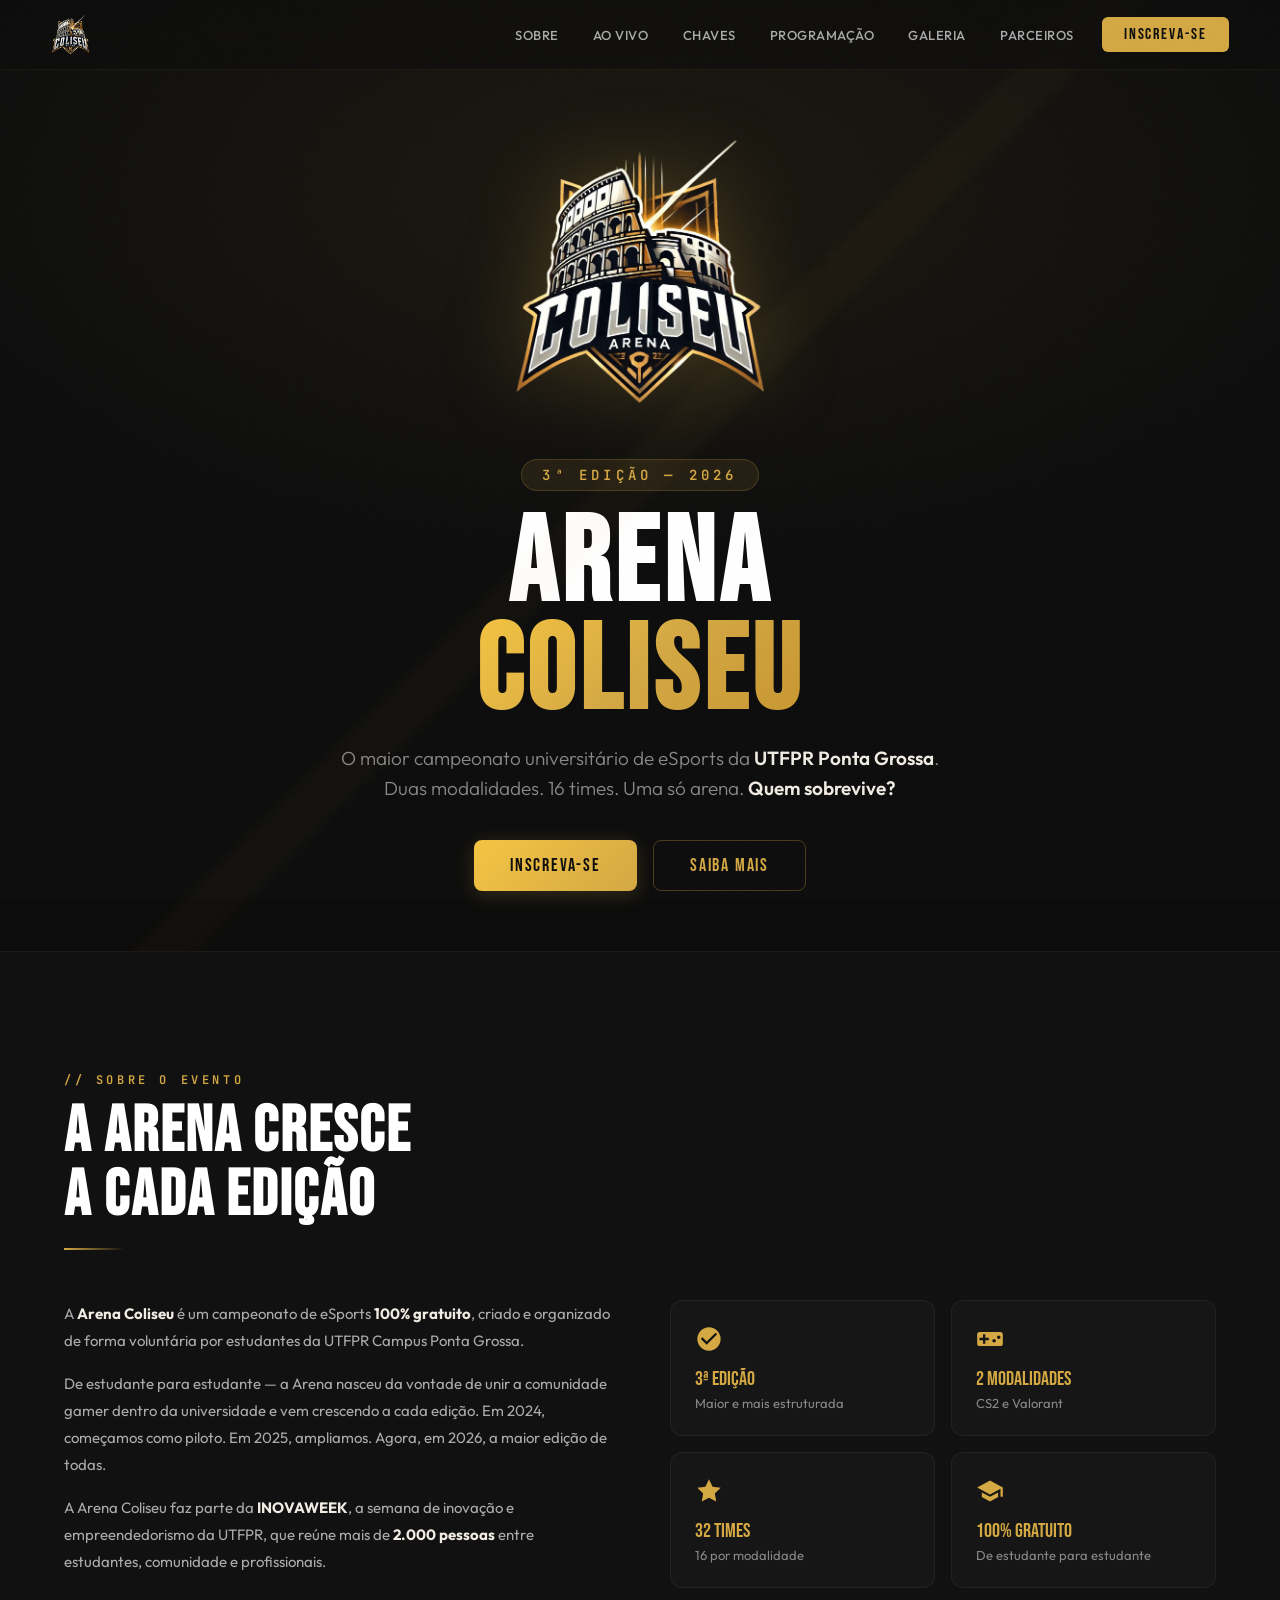
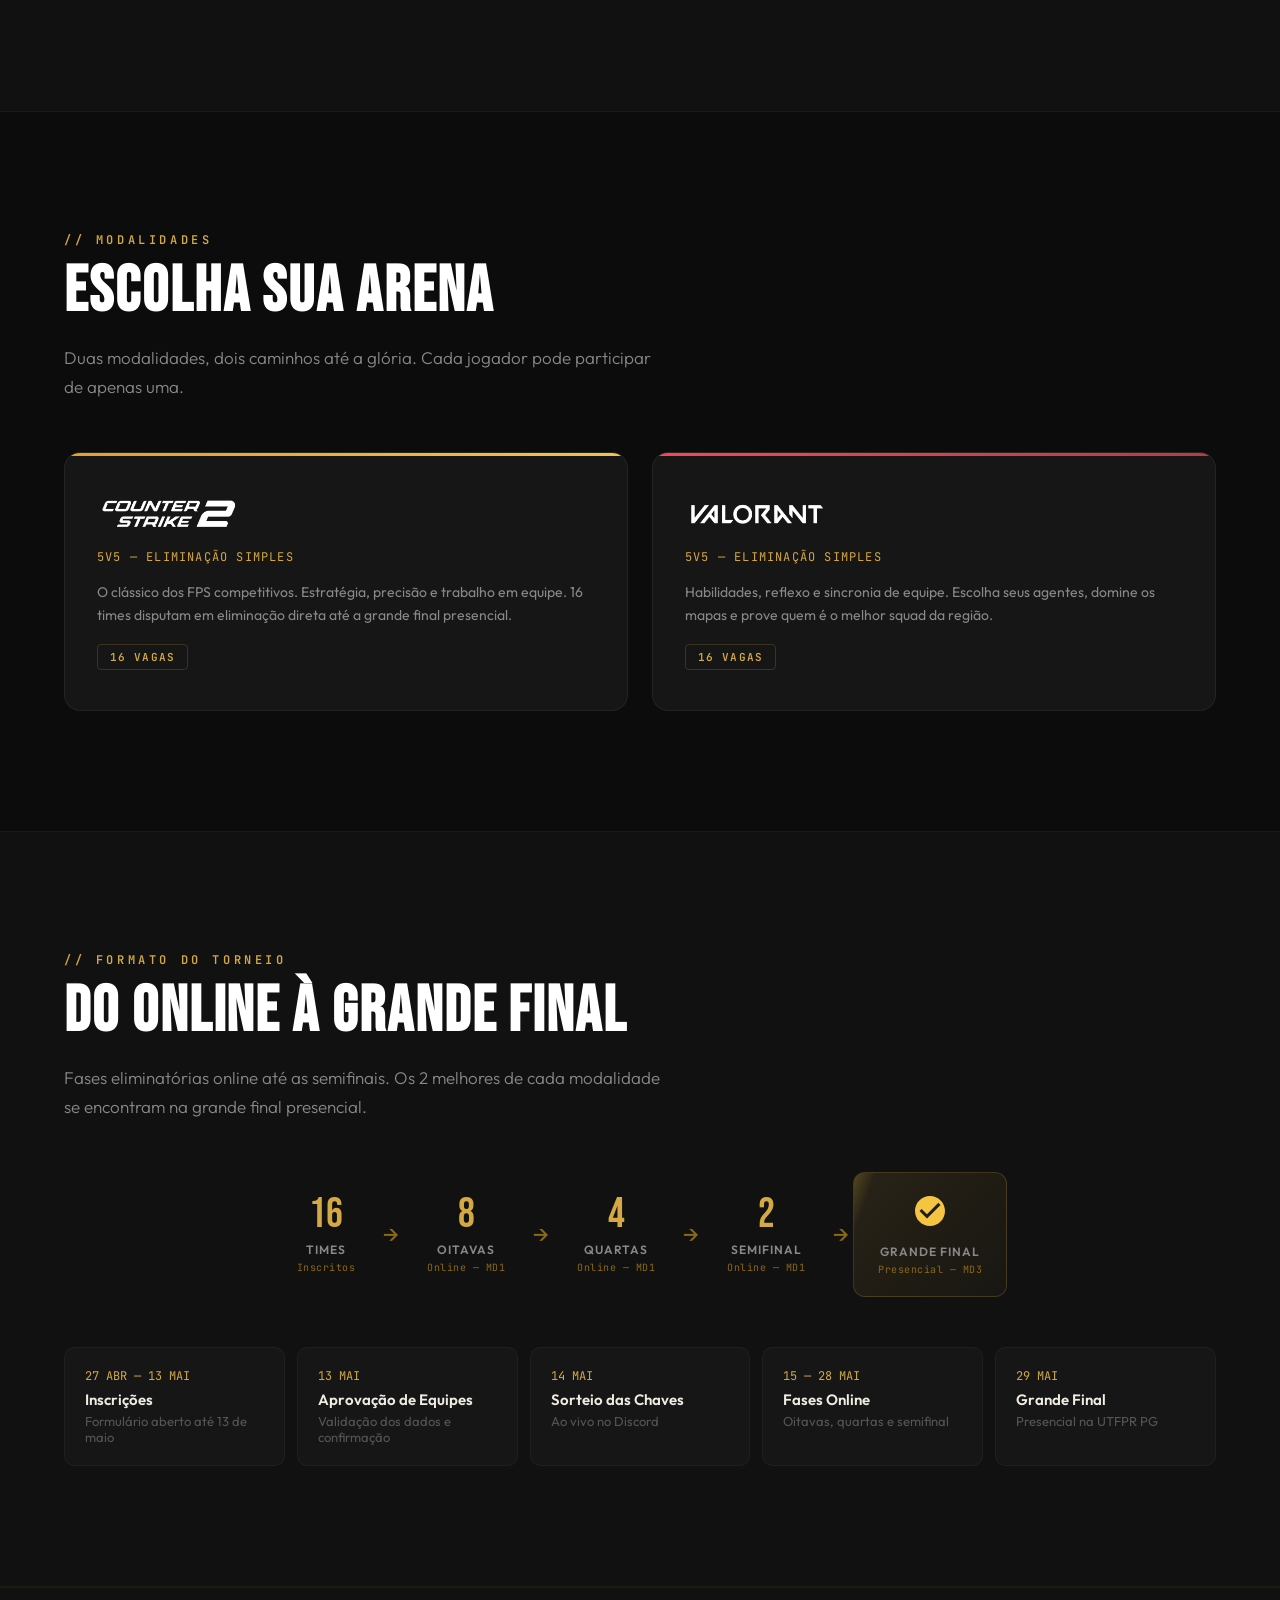
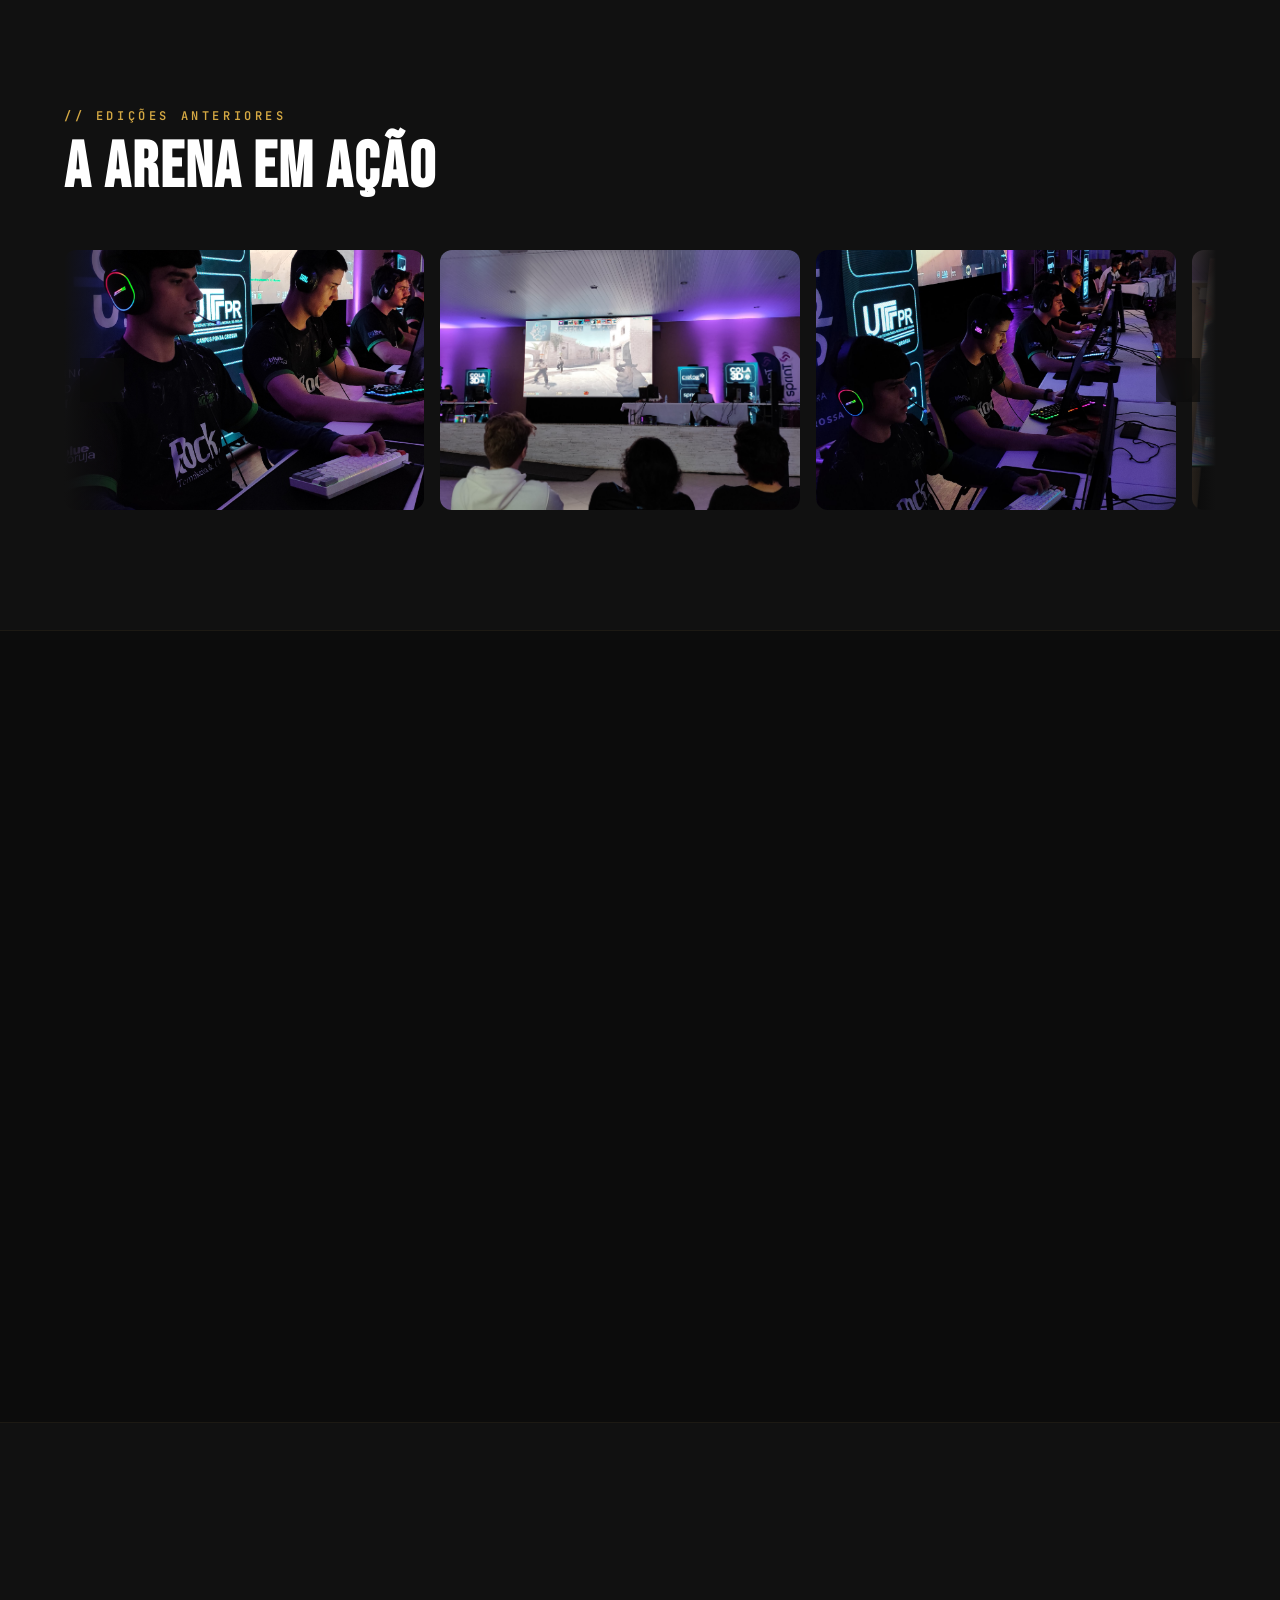
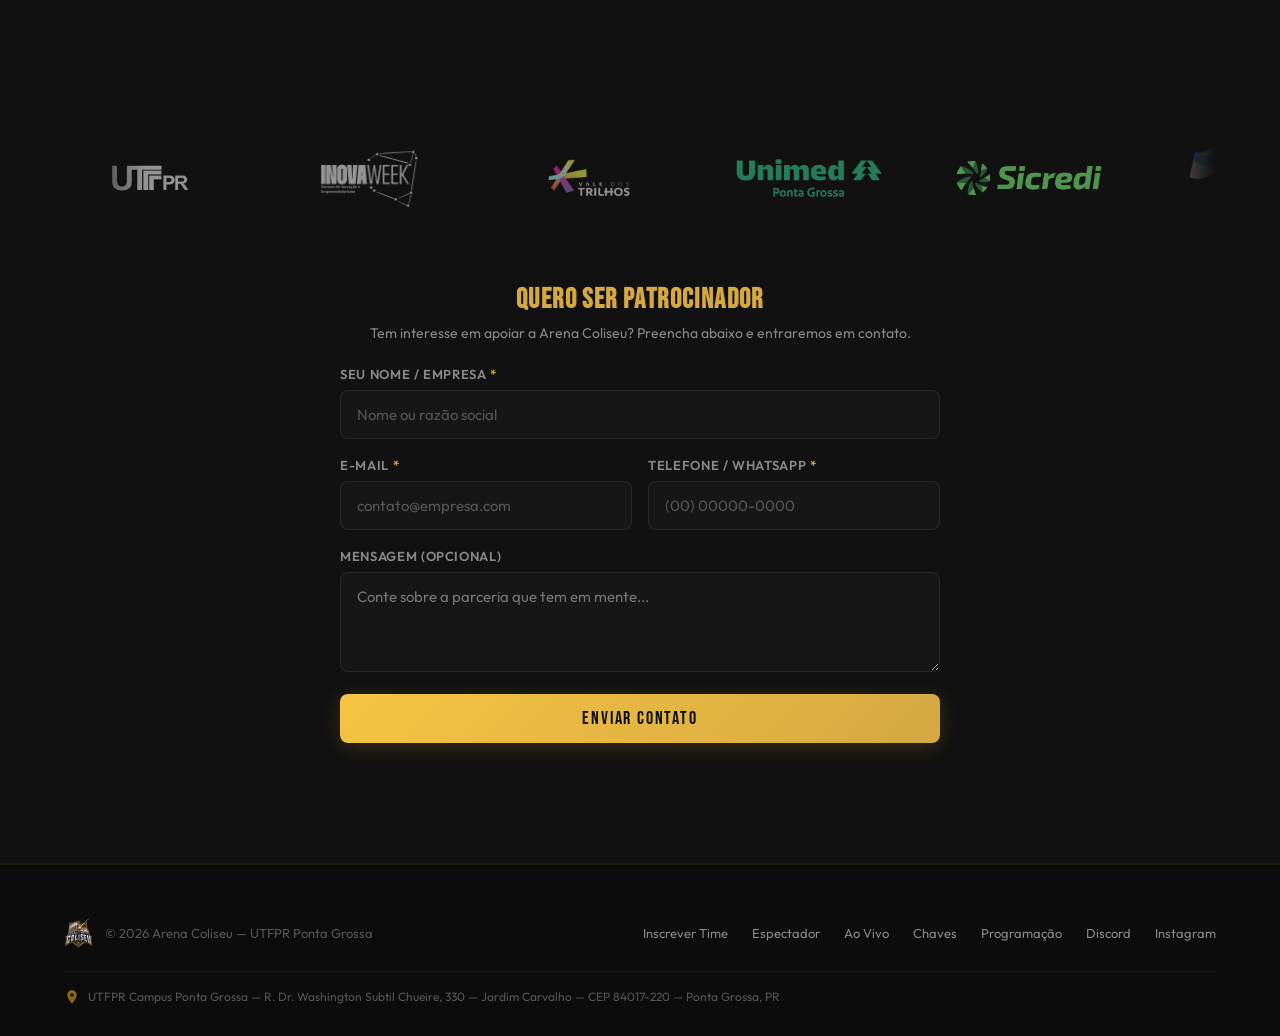
<file: index.html>
<!DOCTYPE html>
<html lang="pt-BR">
<head>
<meta charset="UTF-8">
<meta name="viewport" content="width=device-width, initial-scale=1.0">
<title>Arena Coliseu — 3ª Edição | Campeonato de eSports</title>
<link rel="stylesheet" href="styles.css">
<style>
/* HERO */
.hero {
  position: relative; min-height: 100vh; display: flex; flex-direction: column;
  align-items: center; justify-content: center; text-align: center;
  padding: calc(var(--header-h) + 40px) 24px 60px; overflow: hidden;
}
.hero::before { content: ''; position: absolute; top: -20%; left: 50%; transform: translateX(-50%); width: 120%; height: 80%; background: radial-gradient(ellipse at center, rgba(212,168,67,0.08) 0%, transparent 70%); pointer-events: none; }
.hero::after { content: ''; position: absolute; inset: 0; pointer-events: none; background: linear-gradient(135deg, transparent 48%, rgba(212,168,67,0.03) 49%, rgba(212,168,67,0.03) 51%, transparent 52%); }
.hero__logo { width: clamp(140px, 22vw, 260px); margin-bottom: 24px; filter: drop-shadow(0 0 40px rgba(212,168,67,0.25)); animation: heroFloat 4s ease-in-out infinite; }
@keyframes heroFloat { 0%,100% { transform: translateY(0); } 50% { transform: translateY(-10px); } }
.hero__edition { font-family: var(--font-mono); font-size: clamp(12px,1.5vw,14px); font-weight: 600; letter-spacing: 0.3em; text-transform: uppercase; color: var(--gold); background: rgba(212,168,67,0.1); border: 1px solid rgba(212,168,67,0.2); padding: 6px 20px; border-radius: 100px; margin-bottom: 20px; animation: fadeUp .8s .2s both var(--ease-out-expo); }
.hero__title { font-family: var(--font-display); font-size: clamp(48px,10vw,120px); line-height: .9; letter-spacing: .04em; color: var(--white-pure); margin-bottom: 16px; animation: fadeUp .8s .35s both var(--ease-out-expo); }
.hero__title span { display: block; background: linear-gradient(135deg, var(--gold-bright), var(--gold), var(--gold-deep)); -webkit-background-clip: text; -webkit-text-fill-color: transparent; background-clip: text; }
.hero__sub { font-size: clamp(15px,2vw,19px); font-weight: 300; color: var(--gray-light); max-width: 600px; line-height: 1.6; margin-bottom: 36px; animation: fadeUp .8s .5s both var(--ease-out-expo); }
.hero__sub strong { color: var(--white); font-weight: 600; }
.hero__actions { display: flex; gap: 16px; flex-wrap: wrap; justify-content: center; animation: fadeUp .8s .65s both var(--ease-out-expo); }
@keyframes fadeUp { from { opacity: 0; transform: translateY(30px); } to { opacity: 1; transform: translateY(0); } }

/* ABOUT */
.about__grid { display: grid; grid-template-columns: 1fr 1fr; gap: 60px; margin-top: 50px; align-items: start; }
.about__text p { font-size: 15px; color: var(--gray-muted); line-height: 1.8; margin-bottom: 16px; }
.about__text p strong { color: var(--white); }
.about__cards { display: grid; grid-template-columns: 1fr 1fr; gap: 16px; }
.about__card { background: var(--black-card); border: 1px solid rgba(255,255,255,0.05); border-radius: 12px; padding: 24px; transition: border-color .3s, transform .3s; }
.about__card:hover { border-color: rgba(212,168,67,0.2); transform: translateY(-4px); }
.about__card svg { width: 28px; height: 28px; fill: var(--gold); margin-bottom: 10px; }
.about__card__title { font-family: var(--font-display); font-size: 20px; color: var(--gold); }
.about__card__desc { font-size: 13px; color: var(--gray-light); margin-top: 4px; }
@media (max-width: 768px) { .about__grid { grid-template-columns: 1fr; gap: 40px; } }

/* MODALITIES */
.modalities__grid { display: grid; grid-template-columns: 1fr 1fr; gap: 24px; margin-top: 50px; }
.mod-card { position: relative; border-radius: 16px; overflow: hidden; border: 1px solid rgba(255,255,255,0.06); background: var(--black-card); padding: 40px 32px; transition: border-color .4s, transform .4s; }
.mod-card:hover { border-color: rgba(212,168,67,0.25); transform: translateY(-4px); }
.mod-card::before { content: ''; position: absolute; top: 0; left: 0; right: 0; height: 3px; }
.mod-card--cs::before { background: linear-gradient(90deg, #E8A025, #F5C542); }
.mod-card--val::before { background: linear-gradient(90deg, #FD4556, #BD3944); }
.mod-card__logo { height: 40px; margin-bottom: 16px; }
.mod-card__format { font-family: var(--font-mono); font-size: 12px; letter-spacing: .1em; color: var(--gold); text-transform: uppercase; margin-bottom: 16px; }
.mod-card__desc { font-size: 14px; color: var(--gray-light); line-height: 1.7; }
.mod-card__badge { display: inline-block; margin-top: 16px; font-family: var(--font-mono); font-size: 11px; font-weight: 600; letter-spacing: .1em; text-transform: uppercase; padding: 5px 12px; border-radius: 4px; border: 1px solid rgba(212,168,67,0.2); color: var(--gold); }
@media (max-width: 768px) { .modalities__grid { grid-template-columns: 1fr; } }

/* FORMAT */
.format__bracket { margin-top: 50px; display: flex; align-items: center; justify-content: center; gap: 0; flex-wrap: wrap; }
.bracket-stage { text-align: center; padding: 20px 24px; }
.bracket-stage__num { font-family: var(--font-display); font-size: 42px; color: var(--gold); line-height: 1; }
.bracket-stage__label { font-size: 12px; font-weight: 600; letter-spacing: .08em; text-transform: uppercase; color: var(--gray-light); margin-top: 6px; }
.bracket-stage__mode { font-family: var(--font-mono); font-size: 10px; color: var(--gold-dim); letter-spacing: .05em; margin-top: 4px; }
.bracket-arrow { font-size: 24px; color: var(--gold-dim); margin: 0 4px; }
.bracket-stage--final { background: linear-gradient(135deg, rgba(212,168,67,0.12), rgba(212,168,67,0.04)); border: 1px solid rgba(212,168,67,0.2); border-radius: 12px; }
.format__timeline { margin-top: 50px; display: grid; grid-template-columns: repeat(auto-fit, minmax(200px, 1fr)); gap: 12px; }
.tl-item { background: var(--black-card); border: 1px solid rgba(255,255,255,0.04); border-radius: 10px; padding: 20px; transition: border-color .3s; }
.tl-item:hover { border-color: rgba(212,168,67,0.15); }
.tl-item__date { font-family: var(--font-mono); font-size: 12px; color: var(--gold); }
.tl-item__title { font-weight: 600; font-size: 15px; color: var(--white); margin-top: 6px; }
.tl-item__desc { font-size: 13px; color: var(--gray); margin-top: 4px; }

/* GALLERY */
.gallery-carousel { margin-top: 50px; overflow: hidden; position: relative; }
.gallery-carousel::before, .gallery-carousel::after { content: ''; position: absolute; top: 0; bottom: 0; width: 60px; z-index: 2; pointer-events: none; }
.gallery-carousel::before { left: 0; background: linear-gradient(to right, var(--black-light), transparent); }
.gallery-carousel::after { right: 0; background: linear-gradient(to left, var(--black-light), transparent); }
.gallery-track { display: flex; gap: 16px; width: max-content; transition: transform 0.5s cubic-bezier(0.16,1,0.3,1); }
.gallery-item { flex-shrink: 0; width: 360px; height: 260px; border-radius: 12px; overflow: hidden; }
.gallery-item img { width: 100%; height: 100%; object-fit: cover; transition: transform .6s var(--ease-out-expo); }
.gallery-item:hover img { transform: scale(1.06); }
.gallery-arrow {
  position: absolute; top: 50%; transform: translateY(-50%); z-index: 5;
  width: 44px; height: 44px; border-radius: 50%; border: none;
  background: rgba(12,12,12,0.7); backdrop-filter: blur(8px);
  color: var(--gold); font-size: 20px; cursor: pointer;
  display: flex; align-items: center; justify-content: center;
  transition: background .3s, transform .3s, box-shadow .3s;
}
.gallery-arrow:hover { background: rgba(212,168,67,0.2); box-shadow: 0 0 15px rgba(212,168,67,0.2); transform: translateY(-50%) scale(1.1); }
.gallery-arrow--left { left: 16px; }
.gallery-arrow--right { right: 16px; }
@media (max-width: 600px) { .gallery-item { width: 280px; height: 200px; } .gallery-arrow { width: 36px; height: 36px; font-size: 16px; } }

/* INSCRICAO SECTION */
.inscricao-cards { display: grid; grid-template-columns: 1fr 1fr; gap: 30px; margin: 40px auto 0; max-width: 750px; }
.inscricao-card {
  background: var(--black-card); border: 2px solid rgba(212,168,67,0.15); border-radius: 16px;
  padding: 48px 32px; text-align: center; transition: border-color .3s, transform .3s, box-shadow .3s;
  position: relative; overflow: hidden;
  box-shadow: 0 0 20px rgba(212,168,67,0.08), inset 0 0 20px rgba(212,168,67,0.02);
  animation: inscricaoGlow 2.5s ease-in-out infinite alternate;
}
@keyframes inscricaoGlow {
  0% { box-shadow: 0 0 20px rgba(212,168,67,0.08), inset 0 0 20px rgba(212,168,67,0.02); border-color: rgba(212,168,67,0.15); }
  100% { box-shadow: 0 0 35px rgba(212,168,67,0.2), inset 0 0 25px rgba(212,168,67,0.04); border-color: rgba(212,168,67,0.35); }
}
.inscricao-card::before {
  content: ''; position: absolute; width: 50px; height: 200%; top: -50%; left: -50px;
  background: linear-gradient(90deg, transparent, rgba(245,197,66,0.15), transparent);
  animation: inscricaoSweep 4s ease-in-out infinite; transform: skewX(-20deg); pointer-events: none;
}
@keyframes inscricaoSweep { 0% { left: -50px; } 50% { left: calc(100% + 50px); } 100% { left: -50px; } }
.inscricao-card:hover { border-color: var(--gold); transform: translateY(-6px); box-shadow: 0 0 40px rgba(212,168,67,0.3), inset 0 0 30px rgba(212,168,67,0.05); }
.inscricao-card svg { width: 56px; height: 56px; fill: var(--gold); margin-bottom: 20px; }
.inscricao-card h3 { font-family: var(--font-display); font-size: 28px; color: var(--white); letter-spacing: .05em; margin-bottom: 10px; }
.inscricao-card p { font-size: 14px; color: var(--gray-light); margin-bottom: 24px; line-height: 1.6; }
.inscricao-card .btn { font-size: 16px; padding: 14px 28px; }

/* Grande Final glow in format section */
.bracket-stage--final {
  animation: finalStageGlow 2.5s ease-in-out infinite alternate;
  position: relative; overflow: hidden;
}
@keyframes finalStageGlow {
  0% { box-shadow: 0 0 15px rgba(212,168,67,0.1); border-color: rgba(212,168,67,0.2); }
  100% { box-shadow: 0 0 30px rgba(212,168,67,0.3); border-color: rgba(212,168,67,0.5); }
}
.bracket-stage--final::after {
  content: ''; position: absolute; width: 40px; height: 200%; top: -50%; left: -40px;
  background: linear-gradient(90deg, transparent, rgba(245,197,66,0.2), transparent);
  animation: inscricaoSweep 3.5s ease-in-out infinite; transform: skewX(-20deg); pointer-events: none;
}

/* SPONSORS CTA */
.sponsors__cta { margin: 60px auto 0; max-width: 600px; text-align: center; }
.sponsors__cta .form { text-align: left; }
.sponsors__cta h3 { font-family: var(--font-display); font-size: 28px; color: var(--gold); letter-spacing: .05em; margin-bottom: 8px; }
.sponsors__cta > p { font-size: 14px; color: var(--gray-light); margin-bottom: 24px; }
</style>
</head>
<body>

<!-- HEADER -->
<header class="header" id="header">
  <a href="index.html"><img src="assets/img/logo.png" alt="Arena Coliseu" class="header__logo"></a>
  <nav class="nav" id="nav">
    <a href="#sobre" class="nav__link" onclick="closeNav()">Sobre</a>
    <a href="transmissao.html" class="nav__link" onclick="closeNav()">Ao Vivo</a>
    <a href="chaves.html" class="nav__link" onclick="closeNav()">Chaves</a>
    <a href="programacao.html" class="nav__link" onclick="closeNav()">Programação</a>
    <a href="#galeria" class="nav__link" onclick="closeNav()">Galeria</a>
    <a href="#patrocinadores" class="nav__link" onclick="closeNav()">Parceiros</a>
    <a href="#inscricao" class="nav__cta" onclick="closeNav()">Inscreva-se</a>
  </nav>
  <button class="hamburger" id="hamburger" aria-label="Menu"><span></span><span></span><span></span></button>
</header>

<!-- HERO -->
<section class="hero">
  <img src="assets/img/logo.png" alt="Arena Coliseu" class="hero__logo">
  <div class="hero__edition">3ª Edição — 2026</div>
  <h1 class="hero__title">Arena<br><span>Coliseu</span></h1>
  <p class="hero__sub">O maior campeonato universitário de eSports da <strong>UTFPR Ponta Grossa</strong>. Duas modalidades. 16 times. Uma só arena. <strong>Quem sobrevive?</strong></p>
  <div class="hero__actions">
    <a href="#inscricao" class="btn btn--primary">Inscreva-se</a>
    <a href="#sobre" class="btn btn--outline">Saiba Mais</a>
  </div>
</section>

<!-- ABOUT -->
<section class="section section--alt" id="sobre">
  <div data-reveal>
    <div class="section__label">// Sobre o Evento</div>
    <h2 class="section__title">A Arena Cresce<br>a Cada Edição</h2>
    <div class="gold-line"></div>
  </div>
  <div class="about__grid">
    <div class="about__text" data-reveal="left" data-delay="100">
      <p>A <strong>Arena Coliseu</strong> é um campeonato de eSports <strong>100% gratuito</strong>, criado e organizado de forma voluntária por estudantes da UTFPR Campus Ponta Grossa.</p>
      <p>De estudante para estudante — a Arena nasceu da vontade de unir a comunidade gamer dentro da universidade e vem crescendo a cada edição. Em 2024, começamos como piloto. Em 2025, ampliamos. Agora, em 2026, a maior edição de todas.</p>
      <p>A Arena Coliseu faz parte da <strong>INOVAWEEK</strong>, a semana de inovação e empreendedorismo da UTFPR, que reúne mais de <strong>2.000 pessoas</strong> entre estudantes, comunidade e profissionais.</p>
    </div>
    <div class="about__cards" data-reveal="right" data-delay="200">
      <div class="about__card">
        <svg viewBox="0 0 24 24"><path d="M12 2C6.48 2 2 6.48 2 12s4.48 10 10 10 10-4.48 10-10S17.52 2 12 2zm-2 15l-5-5 1.41-1.41L10 14.17l7.59-7.59L19 8l-9 9z"/></svg>
        <div class="about__card__title">3ª Edição</div>
        <div class="about__card__desc">Maior e mais estruturada</div>
      </div>
      <div class="about__card">
        <svg viewBox="0 0 24 24"><path d="M21 6H3c-1.1 0-2 .9-2 2v8c0 1.1.9 2 2 2h18c1.1 0 2-.9 2-2V8c0-1.1-.9-2-2-2zm-10 7H8v3H6v-3H3v-2h3V8h2v3h3v2zm4.5 2c-.83 0-1.5-.67-1.5-1.5s.67-1.5 1.5-1.5 1.5.67 1.5 1.5-.67 1.5-1.5 1.5zm4-3c-.83 0-1.5-.67-1.5-1.5S18.67 9 19.5 9s1.5.67 1.5 1.5-.67 1.5-1.5 1.5z"/></svg>
        <div class="about__card__title">2 Modalidades</div>
        <div class="about__card__desc">CS2 e Valorant</div>
      </div>
      <div class="about__card">
        <svg viewBox="0 0 24 24"><path d="M12 2l3.09 6.26L22 9.27l-5 4.87 1.18 6.88L12 17.77l-6.18 3.25L7 14.14 2 9.27l6.91-1.01L12 2z"/></svg>
        <div class="about__card__title">32 Times</div>
        <div class="about__card__desc">16 por modalidade</div>
      </div>
      <div class="about__card">
        <svg viewBox="0 0 24 24"><path d="M5 13.18v4L12 21l7-3.82v-4L12 17l-7-3.82zM12 3L1 9l11 6 9-4.91V17h2V9L12 3z"/></svg>
        <div class="about__card__title">100% Gratuito</div>
        <div class="about__card__desc">De estudante para estudante</div>
      </div>
    </div>
  </div>
</section>

<!-- MODALITIES -->
<section class="section" id="modalidades">
  <div data-reveal>
    <div class="section__label">// Modalidades</div>
    <h2 class="section__title">Escolha sua Arena</h2>
    <p class="section__desc">Duas modalidades, dois caminhos até a glória. Cada jogador pode participar de apenas uma.</p>
  </div>
  <div class="modalities__grid">
    <div class="mod-card mod-card--cs" data-reveal="left" data-delay="100">
      <img src="assets/img/logo-counter-strike-2.png" alt="Counter-Strike 2" class="mod-card__logo">
      <div class="mod-card__format">5v5 — Eliminação Simples</div>
      <div class="mod-card__desc">O clássico dos FPS competitivos. Estratégia, precisão e trabalho em equipe. 16 times disputam em eliminação direta até a grande final presencial.</div>
      <div class="mod-card__badge">16 vagas</div>
    </div>
    <div class="mod-card mod-card--val" data-reveal="right" data-delay="200">
      <img src="assets/img/logo-valorant.png" alt="Valorant" class="mod-card__logo">
      <div class="mod-card__format">5v5 — Eliminação Simples</div>
      <div class="mod-card__desc">Habilidades, reflexo e sincronia de equipe. Escolha seus agentes, domine os mapas e prove quem é o melhor squad da região.</div>
      <div class="mod-card__badge">16 vagas</div>
    </div>
  </div>
</section>

<!-- FORMAT -->
<section class="section section--alt" id="formato">
  <div data-reveal>
    <div class="section__label">// Formato do Torneio</div>
    <h2 class="section__title">Do Online à Grande Final</h2>
    <p class="section__desc">Fases eliminatórias online até as semifinais. Os 2 melhores de cada modalidade se encontram na grande final presencial.</p>
  </div>
  <div class="format__bracket" data-reveal="scale" data-delay="100">
    <div class="bracket-stage"><div class="bracket-stage__num">16</div><div class="bracket-stage__label">Times</div><div class="bracket-stage__mode">Inscritos</div></div>
    <div class="bracket-arrow">&rarr;</div>
    <div class="bracket-stage"><div class="bracket-stage__num">8</div><div class="bracket-stage__label">Oitavas</div><div class="bracket-stage__mode">Online — MD1</div></div>
    <div class="bracket-arrow">&rarr;</div>
    <div class="bracket-stage"><div class="bracket-stage__num">4</div><div class="bracket-stage__label">Quartas</div><div class="bracket-stage__mode">Online — MD1</div></div>
    <div class="bracket-arrow">&rarr;</div>
    <div class="bracket-stage"><div class="bracket-stage__num">2</div><div class="bracket-stage__label">Semifinal</div><div class="bracket-stage__mode">Online — MD1</div></div>
    <div class="bracket-arrow">&rarr;</div>
    <div class="bracket-stage bracket-stage--final"><div class="bracket-stage__num"><svg viewBox="0 0 24 24" style="width:36px;height:36px;fill:var(--gold-bright);"><path d="M12 2C6.48 2 2 6.48 2 12s4.48 10 10 10 10-4.48 10-10S17.52 2 12 2zm-2 15l-5-5 1.41-1.41L10 14.17l7.59-7.59L19 8l-9 9z"/></svg></div><div class="bracket-stage__label">Grande Final</div><div class="bracket-stage__mode">Presencial — MD3</div></div>
  </div>
  <div class="format__timeline" data-reveal data-delay="200">
    <div class="tl-item"><div class="tl-item__date">27 ABR — 13 MAI</div><div class="tl-item__title">Inscrições</div><div class="tl-item__desc">Formulário aberto até 13 de maio</div></div>
    <div class="tl-item"><div class="tl-item__date">13 MAI</div><div class="tl-item__title">Aprovação de Equipes</div><div class="tl-item__desc">Validação dos dados e confirmação</div></div>
    <div class="tl-item"><div class="tl-item__date">14 MAI</div><div class="tl-item__title">Sorteio das Chaves</div><div class="tl-item__desc">Ao vivo no Discord</div></div>
    <div class="tl-item"><div class="tl-item__date">15 — 28 MAI</div><div class="tl-item__title">Fases Online</div><div class="tl-item__desc">Oitavas, quartas e semifinal</div></div>
    <div class="tl-item"><div class="tl-item__date">29 MAI</div><div class="tl-item__title">Grande Final</div><div class="tl-item__desc">Presencial na UTFPR PG</div></div>
  </div>
</section>

<!-- GALLERY -->
<section class="section section--alt" id="galeria">
  <div data-reveal>
    <div class="section__label">// Edições Anteriores</div>
    <h2 class="section__title">A Arena em Ação</h2>
  </div>
  <div class="gallery-carousel" data-reveal="scale" data-delay="100" id="galleryCarousel">
    <button class="gallery-arrow gallery-arrow--left" id="galLeft" aria-label="Anterior">
      <svg viewBox="0 0 24 24" style="width:20px;height:20px;fill:currentColor;"><path d="M15.41 7.41L14 6l-6 6 6 6 1.41-1.41L10.83 12z"/></svg>
    </button>
    <button class="gallery-arrow gallery-arrow--right" id="galRight" aria-label="Próximo">
      <svg viewBox="0 0 24 24" style="width:20px;height:20px;fill:currentColor;"><path d="M10 6L8.59 7.41 13.17 12l-4.58 4.59L10 18l6-6z"/></svg>
    </button>
    <div class="gallery-track" id="galleryTrack">
      <div class="gallery-item"><img src="assets/img/evento-1.jpg" alt="Arena Coliseu" loading="lazy"></div>
      <div class="gallery-item"><img src="assets/img/evento-2.jpeg" alt="Arena Coliseu" loading="lazy"></div>
      <div class="gallery-item"><img src="assets/img/evento-3.jpeg" alt="Arena Coliseu" loading="lazy"></div>
      <div class="gallery-item"><img src="assets/img/evento-4.jpg" alt="Arena Coliseu" loading="lazy"></div>
      <div class="gallery-item"><img src="assets/img/evento-5.jpg" alt="Arena Coliseu" loading="lazy"></div>
      <div class="gallery-item"><img src="assets/img/evento-6.jpg" alt="Arena Coliseu" loading="lazy"></div>
      <div class="gallery-item"><img src="assets/img/evento-7.jpg" alt="Arena Coliseu" loading="lazy"></div>
      <div class="gallery-item"><img src="assets/img/evento-8.jpg" alt="Arena Coliseu" loading="lazy"></div>
      <div class="gallery-item"><img src="assets/img/evento-9.jpg" alt="Arena Coliseu" loading="lazy"></div>
    </div>
  </div>
</section>

<!-- INSCRICAO -->
<section class="section" id="inscricao">
  <div data-reveal>
    <div class="section__label">// Inscrições Abertas</div>
    <h2 class="section__title">Participe da Arena</h2>
    <p class="section__desc">Escolha como você quer participar da 3ª edição. Prazo: <strong>01 a 30 de abril de 2026</strong>.</p>
  </div>
  <div class="inscricao-cards" data-reveal data-delay="100">
    <a href="inscricao-time.html" class="inscricao-card">
      <svg viewBox="0 0 24 24"><path d="M16 11c1.66 0 2.99-1.34 2.99-3S17.66 5 16 5c-1.66 0-3 1.34-3 3s1.34 3 3 3zm-8 0c1.66 0 2.99-1.34 2.99-3S9.66 5 8 5C6.34 5 5 6.34 5 8s1.34 3 3 3zm0 2c-2.33 0-7 1.17-7 3.5V19h14v-2.5c0-2.33-4.67-3.5-7-3.5zm8 0c-.29 0-.62.02-.97.05 1.16.84 1.97 1.97 1.97 3.45V19h6v-2.5c0-2.33-4.67-3.5-7-3.5z"/></svg>
      <h3>Inscrever Time</h3>
      <p>Cadastre sua equipe de 5 jogadores para CS2 ou Valorant.</p>
      <span class="btn btn--primary btn--small">Inscrever Time</span>
    </a>
    <a href="inscricao-espectador.html" class="inscricao-card">
      <svg viewBox="0 0 24 24"><path d="M12 4.5C7 4.5 2.73 7.61 1 12c1.73 4.39 6 7.5 11 7.5s9.27-3.11 11-7.5c-1.73-4.39-6-7.5-11-7.5zM12 17c-2.76 0-5-2.24-5-5s2.24-5 5-5 5 2.24 5 5-2.24 5-5 5zm0-8c-1.66 0-3 1.34-3 3s1.34 3 3 3 3-1.34 3-3-1.34-3-3-3z"/></svg>
      <h3>Quero Assistir</h3>
      <p>Registre sua presença para acompanhar a grande final presencial.</p>
      <span class="btn btn--outline btn--small">Inscrever Espectador</span>
    </a>
  </div>
</section>

<!-- SPONSORS -->
<section class="section section--alt" id="patrocinadores">
  <div data-reveal>
    <div class="section__label">// Parceiros & Patrocinadores</div>
    <h2 class="section__title">Quem Apoia a Arena</h2>
    <p class="section__desc">A Arena Coliseu é 100% gratuita e só é possível graças aos nossos parceiros.</p>
  </div>
  <div class="sponsors-carousel" data-reveal data-delay="100">
    <div class="sponsors-track">
      <img src="assets/img/patrocinadores/logo-utfpr.png" alt="UTFPR" class="sponsor-logo-img">
      <img src="assets/img/patrocinadores/logo-inovaweek.png" alt="INOVAWEEK" class="sponsor-logo-img">
      <img src="assets/img/patrocinadores/logo-valedostrilhos.png" alt="Vale dos Trilhos" class="sponsor-logo-img">
      <img src="assets/img/patrocinadores/unimed.png" alt="Unimed" class="sponsor-logo-img">
      <img src="assets/img/patrocinadores/Sicredi-logo.png" alt="Sicredi" class="sponsor-logo-img">
      <img src="assets/img/patrocinadores/pg.png" alt="APG" class="sponsor-logo-img">
      <img src="assets/img/patrocinadores/comtur.png" alt="Comtur" class="sponsor-logo-img">
      <img src="assets/img/patrocinadores/hotel-pax.png" alt="Hotel Pax" class="sponsor-logo-img">
      <img src="assets/img/patrocinadores/logo-sprint.png" alt="Sprint" class="sponsor-logo-img">
      <img src="assets/img/patrocinadores/logo-cola3d.png" alt="Cola 3D" class="sponsor-logo-img">
      <img src="assets/img/patrocinadores/logo-eris.png" alt="Eris" class="sponsor-logo-img">
      <img src="assets/img/patrocinadores/logo-goblin.png" alt="Goblin" class="sponsor-logo-img">
      <img src="assets/img/patrocinadores/logo-leadzy.png" alt="Leadzy" class="sponsor-logo-img">
      <img src="assets/img/patrocinadores/logo-proem.png" alt="Proem" class="sponsor-logo-img">
      <img src="assets/img/patrocinadores/logo-publiflow.png" alt="Publiflow" class="sponsor-logo-img">
      <img src="assets/img/patrocinadores/logo-utfpr.png" alt="UTFPR" class="sponsor-logo-img">
      <img src="assets/img/patrocinadores/logo-inovaweek.png" alt="INOVAWEEK" class="sponsor-logo-img">
      <img src="assets/img/patrocinadores/logo-valedostrilhos.png" alt="Vale dos Trilhos" class="sponsor-logo-img">
      <img src="assets/img/patrocinadores/unimed.png" alt="Unimed" class="sponsor-logo-img">
      <img src="assets/img/patrocinadores/Sicredi-logo.png" alt="Sicredi" class="sponsor-logo-img">
      <img src="assets/img/patrocinadores/pg.png" alt="APG" class="sponsor-logo-img">
      <img src="assets/img/patrocinadores/comtur.png" alt="Comtur" class="sponsor-logo-img">
      <img src="assets/img/patrocinadores/hotel-pax.png" alt="Hotel Pax" class="sponsor-logo-img">
      <img src="assets/img/patrocinadores/logo-sprint.png" alt="Sprint" class="sponsor-logo-img">
      <img src="assets/img/patrocinadores/logo-cola3d.png" alt="Cola 3D" class="sponsor-logo-img">
      <img src="assets/img/patrocinadores/logo-eris.png" alt="Eris" class="sponsor-logo-img">
      <img src="assets/img/patrocinadores/logo-goblin.png" alt="Goblin" class="sponsor-logo-img">
      <img src="assets/img/patrocinadores/logo-leadzy.png" alt="Leadzy" class="sponsor-logo-img">
      <img src="assets/img/patrocinadores/logo-proem.png" alt="Proem" class="sponsor-logo-img">
      <img src="assets/img/patrocinadores/logo-publiflow.png" alt="Publiflow" class="sponsor-logo-img">
    </div>
  </div>
  <div class="sponsors__cta" data-reveal data-delay="200">
    <h3>Quero ser Patrocinador</h3>
    <p>Tem interesse em apoiar a Arena Coliseu? Preencha abaixo e entraremos em contato.</p>
    <form class="form" id="sponsorForm">
      <div class="form__group"><label class="form__label form__label--required">Seu Nome / Empresa</label><input type="text" class="form__input" name="sponsor_name" placeholder="Nome ou razão social" required></div>
      <div class="form__row">
        <div class="form__group"><label class="form__label form__label--required">E-mail</label><input type="email" class="form__input" name="sponsor_email" placeholder="contato@empresa.com" required></div>
        <div class="form__group"><label class="form__label form__label--required">Telefone / WhatsApp</label><input type="tel" class="form__input" name="sponsor_phone" placeholder="(00) 00000-0000" required></div>
      </div>
      <div class="form__group"><label class="form__label">Mensagem (opcional)</label><textarea class="form__textarea" name="sponsor_msg" placeholder="Conte sobre a parceria que tem em mente..."></textarea></div>
      <input type="text" name="website_url" style="position:absolute;left:-9999px;opacity:0;height:0;" tabindex="-1" autocomplete="off">
      <button type="submit" class="btn btn--primary" style="width:100%;justify-content:center;">Enviar Contato</button>
    </form>
    <div class="form__success" id="sponsorSuccess">
      <svg viewBox="0 0 24 24" style="width:64px;height:64px;fill:var(--gold);margin-bottom:8px;"><path d="M16 11c1.66 0 2.99-1.34 2.99-3S17.66 5 16 5c-1.66 0-3 1.34-3 3s1.34 3 3 3zm-8 0c1.66 0 2.99-1.34 2.99-3S9.66 5 8 5C6.34 5 5 6.34 5 8s1.34 3 3 3zm0 2c-2.33 0-7 1.17-7 3.5V19h14v-2.5c0-2.33-4.67-3.5-7-3.5zm8 0c-.29 0-.62.02-.97.05 1.16.84 1.97 1.97 1.97 3.45V19h6v-2.5c0-2.33-4.67-3.5-7-3.5z"/></svg>
      <h3>Contato Enviado!</h3>
      <p>Obrigado pelo interesse! Entraremos em contato em breve.</p>
    </div>
  </div>
</section>

<!-- FOOTER -->
<footer class="footer">
  <div class="footer__top">
    <div class="footer__brand">
      <img src="assets/img/logo.png" alt="Arena Coliseu" class="footer__logo">
      <span class="footer__copy">&copy; 2026 Arena Coliseu — UTFPR Ponta Grossa</span>
    </div>
    <div class="footer__links">
      <a href="inscricao-time.html" class="footer__link">Inscrever Time</a>
      <a href="inscricao-espectador.html" class="footer__link">Espectador</a>
      <a href="transmissao.html" class="footer__link">Ao Vivo</a>
      <a href="chaves.html" class="footer__link">Chaves</a>
      <a href="programacao.html" class="footer__link">Programação</a>
      <a href="https://discord.gg/GpRnUt4UHT" target="_blank" class="footer__link">Discord</a>
      <a href="https://www.instagram.com/arn_coliseu/" target="_blank" class="footer__link">Instagram</a>
    </div>
  </div>
  <div class="footer__location">
    <svg viewBox="0 0 24 24"><path d="M12 2C8.13 2 5 5.13 5 9c0 5.25 7 13 7 13s7-7.75 7-13c0-3.87-3.13-7-7-7zm0 9.5c-1.38 0-2.5-1.12-2.5-2.5s1.12-2.5 2.5-2.5 2.5 1.12 2.5 2.5-1.12 2.5-2.5 2.5z"/></svg>
    <span>UTFPR Campus Ponta Grossa — R. Dr. Washington Subtil Chueire, 330 — Jardim Carvalho — CEP 84017-220 — Ponta Grossa, PR</span>
  </div>
</footer>

<script>
const header=document.getElementById('header');window.addEventListener('scroll',()=>{header.classList.toggle('scrolled',window.scrollY>50)});
const hamburger=document.getElementById('hamburger'),nav=document.getElementById('nav');
hamburger.addEventListener('click',()=>{hamburger.classList.toggle('active');nav.classList.toggle('open');document.body.style.overflow=nav.classList.contains('open')?'hidden':'';});
function closeNav(){hamburger.classList.remove('active');nav.classList.remove('open');document.body.style.overflow='';}
const ro=new IntersectionObserver(e=>{e.forEach(x=>{if(x.isIntersecting){setTimeout(()=>x.target.classList.add('revealed'),+(x.target.dataset.delay||0));ro.unobserve(x.target);}});},{threshold:.15,rootMargin:'0px 0px -40px 0px'});
document.querySelectorAll('[data-reveal]').forEach(el=>ro.observe(el));
document.addEventListener('input',e=>{if(e.target.type==='tel'){let v=e.target.value.replace(/\D/g,'');if(v.length>11)v=v.slice(0,11);if(v.length>6)v=`(${v.slice(0,2)}) ${v.slice(2,7)}-${v.slice(7)}`;else if(v.length>2)v=`(${v.slice(0,2)}) ${v.slice(2)}`;else if(v.length>0)v=`(${v}`;e.target.value=v;}});

/* Gallery arrows */
(function(){
  var track=document.getElementById('galleryTrack');
  var left=document.getElementById('galLeft');
  var right=document.getElementById('galRight');
  if(!track||!left||!right)return;
  var pos=0;
  var itemW=376; /* 360 + 16 gap */
  var total=track.children.length;
  var maxPos=-(total*itemW - track.parentElement.offsetWidth);
  function update(){
    if(pos>0)pos=0;
    if(pos<maxPos)pos=maxPos;
    track.style.transform='translateX('+pos+'px)';
  }
  right.addEventListener('click',function(){pos-=itemW*2;update();});
  left.addEventListener('click',function(){pos+=itemW*2;update();});
  window.addEventListener('resize',function(){maxPos=-(total*itemW-track.parentElement.offsetWidth);update();});
})();
</script>
<script src="script-formularios.js"></script>
</body>
</html>
</file>
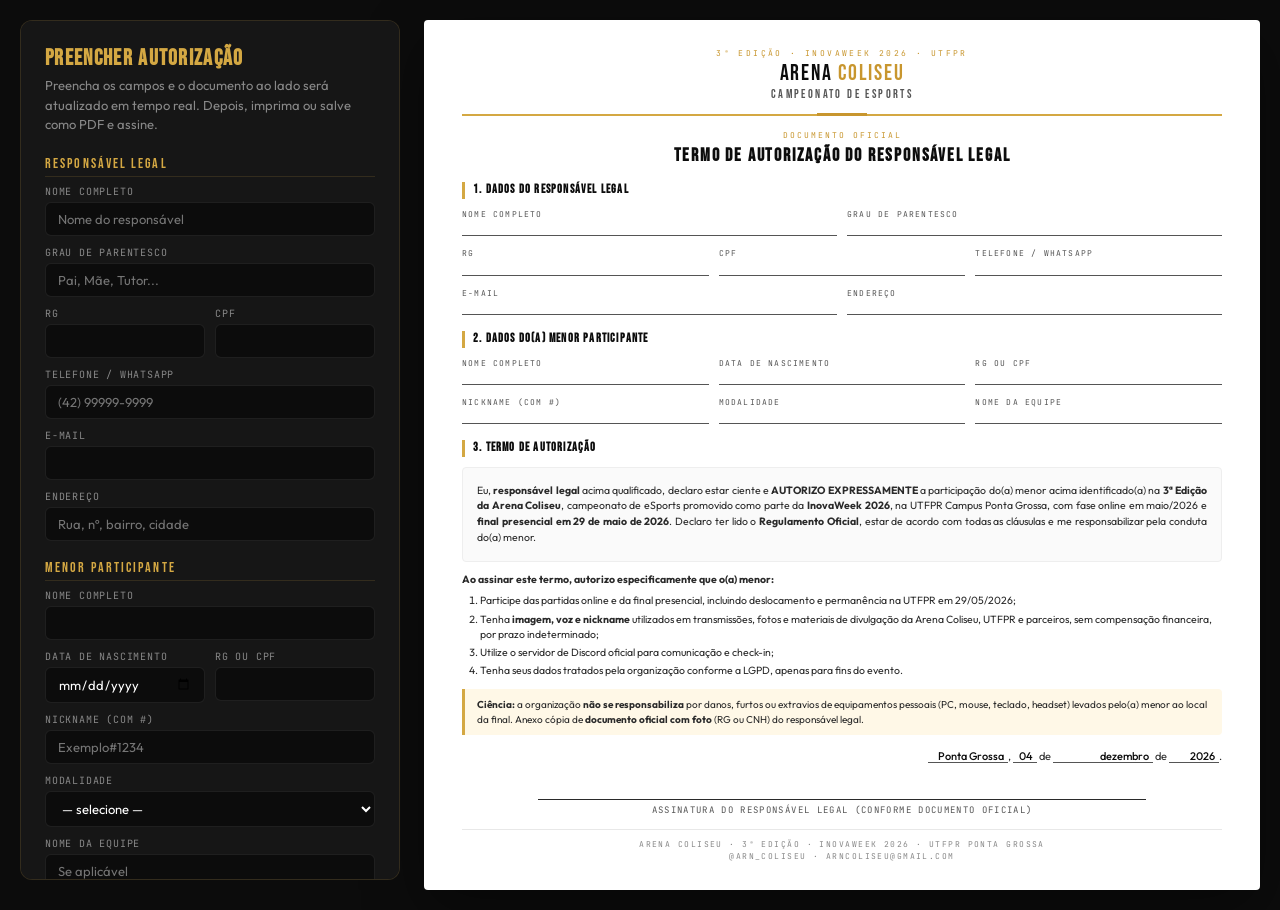
<file: autorizacao-responsavel.html>
<!DOCTYPE html>
<html lang="pt-BR">
<head>
<meta charset="UTF-8">
<meta name="viewport" content="width=device-width, initial-scale=1.0">
<title>Autorização do Responsável — Arena Coliseu 3ª Edição</title>
<link href="https://fonts.googleapis.com/css2?family=Bebas+Neue&family=Outfit:wght@300;400;500;600;700&family=JetBrains+Mono:wght@400;600&display=swap" rel="stylesheet">
<style>
:root {
    --gold: #D4A843;
    --gold-bright: #F5C542;
    --gold-deep: #C8962E;
    --black: #0C0C0C;
    --gray: #555;
    --gray-light: #888;
}

@page { size: A4; margin: 1.2cm; }
* { box-sizing: border-box; margin: 0; padding: 0; -webkit-print-color-adjust: exact; print-color-adjust: exact; }

body {
    font-family: 'Outfit', sans-serif;
    background: #0C0C0C;
    color: #2a2a2a;
    padding: 20px;
    min-height: 100vh;
}

.layout {
    max-width: 1400px;
    margin: 0 auto;
    display: grid;
    grid-template-columns: 380px 1fr;
    gap: 24px;
}

@media (max-width: 1000px) {
    .layout { grid-template-columns: 1fr; }
}

/* Form panel */
.form-panel {
    background: #161616;
    border: 1px solid rgba(212,168,67,0.15);
    border-radius: 12px;
    padding: 24px;
    color: #f0ece3;
    position: sticky;
    top: 20px;
    max-height: calc(100vh - 40px);
    overflow-y: auto;
}
.form-panel h2 {
    font-family: 'Bebas Neue', sans-serif;
    font-size: 22px;
    letter-spacing: 0.06em;
    color: var(--gold);
    margin-bottom: 4px;
}
.form-panel__desc {
    font-size: 13px;
    color: #888;
    margin-bottom: 20px;
    line-height: 1.5;
}
.form-panel__section {
    font-family: 'Bebas Neue', sans-serif;
    font-size: 14px;
    letter-spacing: 0.15em;
    color: var(--gold);
    text-transform: uppercase;
    margin: 18px 0 8px;
    padding-bottom: 4px;
    border-bottom: 1px solid rgba(212,168,67,0.15);
}
.form-panel__group { margin-bottom: 10px; }
.form-panel__label {
    display: block;
    font-family: 'JetBrains Mono', monospace;
    font-size: 10px;
    letter-spacing: 0.08em;
    text-transform: uppercase;
    color: #888;
    margin-bottom: 4px;
}
.form-panel__input,
.form-panel__select {
    width: 100%;
    padding: 8px 12px;
    background: #0C0C0C;
    border: 1px solid rgba(255,255,255,0.08);
    border-radius: 6px;
    color: #fff;
    font-size: 13px;
    font-family: inherit;
    transition: border-color .2s, box-shadow .2s;
    outline: none;
}
.form-panel__input:focus,
.form-panel__select:focus {
    border-color: var(--gold);
    box-shadow: 0 0 0 2px rgba(212,168,67,0.12);
}

.form-row { display: grid; grid-template-columns: 1fr 1fr; gap: 10px; }

.btn {
    font-family: 'Bebas Neue', sans-serif;
    font-size: 14px;
    letter-spacing: 0.1em;
    padding: 12px 18px;
    border-radius: 8px;
    border: none;
    cursor: pointer;
    text-transform: uppercase;
    transition: transform .2s, box-shadow .2s;
    text-decoration: none;
    display: inline-flex;
    align-items: center;
    justify-content: center;
    gap: 8px;
    width: 100%;
}
.btn--primary { background: linear-gradient(135deg, var(--gold-bright), var(--gold)); color: var(--black); margin-top: 18px; }
.btn--primary:hover { transform: translateY(-2px); box-shadow: 0 6px 24px rgba(212,168,67,0.35); }
.btn--ghost { background: transparent; color: var(--gold); border: 1px solid rgba(212,168,67,0.4); margin-top: 8px; }
.btn--ghost:hover { background: rgba(212,168,67,0.08); }

/* Document sheet */
.sheet {
    background: #fff;
    padding: 28px 38px;
    border-radius: 4px;
    box-shadow: 0 20px 60px rgba(0,0,0,0.4);
    color: #2a2a2a;
    line-height: 1.4;
    font-size: 11px;
}

.header {
    text-align: center;
    border-bottom: 2px solid var(--gold);
    padding-bottom: 10px;
    margin-bottom: 14px;
    position: relative;
}
.header::before {
    content: '';
    position: absolute;
    bottom: -2px;
    left: 50%;
    transform: translateX(-50%);
    width: 50px;
    height: 3px;
    background: var(--gold-deep);
}
.header__edition {
    font-family: 'JetBrains Mono', monospace;
    font-size: 8px;
    letter-spacing: 0.3em;
    color: var(--gold-deep);
    text-transform: uppercase;
    margin-bottom: 4px;
}
.header__brand {
    font-family: 'Bebas Neue', sans-serif;
    font-size: 22px;
    letter-spacing: 0.08em;
    color: #0C0C0C;
    line-height: 1;
}
.header__brand span { color: var(--gold-deep); }
.header__sub {
    font-family: 'Bebas Neue', sans-serif;
    font-size: 12px;
    letter-spacing: 0.2em;
    color: var(--gray);
    margin-top: 2px;
    text-transform: uppercase;
}

.doc-title { text-align: center; margin: 10px 0 14px; }
.doc-title h1 {
    font-family: 'Bebas Neue', sans-serif;
    font-size: 18px;
    letter-spacing: 0.1em;
    color: #0C0C0C;
    text-transform: uppercase;
}
.doc-title__label {
    font-family: 'JetBrains Mono', monospace;
    font-size: 8px;
    letter-spacing: 0.25em;
    color: var(--gold-deep);
    text-transform: uppercase;
    margin-bottom: 2px;
}

h3 {
    font-family: 'Bebas Neue', sans-serif;
    font-size: 12px;
    letter-spacing: 0.1em;
    color: #0C0C0C;
    text-transform: uppercase;
    margin: 12px 0 6px;
    padding-left: 8px;
    border-left: 3px solid var(--gold);
}

p { margin: 6px 0; text-align: justify; font-size: 10.5px; line-height: 1.5; }

.fill {
    display: inline-block;
    border-bottom: 1px solid #555;
    min-width: 180px;
    padding: 0 4px;
    height: 14px;
    vertical-align: baseline;
    color: #0C0C0C;
    font-weight: 500;
}
.fill--wide { min-width: 100%; display: block; margin-top: 2px; }
.fill--short { min-width: 80px; }
.fill:empty::before { content: '\00a0'; color: transparent; }

.field-row {
    display: grid;
    grid-template-columns: 1fr 1fr;
    gap: 10px;
    margin: 4px 0;
}
.field-row--3 { grid-template-columns: 1fr 1fr 1fr; }
.field { margin: 4px 0; }
.field__label {
    font-family: 'JetBrains Mono', monospace;
    font-size: 8px;
    letter-spacing: 0.15em;
    color: var(--gray);
    text-transform: uppercase;
    margin-bottom: 1px;
    display: block;
}

.auth-text {
    margin: 10px 0;
    padding: 10px 14px;
    background: #fafafa;
    border: 1px solid #eee;
    border-radius: 4px;
    font-size: 10.5px;
    line-height: 1.5;
}
.auth-text p { margin: 5px 0; }

.highlight-box {
    background: #fff8e7;
    border-left: 3px solid var(--gold);
    padding: 8px 12px;
    margin: 10px 0;
    border-radius: 0 4px 4px 0;
    font-size: 10px;
    line-height: 1.5;
}

ol { padding-left: 18px; margin: 6px 0; font-size: 10.5px; }
ol li { margin-bottom: 3px; line-height: 1.45; }

.place-date { text-align: right; margin: 14px 0 6px; font-size: 11px; }

.signature { text-align: center; margin-top: 8px; }
.signature__line { border-top: 1px solid #2a2a2a; margin: 35px auto 4px; width: 80%; }
.signature__label {
    font-family: 'JetBrains Mono', monospace;
    font-size: 9px;
    letter-spacing: 0.15em;
    color: var(--gray);
    text-transform: uppercase;
}

.footer-doc {
    margin-top: 12px;
    padding-top: 8px;
    border-top: 1px solid #e8e8e8;
    text-align: center;
    font-family: 'JetBrains Mono', monospace;
    font-size: 8px;
    letter-spacing: 0.18em;
    color: var(--gray-light);
    text-transform: uppercase;
    line-height: 1.5;
}

@media print {
    body { background: #fff; padding: 0; }
    .form-panel { display: none; }
    .layout { display: block; }
    .sheet { box-shadow: none; padding: 0; max-width: 100%; border-radius: 0; }
}
</style>
</head>
<body>

<div class="layout">

    <!-- PANEL -->
    <div class="form-panel">
        <h2>Preencher Autorização</h2>
        <div class="form-panel__desc">Preencha os campos e o documento ao lado será atualizado em tempo real. Depois, imprima ou salve como PDF e assine.</div>

        <div class="form-panel__section">Responsável Legal</div>
        <div class="form-panel__group">
            <label class="form-panel__label">Nome Completo</label>
            <input type="text" class="form-panel__input" data-bind="resp_nome" placeholder="Nome do responsável">
        </div>
        <div class="form-panel__group">
            <label class="form-panel__label">Grau de Parentesco</label>
            <input type="text" class="form-panel__input" data-bind="resp_parentesco" placeholder="Pai, Mãe, Tutor...">
        </div>
        <div class="form-row">
            <div class="form-panel__group">
                <label class="form-panel__label">RG</label>
                <input type="text" class="form-panel__input" data-bind="resp_rg">
            </div>
            <div class="form-panel__group">
                <label class="form-panel__label">CPF</label>
                <input type="text" class="form-panel__input" data-bind="resp_cpf">
            </div>
        </div>
        <div class="form-panel__group">
            <label class="form-panel__label">Telefone / WhatsApp</label>
            <input type="text" class="form-panel__input" data-bind="resp_tel" placeholder="(42) 99999-9999">
        </div>
        <div class="form-panel__group">
            <label class="form-panel__label">E-mail</label>
            <input type="email" class="form-panel__input" data-bind="resp_email">
        </div>
        <div class="form-panel__group">
            <label class="form-panel__label">Endereço</label>
            <input type="text" class="form-panel__input" data-bind="resp_end" placeholder="Rua, nº, bairro, cidade">
        </div>

        <div class="form-panel__section">Menor Participante</div>
        <div class="form-panel__group">
            <label class="form-panel__label">Nome Completo</label>
            <input type="text" class="form-panel__input" data-bind="menor_nome">
        </div>
        <div class="form-row">
            <div class="form-panel__group">
                <label class="form-panel__label">Data de Nascimento</label>
                <input type="date" class="form-panel__input" data-bind="menor_nasc">
            </div>
            <div class="form-panel__group">
                <label class="form-panel__label">RG ou CPF</label>
                <input type="text" class="form-panel__input" data-bind="menor_doc">
            </div>
        </div>
        <div class="form-panel__group">
            <label class="form-panel__label">Nickname (com #)</label>
            <input type="text" class="form-panel__input" data-bind="menor_nick" placeholder="Exemplo#1234">
        </div>
        <div class="form-panel__group">
            <label class="form-panel__label">Modalidade</label>
            <select class="form-panel__select" data-bind="menor_modalidade">
                <option value="">— selecione —</option>
                <option value="CS2">Counter-Strike 2</option>
                <option value="Valorant">Valorant</option>
                <option value="Espectador">Espectador</option>
            </select>
        </div>
        <div class="form-panel__group">
            <label class="form-panel__label">Nome da Equipe</label>
            <input type="text" class="form-panel__input" data-bind="menor_equipe" placeholder="Se aplicável">
        </div>

        <div class="form-panel__section">Local e Data</div>
        <div class="form-row">
            <div class="form-panel__group">
                <label class="form-panel__label">Cidade</label>
                <input type="text" class="form-panel__input" data-bind="cidade" placeholder="Ponta Grossa">
            </div>
            <div class="form-panel__group">
                <label class="form-panel__label">Data</label>
                <input type="date" class="form-panel__input" data-bind="data">
            </div>
        </div>

        <button class="btn btn--primary" onclick="window.print()">
            <svg viewBox="0 0 24 24" style="width:14px;height:14px;fill:currentColor;"><path d="M19 8h-1V3H6v5H5c-1.66 0-3 1.34-3 3v6h4v4h12v-4h4v-6c0-1.66-1.34-3-3-3zM8 5h8v3H8V5zm8 14H8v-4h8v4zm3-6c-.55 0-1-.45-1-1s.45-1 1-1 1 .45 1 1-.45 1-1 1z"/></svg>
            Imprimir / Salvar PDF
        </button>
        <a href="inscricao-time.html" class="btn btn--ghost">← Voltar</a>
    </div>

    <!-- SHEET -->
    <div class="sheet">

        <div class="header">
            <div class="header__edition">3ª Edição · InovaWeek 2026 · UTFPR</div>
            <div class="header__brand">Arena <span>Coliseu</span></div>
            <div class="header__sub">Campeonato de eSports</div>
        </div>

        <div class="doc-title">
            <div class="doc-title__label">Documento Oficial</div>
            <h1>Termo de Autorização do Responsável Legal</h1>
        </div>

        <h3>1. Dados do Responsável Legal</h3>
        <div class="field-row">
            <div class="field"><span class="field__label">Nome Completo</span><span class="fill fill--wide" data-fill="resp_nome"></span></div>
            <div class="field"><span class="field__label">Grau de Parentesco</span><span class="fill fill--wide" data-fill="resp_parentesco"></span></div>
        </div>
        <div class="field-row field-row--3">
            <div class="field"><span class="field__label">RG</span><span class="fill fill--wide" data-fill="resp_rg"></span></div>
            <div class="field"><span class="field__label">CPF</span><span class="fill fill--wide" data-fill="resp_cpf"></span></div>
            <div class="field"><span class="field__label">Telefone / WhatsApp</span><span class="fill fill--wide" data-fill="resp_tel"></span></div>
        </div>
        <div class="field-row">
            <div class="field"><span class="field__label">E-mail</span><span class="fill fill--wide" data-fill="resp_email"></span></div>
            <div class="field"><span class="field__label">Endereço</span><span class="fill fill--wide" data-fill="resp_end"></span></div>
        </div>

        <h3>2. Dados do(a) Menor Participante</h3>
        <div class="field-row field-row--3">
            <div class="field"><span class="field__label">Nome Completo</span><span class="fill fill--wide" data-fill="menor_nome"></span></div>
            <div class="field"><span class="field__label">Data de Nascimento</span><span class="fill fill--wide" data-fill="menor_nasc_fmt"></span></div>
            <div class="field"><span class="field__label">RG ou CPF</span><span class="fill fill--wide" data-fill="menor_doc"></span></div>
        </div>
        <div class="field-row field-row--3">
            <div class="field"><span class="field__label">Nickname (com #)</span><span class="fill fill--wide" data-fill="menor_nick"></span></div>
            <div class="field"><span class="field__label">Modalidade</span><span class="fill fill--wide" data-fill="menor_modalidade_fmt"></span></div>
            <div class="field"><span class="field__label">Nome da Equipe</span><span class="fill fill--wide" data-fill="menor_equipe"></span></div>
        </div>

        <h3>3. Termo de Autorização</h3>
        <div class="auth-text">
            <p>Eu, <strong>responsável legal</strong> acima qualificado, declaro estar ciente e <strong>AUTORIZO EXPRESSAMENTE</strong> a participação do(a) menor acima identificado(a) na <strong>3ª Edição da Arena Coliseu</strong>, campeonato de eSports promovido como parte da <strong>InovaWeek 2026</strong>, na UTFPR Campus Ponta Grossa, com fase online em maio/2026 e <strong>final presencial em 29 de maio de 2026</strong>. Declaro ter lido o <strong>Regulamento Oficial</strong>, estar de acordo com todas as cláusulas e me responsabilizar pela conduta do(a) menor.</p>
        </div>

        <p style="font-size:10.5px;margin-top:6px;"><strong>Ao assinar este termo, autorizo especificamente que o(a) menor:</strong></p>
        <ol>
            <li>Participe das partidas online e da final presencial, incluindo deslocamento e permanência na UTFPR em 29/05/2026;</li>
            <li>Tenha <strong>imagem, voz e nickname</strong> utilizados em transmissões, fotos e materiais de divulgação da Arena Coliseu, UTFPR e parceiros, sem compensação financeira, por prazo indeterminado;</li>
            <li>Utilize o servidor de Discord oficial para comunicação e check-in;</li>
            <li>Tenha seus dados tratados pela organização conforme a LGPD, apenas para fins do evento.</li>
        </ol>

        <div class="highlight-box">
            <strong>Ciência:</strong> a organização <strong>não se responsabiliza</strong> por danos, furtos ou extravios de equipamentos pessoais (PC, mouse, teclado, headset) levados pelo(a) menor ao local da final. Anexo cópia de <strong>documento oficial com foto</strong> (RG ou CNH) do responsável legal.
        </div>

        <div class="place-date">
            <span class="fill fill--short" data-fill="cidade"></span>,
            <span class="fill" style="min-width:24px;" data-fill="data_dia"></span> de
            <span class="fill" style="min-width:100px;" data-fill="data_mes"></span> de
            <span class="fill" style="min-width:50px;" data-fill="data_ano"></span>.
        </div>

        <div class="signature">
            <div class="signature__line"></div>
            <div class="signature__label">Assinatura do Responsável Legal (conforme documento oficial)</div>
        </div>

        <div class="footer-doc">
            Arena Coliseu · 3ª Edição · InovaWeek 2026 · UTFPR Ponta Grossa<br>
            @arn_coliseu · arncoliseu@gmail.com
        </div>

    </div>
</div>

<script>
var MESES = ['janeiro','fevereiro','março','abril','maio','junho','julho','agosto','setembro','outubro','novembro','dezembro'];

function setFill(key, value) {
    document.querySelectorAll('[data-fill="' + key + '"]').forEach(function(el){
        el.textContent = value || '';
    });
}

function formatDateBR(isoDate) {
    if (!isoDate) return '';
    var parts = isoDate.split('-');
    if (parts.length !== 3) return isoDate;
    return parts[2] + '/' + parts[1] + '/' + parts[0];
}

function updateFromBind(key, value) {
    setFill(key, value);
    // Campos especiais
    if (key === 'menor_nasc') setFill('menor_nasc_fmt', formatDateBR(value));
    if (key === 'menor_modalidade') {
        var labels = { 'CS2': 'Counter-Strike 2', 'Valorant': 'Valorant', 'Espectador': 'Espectador' };
        setFill('menor_modalidade_fmt', labels[value] || '');
    }
    if (key === 'data' && value) {
        var p = value.split('-');
        if (p.length === 3) {
            setFill('data_dia', p[2]);
            setFill('data_mes', MESES[parseInt(p[1], 10) - 1] || '');
            setFill('data_ano', p[0]);
        } else {
            setFill('data_dia', '');
            setFill('data_mes', '');
            setFill('data_ano', '');
        }
    }
}

document.querySelectorAll('[data-bind]').forEach(function(input) {
    input.addEventListener('input', function() {
        updateFromBind(this.dataset.bind, this.value);
    });
    input.addEventListener('change', function() {
        updateFromBind(this.dataset.bind, this.value);
    });
});

/* Pré-preenche a cidade e a data do dia */
(function() {
    var cityInput = document.querySelector('[data-bind="cidade"]');
    if (cityInput) { cityInput.value = 'Ponta Grossa'; updateFromBind('cidade', 'Ponta Grossa'); }

    var dateInput = document.querySelector('[data-bind="data"]');
    if (dateInput) {
        var t = new Date();
        var iso = t.getFullYear() + '-' + String(t.getMonth()+1).padStart(2,'0') + '-' + String(t.getDate()).padStart(2,'0');
        dateInput.value = iso;
        updateFromBind('data', iso);
    }
})();
</script>

</body>
</html>
</file>
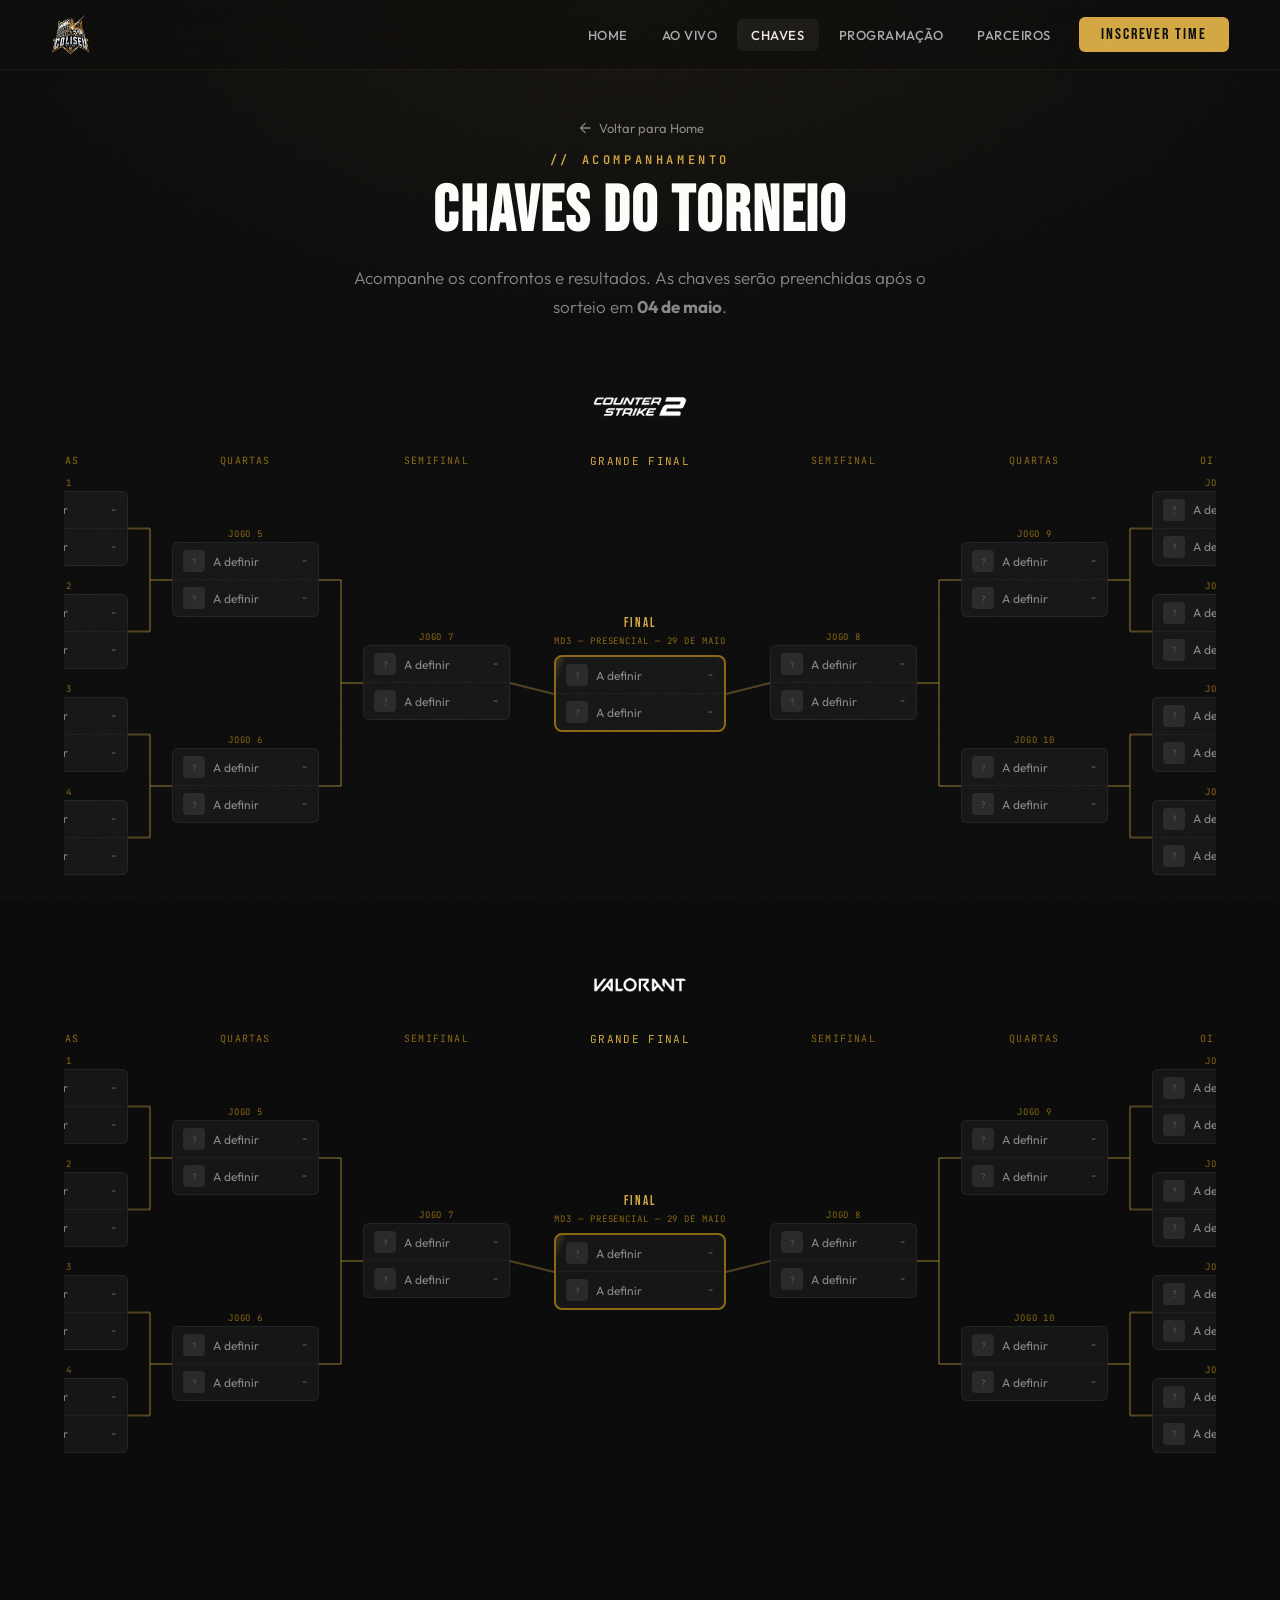
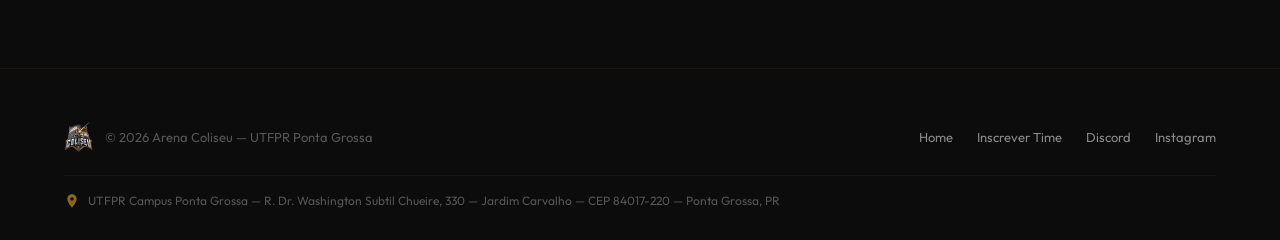
<file: chaves.html>
<!DOCTYPE html>
<html lang="pt-BR">
<head>
<meta charset="UTF-8">
<meta name="viewport" content="width=device-width, initial-scale=1.0">
<title>Chaves do Torneio — Arena Coliseu</title>
<link rel="stylesheet" href="styles.css">
<style>
.bracket-game { margin-bottom: 70px; position: relative; }
.bracket-game__header { display: flex; align-items: center; gap: 14px; margin-bottom: 24px; justify-content: center; }
.bracket-game__header img { height: 28px; }

.bwrap { overflow-x: auto; padding: 10px 0 20px; position: relative; display: flex; justify-content: center; }

.btable { border-collapse: collapse; margin: 0 auto; }
.btable td { padding: 0; vertical-align: middle; }

.bhead {
  font-family: var(--font-mono); font-size: 10px; letter-spacing: .12em;
  text-transform: uppercase; color: var(--gold-dim); text-align: center;
  padding: 0 4px 10px; white-space: nowrap;
}
.bhead--final { color: var(--gold); font-size: 11px; }

td.bmcell { padding: 5px 4px; width: 155px; min-width: 155px; }
td.spacer { width: 36px; min-width: 36px; }

.bmatch {
  background: var(--black-card); border: 1px solid rgba(255,255,255,0.06);
  border-radius: 6px; transition: border-color .3s;
}
.bmatch:hover { border-color: rgba(212,168,67,0.25); }
.bteam {
  display: flex; align-items: center; gap: 8px;
  padding: 7px 10px; font-size: 12px; color: var(--gray-light);
}
.bteam + .bteam { border-top: 1px solid rgba(255,255,255,0.04); }
.bteam__slot {
  width: 22px; height: 22px; border-radius: 4px; background: var(--gray-dark);
  display: flex; align-items: center; justify-content: center;
  font-size: 9px; color: var(--gray); flex-shrink: 0;
}
.bteam__name { flex: 1; white-space: nowrap; overflow: hidden; text-overflow: ellipsis; }
.bteam__score { font-family: var(--font-mono); font-weight: 600; color: var(--gray); }

/* Lines SVG overlay */
.bracket-lines {
  position: absolute; top: 0; left: 0;
  pointer-events: none; z-index: 0;
}
.bracket-lines line {
  stroke: rgba(212,168,67,0.35);
  stroke-width: 2;
}

/* Final */
.final-label {
  font-family: var(--font-display); font-size: 13px; letter-spacing: .15em;
  color: var(--gold); text-align: center; margin-bottom: 4px; text-transform: uppercase;
}
.final-sub {
  font-family: var(--font-mono); font-size: 9px; letter-spacing: .1em;
  text-transform: uppercase; color: var(--gold-dim); text-align: center; margin-bottom: 8px;
}
.bmatch--final {
  border: 2px solid var(--gold-dim); border-radius: 8px;
  position: relative; overflow: hidden;
  animation: finalGlow 2s ease-in-out infinite alternate;
}
@keyframes finalGlow {
  0% { box-shadow: 0 0 15px rgba(212,168,67,0.15); border-color: var(--gold-dim); }
  100% { box-shadow: 0 0 30px rgba(212,168,67,0.35); border-color: var(--gold); }
}
.bmatch--final .sweep {
  position: absolute; inset: -2px; border-radius: 10px;
  z-index: 1; pointer-events: none; overflow: hidden;
}
.bmatch--final .sweep::before {
  content: ''; position: absolute; width: 40px; height: 200%;
  top: -50%; left: -40px;
  background: linear-gradient(90deg, transparent, rgba(245,197,66,0.35), transparent);
  animation: sweepAround 3s ease-in-out infinite; transform: skewX(-20deg);
}
@keyframes sweepAround { 0%{left:-40px} 50%{left:calc(100% + 40px)} 100%{left:-40px} }

@media (max-width: 700px) {
  td.bmcell { width: 120px; min-width: 120px; }
  td.spacer { width: 24px; min-width: 24px; }
  .bteam { padding: 5px 7px; font-size: 11px; }
}
</style>
</head>
<body>
<header class="header" id="header">
  <a href="index.html"><img src="assets/img/logo.png" alt="Arena Coliseu" class="header__logo"></a>
  <nav class="nav" id="nav">
    <a href="index.html" class="nav__link" onclick="closeNav()">Home</a>
    <a href="transmissao.html" class="nav__link" onclick="closeNav()">Ao Vivo</a>
    <a href="chaves.html" class="nav__link active" onclick="closeNav()">Chaves</a>
    <a href="programacao.html" class="nav__link" onclick="closeNav()">Programação</a>
    <a href="index.html#patrocinadores" class="nav__link" onclick="closeNav()">Parceiros</a>
    <a href="inscricao-time.html" class="nav__cta" onclick="closeNav()">Inscrever Time</a>
  </nav>
  <button class="hamburger" id="hamburger" aria-label="Menu"><span></span><span></span><span></span></button>
</header>

<section class="page-hero" style="text-align:center;">
  <a href="index.html" class="page-hero__back" style="justify-content:center;">
    <svg viewBox="0 0 24 24"><path d="M20 11H7.83l5.59-5.59L12 4l-8 8 8 8 1.41-1.41L7.83 13H20v-2z"/></svg>
    Voltar para Home
  </a>
  <div class="section__label">// Acompanhamento</div>
  <h1 class="section__title">Chaves do Torneio</h1>
  <p class="section__desc" style="margin:0 auto;">Acompanhe os confrontos e resultados. As chaves serão preenchidas após o sorteio em <strong>04 de maio</strong>.</p>
</section>

<section class="section" style="padding-top:20px;">
  <div class="bracket-game" data-reveal>
    <div class="bracket-game__header"><img src="assets/img/logo-counter-strike-2.png" alt="CS2"></div>
    <div class="bwrap" id="cs2Wrap"><div id="cs2Bracket"></div></div>
  </div>
  <div class="bracket-game" data-reveal data-delay="200">
    <div class="bracket-game__header"><img src="assets/img/logo-valorant.png" alt="Valorant"></div>
    <div class="bwrap" id="valWrap"><div id="valBracket"></div></div>
  </div>
</section>

<footer class="footer">
  <div class="footer__top">
    <div class="footer__brand"><img src="assets/img/logo.png" alt="Arena Coliseu" class="footer__logo"><span class="footer__copy">&copy; 2026 Arena Coliseu — UTFPR Ponta Grossa</span></div>
    <div class="footer__links"><a href="index.html" class="footer__link">Home</a><a href="inscricao-time.html" class="footer__link">Inscrever Time</a><a href="https://discord.gg/GpRnUt4UHT" target="_blank" class="footer__link">Discord</a><a href="https://www.instagram.com/arn_coliseu/" target="_blank" class="footer__link">Instagram</a></div>
  </div>
  <div class="footer__location">
    <svg viewBox="0 0 24 24"><path d="M12 2C8.13 2 5 5.13 5 9c0 5.25 7 13 7 13s7-7.75 7-13c0-3.87-3.13-7-7-7zm0 9.5c-1.38 0-2.5-1.12-2.5-2.5s1.12-2.5 2.5-2.5 2.5 1.12 2.5 2.5-1.12 2.5-2.5 2.5z"/></svg>
    <span>UTFPR Campus Ponta Grossa — R. Dr. Washington Subtil Chueire, 330 — Jardim Carvalho — CEP 84017-220 — Ponta Grossa, PR</span>
  </div>
</footer>

<script>
const header=document.getElementById('header');window.addEventListener('scroll',()=>{header.classList.toggle('scrolled',window.scrollY>50)});
const hamburger=document.getElementById('hamburger'),nav=document.getElementById('nav');hamburger.addEventListener('click',()=>{hamburger.classList.toggle('active');nav.classList.toggle('open');document.body.style.overflow=nav.classList.contains('open')?'hidden':'';});function closeNav(){hamburger.classList.remove('active');nav.classList.remove('open');document.body.style.overflow='';}
const ro=new IntersectionObserver(e=>{e.forEach(x=>{if(x.isIntersecting){setTimeout(()=>x.target.classList.add('revealed'),+(x.target.dataset.delay||0));ro.unobserve(x.target);}});},{threshold:.1,rootMargin:'0px 0px -20px 0px'});document.querySelectorAll('[data-reveal]').forEach(el=>ro.observe(el));

const T = 'A definir';

function mb(isFinal, dataId, label) {
  const cls = isFinal ? 'bmatch bmatch--final' : 'bmatch';
  const sw = isFinal ? '<div class="sweep"></div>' : '';
  const lbl = label ? `<div style="font-family:var(--font-mono);font-size:9px;letter-spacing:.08em;text-transform:uppercase;color:var(--gold-dim);text-align:center;padding:4px 0 2px;position:relative;z-index:2;">${label}</div>` : '';
  return `${lbl}<div class="${cls}" data-mid="${dataId}">${sw}<div class="bteam" style="position:relative;z-index:2"><span class="bteam__slot">?</span><span class="bteam__name">${T}</span><span class="bteam__score">-</span></div><div class="bteam" style="position:relative;z-index:2"><span class="bteam__slot">?</span><span class="bteam__name">${T}</span><span class="bteam__score">-</span></div></div>`;
}

function buildBracket(id) {
  // Rounds: L-oitavas(4), L-quartas(2), L-semi(1), FINAL(1), R-semi(1), R-quartas(2), R-oitavas(4)
  // 8 data rows. Matches use rowspan for centering.
  let html = '<table class="btable">';

  // Header
  html += '<tr>';
  html += '<td class="bhead">Oitavas</td><td class="spacer"></td>';
  html += '<td class="bhead">Quartas</td><td class="spacer"></td>';
  html += '<td class="bhead">Semifinal</td><td class="spacer"></td>';
  html += '<td class="bhead bhead--final">Grande Final</td><td class="spacer"></td>';
  html += '<td class="bhead">Semifinal</td><td class="spacer"></td>';
  html += '<td class="bhead">Quartas</td><td class="spacer"></td>';
  html += '<td class="bhead">Oitavas</td>';
  html += '</tr>';

  for (let r = 0; r < 8; r++) {
    html += '<tr>';

    // Jogo labels: Oitavas L = jogos 1-4, Quartas L = jogos 5-6, Semi L = jogo 7
    // Final = jogo final, Semi R = jogo 8, Quartas R = jogos 9-10, Oitavas R = jogos 11-14
    const loNum = r/2; // 0,1,2,3

    // Col 0: Oitavas L (4 matches, rowspan 2)
    if (r % 2 === 0) html += `<td class="bmcell" rowspan="2">${mb(false, id+'_lo'+loNum, 'Jogo '+(loNum+1))}</td>`;
    // Col 1: spacer
    if (r % 2 === 0) html += '<td class="spacer" rowspan="2"></td>';
    // Col 2: Quartas L (2 matches, rowspan 4)
    if (r % 4 === 0) html += `<td class="bmcell" rowspan="4">${mb(false, id+'_lq'+r/4, 'Jogo '+(5+r/4))}</td>`;
    // Col 3: spacer
    if (r % 4 === 0) html += '<td class="spacer" rowspan="4"></td>';
    // Col 4: Semi L (1 match, rowspan 8)
    if (r === 0) html += `<td class="bmcell" rowspan="8">${mb(false, id+'_ls0', 'Jogo 7')}</td>`;
    // Col 5: spacer
    if (r === 0) html += '<td class="spacer" rowspan="8"></td>';
    // Col 6: FINAL (rowspan 8)
    if (r === 0) html += `<td class="bmcell" rowspan="8" style="width:180px;min-width:180px;"><div class="final-label">Final</div><div class="final-sub">MD3 — Presencial — 29 de Maio</div>${mb(true, id+'_f')}</td>`;
    // Col 7: spacer
    if (r === 0) html += '<td class="spacer" rowspan="8"></td>';
    // Col 8: Semi R (1 match, rowspan 8)
    if (r === 0) html += `<td class="bmcell" rowspan="8">${mb(false, id+'_rs0', 'Jogo 8')}</td>`;
    // Col 9: spacer
    if (r % 4 === 0) html += '<td class="spacer" rowspan="4"></td>';
    // Col 10: Quartas R (2 matches, rowspan 4)
    if (r % 4 === 0) html += `<td class="bmcell" rowspan="4">${mb(false, id+'_rq'+r/4, 'Jogo '+(9+r/4))}</td>`;
    // Col 11: spacer
    if (r % 2 === 0) html += '<td class="spacer" rowspan="2"></td>';
    // Col 12: Oitavas R (4 matches, rowspan 2)
    if (r % 2 === 0) html += `<td class="bmcell" rowspan="2">${mb(false, id+'_ro'+loNum, 'Jogo '+(11+loNum))}</td>`;

    html += '</tr>';
  }
  html += '</table>';
  document.getElementById(id).innerHTML = html;
}

// Draw lines connecting matches
function drawLines(wrapId, bracketId) {
  const wrap = document.getElementById(wrapId);
  // Remove old SVG
  const old = wrap.querySelector('.bracket-lines');
  if (old) old.remove();

  const wRect = wrap.getBoundingClientRect();
  const svg = document.createElementNS('http://www.w3.org/2000/svg', 'svg');
  svg.classList.add('bracket-lines');
  svg.setAttribute('width', wrap.scrollWidth);
  svg.setAttribute('height', wrap.scrollHeight);
  svg.style.width = wrap.scrollWidth + 'px';
  svg.style.height = wrap.scrollHeight + 'px';
  wrap.appendChild(svg);

  function pos(mid) {
    const el = wrap.querySelector(`[data-mid="${mid}"]`);
    if (!el) return null;
    const r = el.getBoundingClientRect();
    return {
      cx: r.left + r.width / 2 - wRect.left,
      cy: r.top + r.height / 2 - wRect.top,
      l: r.left - wRect.left,
      r: r.right - wRect.left,
      t: r.top - wRect.top,
      b: r.bottom - wRect.top
    };
  }

  function line(x1, y1, x2, y2) {
    const l = document.createElementNS('http://www.w3.org/2000/svg', 'line');
    l.setAttribute('x1', x1); l.setAttribute('y1', y1);
    l.setAttribute('x2', x2); l.setAttribute('y2', y2);
    svg.appendChild(l);
  }

  // Connect two source matches to one target (merge)
  function merge(src1, src2, tgt) {
    const s1 = pos(src1), s2 = pos(src2), t = pos(tgt);
    if (!s1 || !s2 || !t) return;
    const xMid = (s1.r + t.l) / 2;
    // Horizontal from src1 right to midpoint
    line(s1.r, s1.cy, xMid, s1.cy);
    // Horizontal from src2 right to midpoint
    line(s2.r, s2.cy, xMid, s2.cy);
    // Vertical connecting them
    line(xMid, s1.cy, xMid, s2.cy);
    // Horizontal from midpoint to target
    const midY = (s1.cy + s2.cy) / 2;
    line(xMid, midY, t.l, t.cy);
  }

  // Connect one source to one target (straight)
  function straight(src, tgt) {
    const s = pos(src), t = pos(tgt);
    if (!s || !t) return;
    line(s.r, s.cy, t.l, t.cy);
  }

  // Connect one target to two sources (split - right side, target is on left)
  function split(tgt, dst1, dst2) {
    const t = pos(tgt), d1 = pos(dst1), d2 = pos(dst2);
    if (!t || !d1 || !d2) return;
    const xMid = (t.r + d1.l) / 2;
    const midY = (d1.cy + d2.cy) / 2;
    // Horizontal from target right to midpoint
    line(t.r, t.cy, xMid, midY);
    // Vertical splitting
    line(xMid, d1.cy, xMid, d2.cy);
    // Horizontal to dst1
    line(xMid, d1.cy, d1.l, d1.cy);
    // Horizontal to dst2
    line(xMid, d2.cy, d2.l, d2.cy);
  }

  const p = bracketId;

  // LEFT SIDE
  // Oitavas L -> Quartas L
  merge(p+'_lo0', p+'_lo1', p+'_lq0');
  merge(p+'_lo2', p+'_lo3', p+'_lq1');
  // Quartas L -> Semi L
  merge(p+'_lq0', p+'_lq1', p+'_ls0');
  // Semi L -> Final
  straight(p+'_ls0', p+'_f');

  // RIGHT SIDE
  // Final -> Semi R
  straight(p+'_f', p+'_rs0');
  // Semi R -> Quartas R
  split(p+'_rs0', p+'_rq0', p+'_rq1');
  // Quartas R -> Oitavas R
  split(p+'_rq0', p+'_ro0', p+'_ro1');
  split(p+'_rq1', p+'_ro2', p+'_ro3');
}

// Build tables
buildBracket('cs2Bracket');
buildBracket('valBracket');

// Draw lines after layout
requestAnimationFrame(() => {
  setTimeout(() => {
    drawLines('cs2Wrap', 'cs2Bracket');
    drawLines('valWrap', 'valBracket');
  }, 200);
});

window.addEventListener('resize', () => {
  drawLines('cs2Wrap', 'cs2Bracket');
  drawLines('valWrap', 'valBracket');
});
</script>
</body>
</html>
</file>
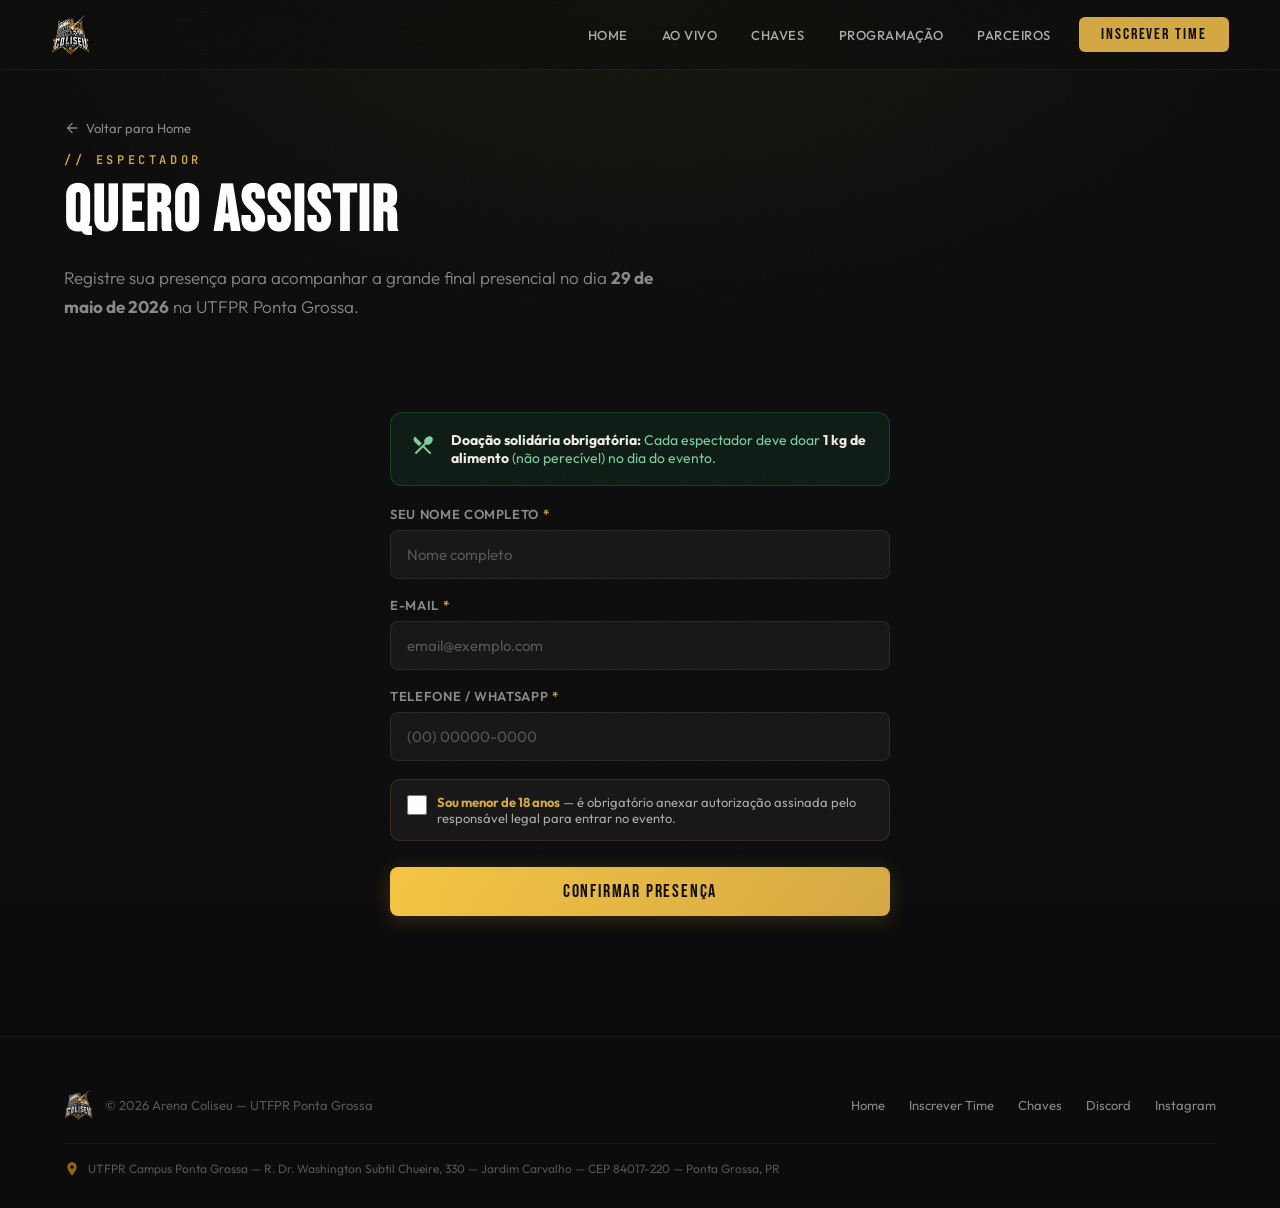
<file: inscricao-espectador.html>
<!DOCTYPE html>
<html lang="pt-BR">
<head>
<meta charset="UTF-8">
<meta name="viewport" content="width=device-width, initial-scale=1.0">
<title>Inscrição Espectador — Arena Coliseu</title>
<link rel="stylesheet" href="styles.css">
<style>
.spec__container { max-width: 500px; margin: 0 auto; }
.minor-checkbox { display:flex; align-items:flex-start; gap:10px; padding:14px 16px; background:var(--black-card); border:1px solid rgba(212,168,67,0.15); border-radius:10px; cursor:pointer; font-size:13px; color:var(--gray-muted); transition:border-color .2s, background .2s; margin-top:6px; }
.minor-checkbox:hover { border-color: rgba(212,168,67,0.35); }
.minor-checkbox input[type="checkbox"] { width:20px; height:20px; margin-top:1px; flex-shrink:0; accent-color:var(--gold); cursor:pointer; }
.minor-checkbox.checked { background: rgba(212,168,67,0.06); border-color: rgba(212,168,67,0.45); color:var(--white); }
.auth-upload-wrapper { display:none; margin-top:14px; }
.auth-upload-wrapper.show { display:block; animation: authFadeIn .3s ease-out; }
@keyframes authFadeIn { from { opacity:0; transform:translateY(-8px); } to { opacity:1; transform:translateY(0); } }
</style>
</head>
<body>
<header class="header" id="header">
  <a href="index.html"><img src="assets/img/logo.png" alt="Arena Coliseu" class="header__logo"></a>
  <nav class="nav" id="nav">
    <a href="index.html" class="nav__link" onclick="closeNav()">Home</a>
    <a href="transmissao.html" class="nav__link" onclick="closeNav()">Ao Vivo</a>
    <a href="chaves.html" class="nav__link" onclick="closeNav()">Chaves</a>
    <a href="programacao.html" class="nav__link" onclick="closeNav()">Programação</a>
    <a href="index.html#patrocinadores" class="nav__link" onclick="closeNav()">Parceiros</a>
    <a href="inscricao-time.html" class="nav__cta" onclick="closeNav()">Inscrever Time</a>
  </nav>
  <button class="hamburger" id="hamburger" aria-label="Menu"><span></span><span></span><span></span></button>
</header>

<section class="page-hero">
  <a href="index.html" class="page-hero__back">
    <svg viewBox="0 0 24 24"><path d="M20 11H7.83l5.59-5.59L12 4l-8 8 8 8 1.41-1.41L7.83 13H20v-2z"/></svg>
    Voltar para Home
  </a>
  <div class="section__label">// Espectador</div>
  <h1 class="section__title">Quero Assistir</h1>
  <p class="section__desc">Registre sua presença para acompanhar a grande final presencial no dia <strong>29 de maio de 2026</strong> na UTFPR Ponta Grossa.</p>
</section>

<section class="section" style="padding-top:20px;">
  <div class="spec__container">
    <div class="info-box info-box--food" data-reveal>
      <svg viewBox="0 0 24 24" style="width:24px;height:24px;fill:#7dcea0;flex-shrink:0;"><path d="M8.1 13.34l2.83-2.83L3.91 3.5a4.008 4.008 0 000 5.66l4.19 4.18zm6.78-1.81c1.53.71 3.68.21 5.27-1.38 1.91-1.91 2.28-4.65.81-6.12-1.46-1.46-4.2-1.1-6.12.81-1.59 1.59-2.09 3.74-1.38 5.27L3.7 19.87l1.41 1.41L12 14.41l6.88 6.88 1.41-1.41L13.41 13l1.47-1.47z"/></svg>
      <div><strong>Doação solidária obrigatória:</strong> Cada espectador deve doar <strong>1 kg de alimento</strong> (não perecível) no dia do evento.</div>
    </div>

    <form class="form" id="spectatorForm" data-reveal data-delay="100">
      <div class="form__group"><label class="form__label form__label--required">Seu Nome Completo</label><input type="text" class="form__input" name="spec_name" placeholder="Nome completo" required></div>
      <div class="form__group"><label class="form__label form__label--required">E-mail</label><input type="email" class="form__input" name="spec_email" placeholder="email@exemplo.com" required></div>
      <div class="form__group"><label class="form__label form__label--required">Telefone / WhatsApp</label><input type="tel" class="form__input" name="spec_phone" placeholder="(00) 00000-0000" required></div>

      <div class="form__group">
        <label class="minor-checkbox" id="specMinorLabel">
          <input type="checkbox" name="spec_is_minor" value="sim" id="specMinorCheck">
          <span><strong style="color:var(--gold);">Sou menor de 18 anos</strong> — é obrigatório anexar autorização assinada pelo responsável legal para entrar no evento.</span>
        </label>
        <div class="auth-upload-wrapper" id="specAuthWrapper">
          <a href="autorizacao-responsavel.html" target="_blank" class="btn btn--outline btn--small" style="display:inline-flex;margin-top:14px;gap:8px;">
            <svg viewBox="0 0 24 24" style="width:14px;height:14px;fill:currentColor;"><path d="M19 9h-4V3H9v6H5l7 7 7-7zM5 18v2h14v-2H5z"/></svg>
            Baixar Modelo de Autorização
          </a>
          <label class="form__label form__label--required" style="margin-top:14px;">Autorização do Responsável (PDF, JPG ou PNG)</label>
          <label class="form__file-upload" id="specAuthUpload">
            <input type="file" name="spec_auth_file" accept=".pdf,.jpg,.jpeg,.png" id="specAuthInput">
            <svg viewBox="0 0 24 24" style="width:32px;height:32px;fill:var(--gold-dim);margin-bottom:6px;"><path d="M14 2H6c-1.1 0-1.99.9-1.99 2L4 20c0 1.1.89 2 1.99 2H18c1.1 0 2-.9 2-2V8l-6-6zm4 18H6V4h7v5h5v11zM8 15.01l1.41 1.41L11 14.84V19h2v-4.16l1.59 1.59L16 15.01 12.01 11 8 15.01z"/></svg>
            <div class="form__file-upload__text" id="specAuthText"><strong>Clique para enviar</strong> a autorização<br><small style="color:var(--gray);">PDF, JPG ou PNG — até 5 MB</small></div>
          </label>
        </div>
      </div>

      <input type="text" name="website_url" style="position:absolute;left:-9999px;opacity:0;height:0;" tabindex="-1" autocomplete="off">
      <button type="submit" class="btn btn--primary" style="width:100%;justify-content:center;margin-top:8px;">Confirmar Presença</button>
    </form>

    <div class="form__success" id="spectatorSuccess">
      <svg viewBox="0 0 24 24" style="width:64px;height:64px;fill:var(--gold);"><path d="M12 4.5C7 4.5 2.73 7.61 1 12c1.73 4.39 6 7.5 11 7.5s9.27-3.11 11-7.5c-1.73-4.39-6-7.5-11-7.5zM12 17c-2.76 0-5-2.24-5-5s2.24-5 5-5 5 2.24 5 5-2.24 5-5 5zm0-8c-1.66 0-3 1.34-3 3s1.34 3 3 3 3-1.34 3-3-1.34-3-3-3z"/></svg>
      <h3>Presença Confirmada!</h3>
      <p>Você está na lista! Nos vemos na final presencial dia 29 de maio na UTFPR PG. Não esqueça de trazer 1 kg de alimento!</p>
    </div>
  </div>
</section>

<footer class="footer">
  <div class="footer__top">
    <div class="footer__brand"><img src="assets/img/logo.png" alt="Arena Coliseu" class="footer__logo"><span class="footer__copy">&copy; 2026 Arena Coliseu — UTFPR Ponta Grossa</span></div>
    <div class="footer__links"><a href="index.html" class="footer__link">Home</a><a href="inscricao-time.html" class="footer__link">Inscrever Time</a><a href="chaves.html" class="footer__link">Chaves</a><a href="https://discord.gg/GpRnUt4UHT" target="_blank" class="footer__link">Discord</a><a href="https://www.instagram.com/arn_coliseu/" target="_blank" class="footer__link">Instagram</a></div>
  </div>
  <div class="footer__location">
    <svg viewBox="0 0 24 24"><path d="M12 2C8.13 2 5 5.13 5 9c0 5.25 7 13 7 13s7-7.75 7-13c0-3.87-3.13-7-7-7zm0 9.5c-1.38 0-2.5-1.12-2.5-2.5s1.12-2.5 2.5-2.5 2.5 1.12 2.5 2.5-1.12 2.5-2.5 2.5z"/></svg>
    <span>UTFPR Campus Ponta Grossa — R. Dr. Washington Subtil Chueire, 330 — Jardim Carvalho — CEP 84017-220 — Ponta Grossa, PR</span>
  </div>
</footer>

<script>
const header=document.getElementById('header');window.addEventListener('scroll',()=>{header.classList.toggle('scrolled',window.scrollY>50)});
const hamburger=document.getElementById('hamburger'),nav=document.getElementById('nav');hamburger.addEventListener('click',()=>{hamburger.classList.toggle('active');nav.classList.toggle('open');document.body.style.overflow=nav.classList.contains('open')?'hidden':'';});function closeNav(){hamburger.classList.remove('active');nav.classList.remove('open');document.body.style.overflow='';}
const ro=new IntersectionObserver(e=>{e.forEach(x=>{if(x.isIntersecting){setTimeout(()=>x.target.classList.add('revealed'),+(x.target.dataset.delay||0));ro.unobserve(x.target);}});},{threshold:.15,rootMargin:'0px 0px -40px 0px'});document.querySelectorAll('[data-reveal]').forEach(el=>ro.observe(el));
document.addEventListener('input',e=>{if(e.target.type==='tel'){let v=e.target.value.replace(/\D/g,'');if(v.length>11)v=v.slice(0,11);if(v.length>6)v=`(${v.slice(0,2)}) ${v.slice(2,7)}-${v.slice(7)}`;else if(v.length>2)v=`(${v.slice(0,2)}) ${v.slice(2)}`;else if(v.length>0)v=`(${v}`;e.target.value=v;}});

/* Minor-age toggle */
document.getElementById('specMinorCheck').addEventListener('change', function(){
  var w = document.getElementById('specAuthWrapper');
  var l = document.getElementById('specMinorLabel');
  if(this.checked){ w.classList.add('show'); l.classList.add('checked'); }
  else { w.classList.remove('show'); l.classList.remove('checked');
    document.getElementById('specAuthInput').value='';
    document.getElementById('specAuthText').innerHTML='<strong>Clique para enviar</strong> a autorização<br><small style="color:var(--gray);">PDF, JPG ou PNG — até 5 MB</small>';
    document.getElementById('specAuthUpload').classList.remove('has-file');
  }
});
document.getElementById('specAuthInput').addEventListener('change', function(){
  var f = this.files[0]; if(!f) return;
  if(f.size > 5*1024*1024){ alert('Arquivo muito grande. Máximo 5 MB.'); this.value=''; return; }
  document.getElementById('specAuthText').innerHTML = '<strong style="color:var(--green-ok);">'+f.name+'</strong>';
  document.getElementById('specAuthUpload').classList.add('has-file');
});
/* Block submit if minor-age checked without file */
document.getElementById('spectatorForm').addEventListener('submit', function(e){
  var chk = document.getElementById('specMinorCheck');
  var file = document.getElementById('specAuthInput');
  if(chk.checked && (!file.files || file.files.length===0)){
    e.preventDefault(); e.stopImmediatePropagation();
    alert('Menor de idade: anexe a autorização do responsável antes de confirmar.');
    return false;
  }
}, true);
</script>
<script src="script-formularios.js"></script>
</body>
</html>
</file>
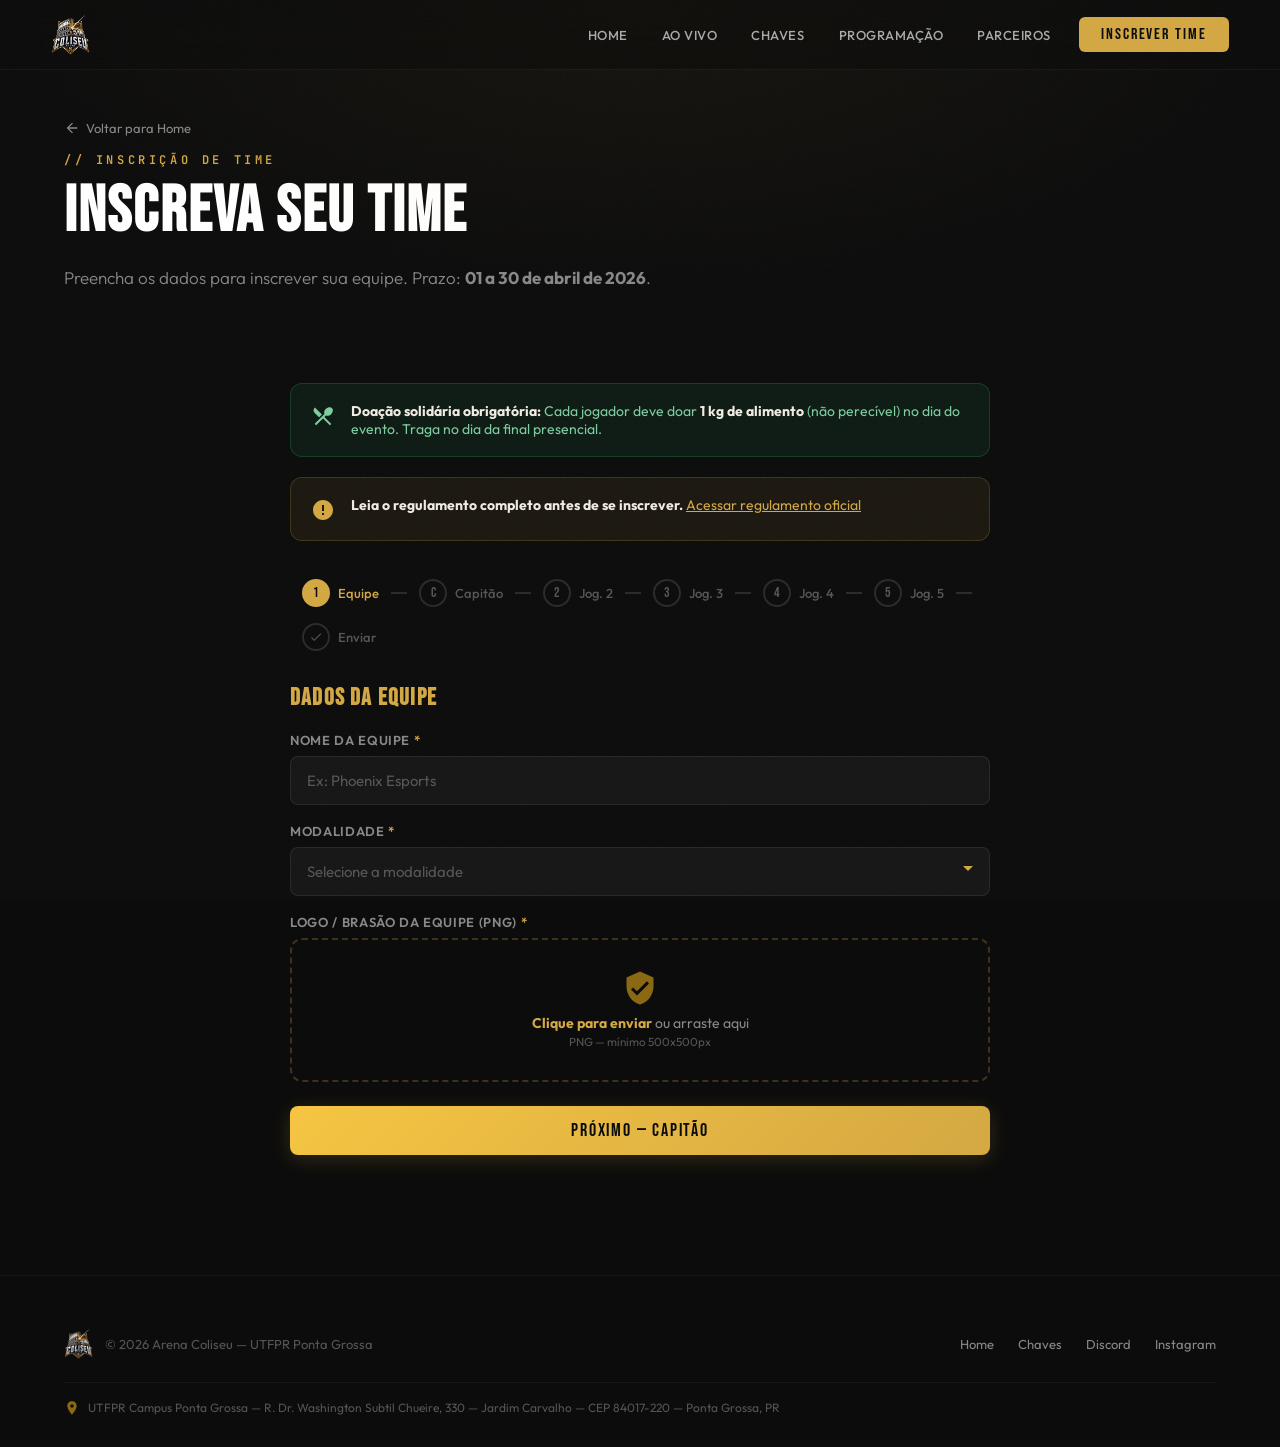
<file: inscricao-time.html>
<!DOCTYPE html>
<html lang="pt-BR">
<head>
<meta charset="UTF-8">
<meta name="viewport" content="width=device-width, initial-scale=1.0">
<title>Inscrever Time — Arena Coliseu</title>
<link rel="stylesheet" href="styles.css">
<style>
.register__container { max-width: 700px; margin: 0 auto; }
.minor-checkbox { display:flex; align-items:flex-start; gap:10px; padding:14px 16px; background:var(--black-card); border:1px solid rgba(212,168,67,0.15); border-radius:10px; cursor:pointer; font-size:13px; color:var(--gray-muted); transition:border-color .2s, background .2s; }
.minor-checkbox:hover { border-color: rgba(212,168,67,0.35); }
.minor-checkbox input[type="checkbox"] { width:20px; height:20px; margin-top:1px; flex-shrink:0; accent-color:var(--gold); cursor:pointer; }
.minor-checkbox.checked { background: rgba(212,168,67,0.06); border-color: rgba(212,168,67,0.45); color:var(--white); }
.auth-upload-wrapper { display:none; margin-top:14px; animation: authFadeIn .3s ease-out; }
.auth-upload-wrapper.show { display:block; }
@keyframes authFadeIn { from { opacity:0; transform:translateY(-8px); } to { opacity:1; transform:translateY(0); } }
</style>
</head>
<body>

<header class="header" id="header">
  <a href="index.html"><img src="assets/img/logo.png" alt="Arena Coliseu" class="header__logo"></a>
  <nav class="nav" id="nav">
    <a href="index.html" class="nav__link" onclick="closeNav()">Home</a>
    <a href="transmissao.html" class="nav__link" onclick="closeNav()">Ao Vivo</a>
    <a href="chaves.html" class="nav__link" onclick="closeNav()">Chaves</a>
    <a href="programacao.html" class="nav__link" onclick="closeNav()">Programação</a>
    <a href="index.html#patrocinadores" class="nav__link" onclick="closeNav()">Parceiros</a>
    <a href="inscricao-time.html" class="nav__cta" onclick="closeNav()">Inscrever Time</a>
  </nav>
  <button class="hamburger" id="hamburger" aria-label="Menu"><span></span><span></span><span></span></button>
</header>

<section class="page-hero">
  <a href="index.html" class="page-hero__back">
    <svg viewBox="0 0 24 24"><path d="M20 11H7.83l5.59-5.59L12 4l-8 8 8 8 1.41-1.41L7.83 13H20v-2z"/></svg>
    Voltar para Home
  </a>
  <div class="section__label">// Inscrição de Time</div>
  <h1 class="section__title">Inscreva seu Time</h1>
  <p class="section__desc">Preencha os dados para inscrever sua equipe. Prazo: <strong>01 a 30 de abril de 2026</strong>.</p>
</section>

<section class="section" style="padding-top:20px;">
  <div class="register__container">

    <!-- Info boxes -->
    <div class="info-box info-box--food" data-reveal>
      <svg viewBox="0 0 24 24" style="width:24px;height:24px;fill:#7dcea0;flex-shrink:0;"><path d="M8.1 13.34l2.83-2.83L3.91 3.5a4.008 4.008 0 000 5.66l4.19 4.18zm6.78-1.81c1.53.71 3.68.21 5.27-1.38 1.91-1.91 2.28-4.65.81-6.12-1.46-1.46-4.2-1.1-6.12.81-1.59 1.59-2.09 3.74-1.38 5.27L3.7 19.87l1.41 1.41L12 14.41l6.88 6.88 1.41-1.41L13.41 13l1.47-1.47z"/></svg>
      <div><strong>Doação solidária obrigatória:</strong> Cada jogador deve doar <strong>1 kg de alimento</strong> (não perecível) no dia do evento. Traga no dia da final presencial.</div>
    </div>

    <div class="info-box info-box--gold" data-reveal data-delay="50">
      <svg viewBox="0 0 24 24" style="width:24px;height:24px;fill:var(--gold);flex-shrink:0;"><path d="M12 2C6.48 2 2 6.48 2 12s4.48 10 10 10 10-4.48 10-10S17.52 2 12 2zm1 15h-2v-2h2v2zm0-4h-2V7h2v6z"/></svg>
      <div><strong>Leia o regulamento completo antes de se inscrever.</strong> <a href="regulamento.html" target="_blank" style="color:var(--gold);text-decoration:underline;">Acessar regulamento oficial</a></div>
    </div>

    <!-- Wizard Steps -->
    <div class="wizard-steps" id="wizardSteps" data-reveal data-delay="100">
      <div class="wizard-step active" data-step="0"><span class="wizard-step__num">1</span><span class="wizard-step__label">Equipe</span></div>
      <div class="wizard-step__line"></div>
      <div class="wizard-step" data-step="1"><span class="wizard-step__num">C</span><span class="wizard-step__label">Capitão</span></div>
      <div class="wizard-step__line"></div>
      <div class="wizard-step" data-step="2"><span class="wizard-step__num">2</span><span class="wizard-step__label">Jog. 2</span></div>
      <div class="wizard-step__line"></div>
      <div class="wizard-step" data-step="3"><span class="wizard-step__num">3</span><span class="wizard-step__label">Jog. 3</span></div>
      <div class="wizard-step__line"></div>
      <div class="wizard-step" data-step="4"><span class="wizard-step__num">4</span><span class="wizard-step__label">Jog. 4</span></div>
      <div class="wizard-step__line"></div>
      <div class="wizard-step" data-step="5"><span class="wizard-step__num">5</span><span class="wizard-step__label">Jog. 5</span></div>
      <div class="wizard-step__line"></div>
      <div class="wizard-step" data-step="6"><span class="wizard-step__num"><svg viewBox="0 0 24 24" style="width:14px;height:14px;fill:currentColor;"><path d="M9 16.17L4.83 12l-1.42 1.41L9 19 21 7l-1.41-1.41z"/></svg></span><span class="wizard-step__label">Enviar</span></div>
    </div>

    <form class="form" id="registerForm" data-reveal data-delay="150" novalidate>
      <!-- Page 0: Team -->
      <div class="wizard-page active" data-page="0">
        <h3 style="font-family:var(--font-display);font-size:24px;color:var(--gold);letter-spacing:.05em;margin:0 0 20px;">Dados da Equipe</h3>
        <div class="form__group">
          <label class="form__label form__label--required">Nome da Equipe</label>
          <input type="text" class="form__input" name="team_name" placeholder="Ex: Phoenix Esports" required>
        </div>
        <div class="form__group">
          <label class="form__label form__label--required">Modalidade</label>
          <div class="custom-select" id="modalitySelect">
            <input type="hidden" name="modality" required>
            <div class="custom-select__trigger placeholder" tabindex="0">Selecione a modalidade</div>
            <div class="custom-select__dropdown">
              <div class="custom-select__option" data-value="CS2"><img src="assets/img/logo-counter-strike-2.png" alt="CS2">Counter-Strike 2</div>
              <div class="custom-select__option" data-value="Valorant"><img src="assets/img/logo-valorant.png" alt="Valorant">Valorant</div>
            </div>
          </div>
        </div>
        <div class="form__group">
          <label class="form__label form__label--required">Logo / Brasão da Equipe (PNG)</label>
          <label class="form__file-upload" id="logoUpload">
            <input type="file" name="team_logo" accept=".png" id="logoInput">
            <svg viewBox="0 0 24 24" style="width:36px;height:36px;fill:var(--gold-dim);margin-bottom:8px;"><path d="M12 1L3 5v6c0 5.55 3.84 10.74 9 12 5.16-1.26 9-6.45 9-12V5l-9-4zm-2 16l-4-4 1.41-1.41L10 14.17l6.59-6.59L18 9l-8 8z"/></svg>
            <div class="form__file-upload__text" id="logoText"><strong>Clique para enviar</strong> ou arraste aqui<br><small style="color:var(--gray);">PNG — mínimo 500x500px</small></div>
          </label>
        </div>
        <div class="wizard-nav">
          <button type="button" class="btn btn--primary" onclick="wizardNext()">Próximo — Capitão</button>
        </div>
      </div>

      <!-- Page 1: Captain -->
      <div class="wizard-page" data-page="1">
        <div class="player-header">
          <div class="player-header__badge player-header__badge--captain">C</div>
          <div class="player-header__info"><h4>Jogador 1</h4><small>Capitão da Equipe</small></div>
        </div>
        <div class="form__row"><div class="form__group"><label class="form__label form__label--required">Nome Completo</label><input type="text" class="form__input" name="p1_name" placeholder="Nome completo" required></div><div class="form__group"><label class="form__label form__label--required">RG ou CPF</label><input type="text" class="form__input" name="p1_doc" placeholder="Número do documento" required></div></div>
        <div class="form__row"><div class="form__group"><label class="form__label form__label--required">E-mail</label><input type="email" class="form__input" name="p1_email" placeholder="email@exemplo.com" required></div><div class="form__group"><label class="form__label form__label--required">Telefone / WhatsApp</label><input type="tel" class="form__input" name="p1_phone" placeholder="(00) 00000-0000" required></div></div>
        <div class="form__group"><label class="form__label form__label--required">Nickname no Jogo (com #)</label><input type="text" class="form__input" name="p1_nick" placeholder="Ex: NickName#1234" required></div>
        <div class="form__group">
          <label class="minor-checkbox" data-minor-label="p1">
            <input type="checkbox" name="p1_is_minor" value="sim" data-minor-check="p1">
            <span><strong style="color:var(--gold);">Sou menor de 18 anos</strong> — é obrigatório anexar autorização assinada pelo responsável legal.</span>
          </label>
          <div class="auth-upload-wrapper" data-auth-wrapper="p1">
            <a href="autorizacao-responsavel.html" target="_blank" class="btn btn--outline btn--small" style="display:inline-flex;margin-top:14px;gap:8px;">
              <svg viewBox="0 0 24 24" style="width:14px;height:14px;fill:currentColor;"><path d="M19 9h-4V3H9v6H5l7 7 7-7zM5 18v2h14v-2H5z"/></svg>
              Baixar Modelo de Autorização
            </a>
            <label class="form__label form__label--required" style="margin-top:14px;">Autorização do Responsável (PDF, JPG ou PNG)</label>
            <label class="form__file-upload" data-auth-upload="p1">
              <input type="file" name="p1_auth_file" accept=".pdf,.jpg,.jpeg,.png" data-auth-input="p1">
              <svg viewBox="0 0 24 24" style="width:32px;height:32px;fill:var(--gold-dim);margin-bottom:6px;"><path d="M14 2H6c-1.1 0-1.99.9-1.99 2L4 20c0 1.1.89 2 1.99 2H18c1.1 0 2-.9 2-2V8l-6-6zm4 18H6V4h7v5h5v11zM8 15.01l1.41 1.41L11 14.84V19h2v-4.16l1.59 1.59L16 15.01 12.01 11 8 15.01z"/></svg>
              <div class="form__file-upload__text" data-auth-text="p1"><strong>Clique para enviar</strong> a autorização<br><small style="color:var(--gray);">PDF, JPG ou PNG — até 5 MB</small></div>
            </label>
          </div>
        </div>
        <div class="wizard-nav"><button type="button" class="btn btn--outline" onclick="wizardPrev()">Voltar</button><button type="button" class="btn btn--primary" onclick="wizardNext()">Próximo — Jogador 2</button></div>
      </div>

      <!-- Pages 2-5 generated by JS -->
      <div id="wizardPlayersContainer"></div>

      <!-- Page 6: Confirm -->
      <div class="wizard-page" data-page="6">
        <h3 style="font-family:var(--font-display);font-size:24px;color:var(--gold);letter-spacing:.05em;margin:0 0 16px;">Confirmar e Enviar</h3>
        <p style="font-size:14px;color:var(--gray-light);margin-bottom:20px;">Revise seus dados e confirme. Após enviar, entre no Discord.</p>
        <div class="info-box info-box--discord">
          <svg viewBox="0 -28.5 256 256" style="width:28px;height:28px;fill:#8b96f0;flex-shrink:0;"><path d="M216.856 16.597A208.502 208.502 0 00164.042 0c-2.275 4.113-4.933 9.645-6.766 14.046-19.692-2.961-39.203-2.961-58.533 0-1.832-4.4-4.55-9.933-6.846-14.046a207.809 207.809 0 00-52.855 16.638C5.618 67.147-3.443 116.4 1.087 164.956c22.169 16.555 43.653 26.612 64.775 33.193a161.094 161.094 0 0013.89-22.985 136.166 136.166 0 01-21.846-10.632 108.636 108.636 0 005.356-4.237c42.122 19.702 87.89 19.702 129.51 0a131.66 131.66 0 005.355 4.237 136.07 136.07 0 01-21.886 10.653c4.006 8.02 8.638 15.67 13.862 22.965 21.142-6.58 42.646-16.637 64.815-33.213 5.316-56.288-9.08-105.09-38.056-148.36zM85.474 135.095c-12.645 0-23.015-11.805-23.015-26.18s10.149-26.2 23.015-26.2c12.867 0 23.236 11.804 23.015 26.2.02 14.375-10.148 26.18-23.015 26.18zm85.051 0c-12.645 0-23.014-11.805-23.014-26.18s10.148-26.2 23.014-26.2c12.867 0 23.236 11.804 23.015 26.2 0 14.375-10.148 26.18-23.015 26.18z"/></svg>
          <div>
            <strong style="color:#a0a8f8;">Entrada obrigatória no Discord!</strong><br>
            <span style="color:#8b96f0;">Todos os jogadores devem entrar no servidor da Arena Coliseu após a inscrição.</span><br>
            <a href="https://discord.gg/GpRnUt4UHT" target="_blank" class="btn btn--discord btn--small" style="margin-top:10px;">
              <svg viewBox="0 -28.5 256 256" style="width:16px;height:16px;fill:#fff;"><path d="M216.856 16.597A208.502 208.502 0 00164.042 0c-2.275 4.113-4.933 9.645-6.766 14.046-19.692-2.961-39.203-2.961-58.533 0-1.832-4.4-4.55-9.933-6.846-14.046a207.809 207.809 0 00-52.855 16.638C5.618 67.147-3.443 116.4 1.087 164.956c22.169 16.555 43.653 26.612 64.775 33.193a161.094 161.094 0 0013.89-22.985 136.166 136.166 0 01-21.846-10.632 108.636 108.636 0 005.356-4.237c42.122 19.702 87.89 19.702 129.51 0a131.66 131.66 0 005.355 4.237 136.07 136.07 0 01-21.886 10.653c4.006 8.02 8.638 15.67 13.862 22.965 21.142-6.58 42.646-16.637 64.815-33.213 5.316-56.288-9.08-105.09-38.056-148.36zM85.474 135.095c-12.645 0-23.015-11.805-23.015-26.18s10.149-26.2 23.015-26.2c12.867 0 23.236 11.804 23.015 26.2.02 14.375-10.148 26.18-23.015 26.18zm85.051 0c-12.645 0-23.014-11.805-23.014-26.18s10.148-26.2 23.014-26.2c12.867 0 23.236 11.804 23.015 26.2 0 14.375-10.148 26.18-23.015 26.18z"/></svg>
              Entre no Discord
            </a>
          </div>
        </div>
        <label style="display:flex;align-items:flex-start;gap:10px;margin:20px 0 16px;cursor:pointer;font-size:13px;color:var(--gray-light);">
          <input type="checkbox" style="width:20px;height:20px;margin-top:2px;flex-shrink:0;accent-color:var(--gold);cursor:pointer;">
          <span>Li e concordo com o <a href="regulamento.html" target="_blank" style="color:var(--gold);text-decoration:underline;">regulamento oficial</a> e as regras do campeonato. Estou ciente da doação obrigatória de 1 kg de alimento e da entrada obrigatória no Discord.</span>
        </label>
        <input type="text" name="website_url" style="position:absolute;left:-9999px;opacity:0;height:0;" tabindex="-1" autocomplete="off">
        <div class="wizard-nav"><button type="button" class="btn btn--outline" onclick="wizardPrev()">Voltar</button><button type="submit" class="btn btn--primary">Enviar Inscrição</button></div>
      </div>
    </form>

    <div class="form__success" id="registerSuccess">
      <svg viewBox="0 0 24 24" style="width:64px;height:64px;fill:var(--gold);"><path d="M12 1L3 5v6c0 5.55 3.84 10.74 9 12 5.16-1.26 9-6.45 9-12V5l-9-4zm-2 16l-4-4 1.41-1.41L10 14.17l6.59-6.59L18 9l-8 8z"/></svg>
      <h3>Inscrição Enviada!</h3>
      <p>Seu time foi inscrito com sucesso. Fique atento ao Discord para próximos passos. Boa sorte na Arena!</p>
    </div>
  </div>
</section>

<footer class="footer">
  <div class="footer__top">
    <div class="footer__brand"><img src="assets/img/logo.png" alt="Arena Coliseu" class="footer__logo"><span class="footer__copy">&copy; 2026 Arena Coliseu — UTFPR Ponta Grossa</span></div>
    <div class="footer__links"><a href="index.html" class="footer__link">Home</a><a href="chaves.html" class="footer__link">Chaves</a><a href="https://discord.gg/GpRnUt4UHT" target="_blank" class="footer__link">Discord</a><a href="https://www.instagram.com/arn_coliseu/" target="_blank" class="footer__link">Instagram</a></div>
  </div>
  <div class="footer__location">
    <svg viewBox="0 0 24 24"><path d="M12 2C8.13 2 5 5.13 5 9c0 5.25 7 13 7 13s7-7.75 7-13c0-3.87-3.13-7-7-7zm0 9.5c-1.38 0-2.5-1.12-2.5-2.5s1.12-2.5 2.5-2.5 2.5 1.12 2.5 2.5-1.12 2.5-2.5 2.5z"/></svg>
    <span>UTFPR Campus Ponta Grossa — R. Dr. Washington Subtil Chueire, 330 — Jardim Carvalho — CEP 84017-220 — Ponta Grossa, PR</span>
  </div>
</footer>

<script>
const header=document.getElementById('header');window.addEventListener('scroll',()=>{header.classList.toggle('scrolled',window.scrollY>50)});
const hamburger=document.getElementById('hamburger'),nav=document.getElementById('nav');hamburger.addEventListener('click',()=>{hamburger.classList.toggle('active');nav.classList.toggle('open');document.body.style.overflow=nav.classList.contains('open')?'hidden':'';});function closeNav(){hamburger.classList.remove('active');nav.classList.remove('open');document.body.style.overflow='';}
const ro=new IntersectionObserver(e=>{e.forEach(x=>{if(x.isIntersecting){setTimeout(()=>x.target.classList.add('revealed'),+(x.target.dataset.delay||0));ro.unobserve(x.target);}});},{threshold:.15,rootMargin:'0px 0px -40px 0px'});document.querySelectorAll('[data-reveal]').forEach(el=>ro.observe(el));

/* Custom select */
document.querySelectorAll('.custom-select').forEach(sel=>{const trigger=sel.querySelector('.custom-select__trigger'),dropdown=sel.querySelector('.custom-select__dropdown'),hidden=sel.querySelector('input[type="hidden"]'),options=sel.querySelectorAll('.custom-select__option');trigger.addEventListener('click',()=>{dropdown.classList.toggle('open');trigger.classList.toggle('open');});options.forEach(opt=>{opt.addEventListener('click',()=>{hidden.value=opt.dataset.value;trigger.textContent=opt.textContent.trim();trigger.classList.remove('placeholder','open');dropdown.classList.remove('open');options.forEach(o=>o.classList.remove('selected'));opt.classList.add('selected');});});document.addEventListener('click',e=>{if(!sel.contains(e.target)){dropdown.classList.remove('open');trigger.classList.remove('open');}});});

/* File upload */
document.getElementById('logoInput').addEventListener('change',function(){if(this.files.length>0){document.getElementById('logoText').innerHTML='<strong style="color:var(--green-ok);">'+this.files[0].name+'</strong>';document.getElementById('logoUpload').classList.add('has-file');}});

/* Generate player pages 2-5 */
const wpc=document.getElementById('wizardPlayersContainer');
for(let i=2;i<=5;i++){wpc.innerHTML+=`<div class="wizard-page" data-page="${i}"><div class="player-header"><div class="player-header__badge player-header__badge--player">${i}</div><div class="player-header__info"><h4>Jogador ${i}</h4></div></div><div class="form__row"><div class="form__group"><label class="form__label form__label--required">Nome Completo</label><input type="text" class="form__input" name="p${i}_name" placeholder="Nome completo" required></div><div class="form__group"><label class="form__label form__label--required">RG ou CPF</label><input type="text" class="form__input" name="p${i}_doc" placeholder="Número do documento" required></div></div><div class="form__row"><div class="form__group"><label class="form__label form__label--required">E-mail</label><input type="email" class="form__input" name="p${i}_email" placeholder="email@exemplo.com" required></div><div class="form__group"><label class="form__label form__label--required">Telefone / WhatsApp</label><input type="tel" class="form__input" name="p${i}_phone" placeholder="(00) 00000-0000" required></div></div><div class="form__group"><label class="form__label form__label--required">Nickname no Jogo (com #)</label><input type="text" class="form__input" name="p${i}_nick" placeholder="Ex: NickName#1234" required></div><div class="form__group"><label class="minor-checkbox" data-minor-label="p${i}"><input type="checkbox" name="p${i}_is_minor" value="sim" data-minor-check="p${i}"><span><strong style="color:var(--gold);">Sou menor de 18 anos</strong> — é obrigatório anexar autorização assinada pelo responsável legal.</span></label><div class="auth-upload-wrapper" data-auth-wrapper="p${i}"><a href="autorizacao-responsavel.html" target="_blank" class="btn btn--outline btn--small" style="display:inline-flex;margin-top:14px;gap:8px;"><svg viewBox="0 0 24 24" style="width:14px;height:14px;fill:currentColor;"><path d="M19 9h-4V3H9v6H5l7 7 7-7zM5 18v2h14v-2H5z"/></svg>Baixar Modelo de Autorização</a><label class="form__label form__label--required" style="margin-top:14px;">Autorização do Responsável (PDF, JPG ou PNG)</label><label class="form__file-upload" data-auth-upload="p${i}"><input type="file" name="p${i}_auth_file" accept=".pdf,.jpg,.jpeg,.png" data-auth-input="p${i}"><svg viewBox="0 0 24 24" style="width:32px;height:32px;fill:var(--gold-dim);margin-bottom:6px;"><path d="M14 2H6c-1.1 0-1.99.9-1.99 2L4 20c0 1.1.89 2 1.99 2H18c1.1 0 2-.9 2-2V8l-6-6zm4 18H6V4h7v5h5v11zM8 15.01l1.41 1.41L11 14.84V19h2v-4.16l1.59 1.59L16 15.01 12.01 11 8 15.01z"/></svg><div class="form__file-upload__text" data-auth-text="p${i}"><strong>Clique para enviar</strong> a autorização<br><small style="color:var(--gray);">PDF, JPG ou PNG — até 5 MB</small></div></label></div></div><div class="wizard-nav"><button type="button" class="btn btn--outline" onclick="wizardPrev()">Voltar</button><button type="button" class="btn btn--primary" onclick="wizardNext()">${i<5?'Próximo — Jogador '+(i+1):'Próximo — Confirmar'}</button></div></div>`;}

/* Toggle minor-age auth upload + file name preview */
document.addEventListener('change', function(e){
  if(e.target.matches('[data-minor-check]')){
    var key = e.target.getAttribute('data-minor-check');
    var wrapper = document.querySelector('[data-auth-wrapper="'+key+'"]');
    var label = document.querySelector('[data-minor-label="'+key+'"]');
    if(e.target.checked){ wrapper.classList.add('show'); label.classList.add('checked'); }
    else { wrapper.classList.remove('show'); label.classList.remove('checked');
      var input = document.querySelector('[data-auth-input="'+key+'"]'); if(input) input.value='';
      var txt = document.querySelector('[data-auth-text="'+key+'"]');
      if(txt) txt.innerHTML='<strong>Clique para enviar</strong> a autorização<br><small style="color:var(--gray);">PDF, JPG ou PNG — até 5 MB</small>';
      var up = document.querySelector('[data-auth-upload="'+key+'"]'); if(up) up.classList.remove('has-file');
    }
  }
  if(e.target.matches('[data-auth-input]')){
    var key = e.target.getAttribute('data-auth-input');
    var file = e.target.files[0];
    if(!file) return;
    if(file.size > 5*1024*1024){ alert('Arquivo muito grande. Máximo 5 MB.'); e.target.value=''; return; }
    var txt = document.querySelector('[data-auth-text="'+key+'"]');
    if(txt) txt.innerHTML='<strong style="color:var(--green-ok);">'+file.name+'</strong>';
    var up = document.querySelector('[data-auth-upload="'+key+'"]');
    if(up) up.classList.add('has-file');
  }
});

/* Wizard */
let cp=0;const tp=7;
function updateWizard(){document.querySelectorAll('.wizard-page').forEach(p=>p.classList.remove('active'));const a=document.querySelector(`.wizard-page[data-page="${cp}"]`);if(a)a.classList.add('active');document.querySelectorAll('.wizard-step').forEach(s=>{s.classList.remove('active','done');});document.querySelectorAll('.wizard-step__line').forEach(l=>l.classList.remove('done'));const steps=document.querySelectorAll('.wizard-step'),lines=document.querySelectorAll('.wizard-step__line');steps.forEach((s,i)=>{if(i<cp)s.classList.add('done');else if(i===cp)s.classList.add('active');});lines.forEach((l,i)=>{if(i<cp)l.classList.add('done');});window.scrollTo({top:document.getElementById('wizardSteps').offsetTop-100,behavior:'smooth'});}
function validatePage(){const pg=document.querySelector(`.wizard-page[data-page="${cp}"]`);const inps=pg.querySelectorAll('input[required]');let ok=true;inps.forEach(inp=>{if(!inp.value.trim()){inp.style.borderColor='var(--red-error)';ok=false;setTimeout(()=>{inp.style.borderColor='';},2000);}});if(cp===0){const m=pg.querySelector('input[name="modality"]');if(!m||!m.value){document.querySelector('.custom-select__trigger').style.borderColor='var(--red-error)';ok=false;setTimeout(()=>{document.querySelector('.custom-select__trigger').style.borderColor='';},2000);}}const minorChk=pg.querySelector('[data-minor-check]');if(minorChk&&minorChk.checked){const key=minorChk.getAttribute('data-minor-check');const auth=pg.querySelector('[data-auth-input="'+key+'"]');if(!auth||auth.files.length===0){const up=pg.querySelector('[data-auth-upload="'+key+'"]');if(up){up.style.borderColor='var(--red-error)';setTimeout(()=>{up.style.borderColor='';},2500);}alert('Jogador menor de idade: anexe a autorização do responsável antes de prosseguir.');ok=false;}}return ok;}
function wizardNext(){if(validatePage()&&cp<tp-1){cp++;updateWizard();}}
function wizardPrev(){if(cp>0){cp--;updateWizard();}}

/* Bloquear Enter de enviar o form */
document.getElementById('registerForm').addEventListener('keydown',function(e){
  if(e.key==='Enter'){e.preventDefault();}
});

/* Só permitir submit se estiver na última página e todos campos preenchidos */
document.getElementById('registerForm').addEventListener('submit',function(e){
  if(cp!==6){e.preventDefault();e.stopImmediatePropagation();return false;}
  var allOk=true;
  document.querySelectorAll('#registerForm input[type="text"],#registerForm input[type="email"],#registerForm input[type="tel"]').forEach(function(inp){
    if(inp.name==='website_url')return;
    if(!inp.value.trim())allOk=false;
  });
  var mod=document.querySelector('input[name="modality"]');
  if(!mod||!mod.value)allOk=false;
  if(!allOk){e.preventDefault();e.stopImmediatePropagation();return false;}
},true);

/* Phone mask */
document.addEventListener('input',e=>{if(e.target.type==='tel'){let v=e.target.value.replace(/\D/g,'');if(v.length>11)v=v.slice(0,11);if(v.length>6)v=`(${v.slice(0,2)}) ${v.slice(2,7)}-${v.slice(7)}`;else if(v.length>2)v=`(${v.slice(0,2)}) ${v.slice(2)}`;else if(v.length>0)v=`(${v}`;e.target.value=v;}});

</script>
<script src="script-formularios.js"></script>
</body>
</html>
</file>
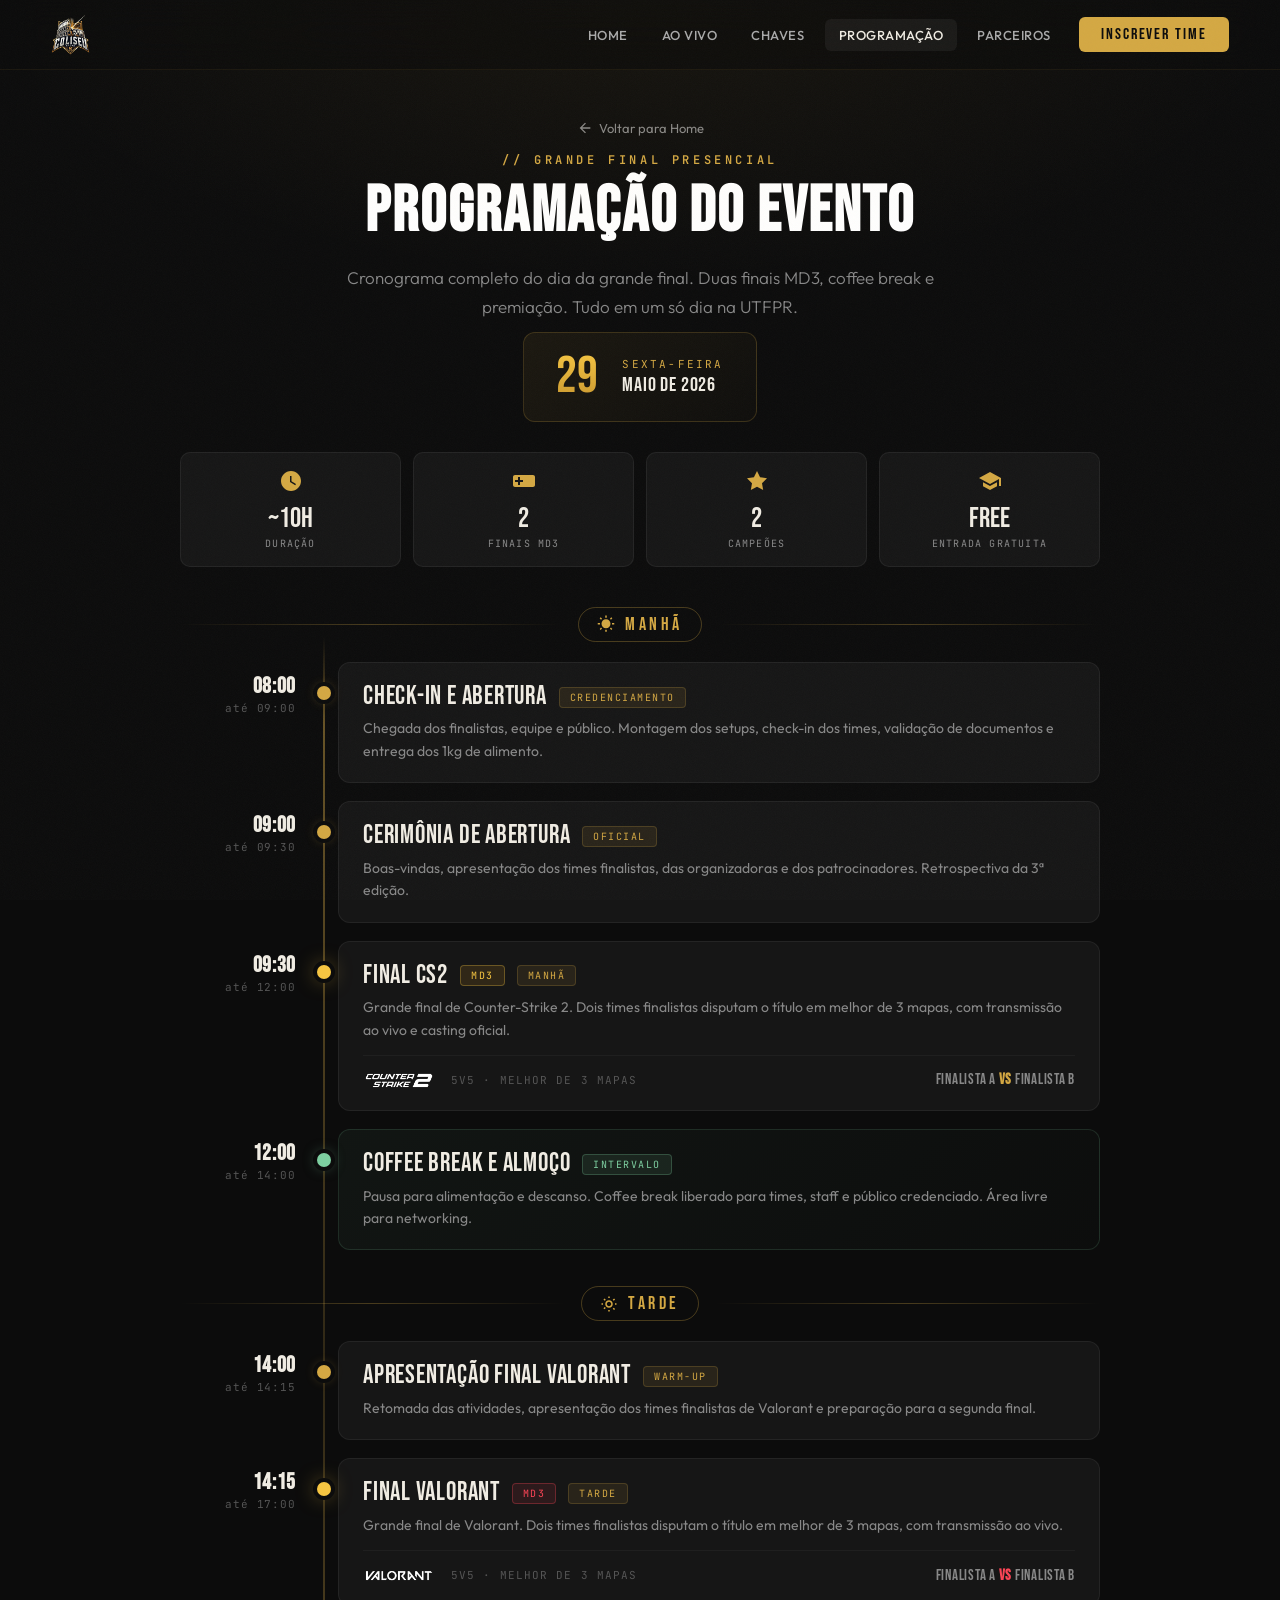
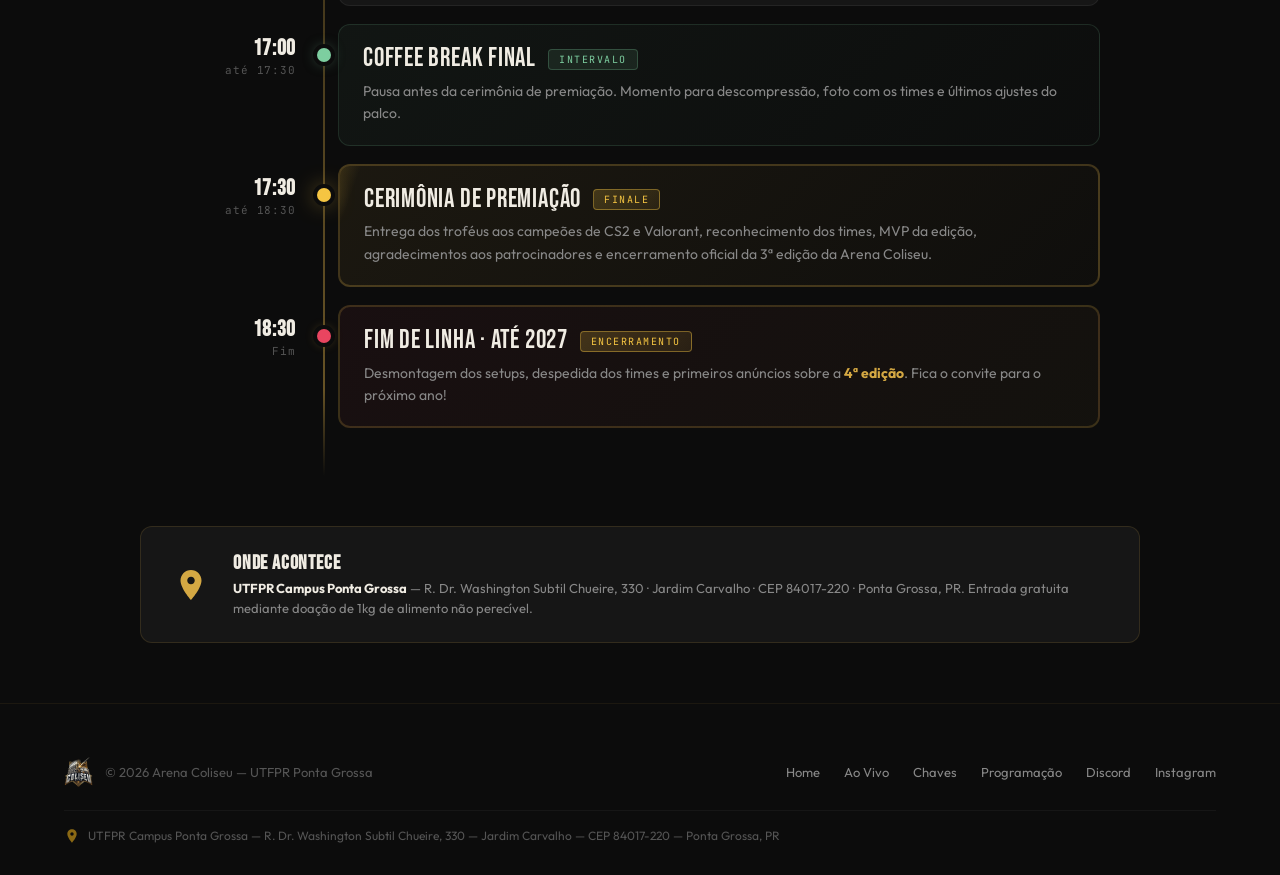
<file: programacao.html>
<!DOCTYPE html>
<html lang="pt-BR">
<head>
<meta charset="UTF-8">
<meta name="viewport" content="width=device-width, initial-scale=1.0">
<title>Programação · 29 de Maio — Arena Coliseu</title>
<link rel="stylesheet" href="styles.css">
<style>
.page-hero { text-align: center; padding-bottom: 10px; }

/* Countdown / date banner */
.date-banner {
  max-width: 900px;
  margin: 0 auto 30px;
  padding: 0 clamp(20px, 5vw, 40px);
  text-align: center;
}
.date-banner__row {
  display: inline-flex;
  align-items: center;
  gap: 24px;
  padding: 18px 32px;
  background: linear-gradient(135deg, rgba(212,168,67,0.08), rgba(212,168,67,0.02));
  border: 1px solid rgba(212,168,67,0.2);
  border-radius: 12px;
}
.date-banner__num {
  font-family: var(--font-display);
  font-size: 52px;
  line-height: 1;
  background: linear-gradient(180deg, var(--gold-bright), var(--gold-deep));
  -webkit-background-clip: text;
  -webkit-text-fill-color: transparent;
  background-clip: text;
}
.date-banner__text { text-align: left; }
.date-banner__text div:first-child {
  font-family: var(--font-mono);
  font-size: 11px;
  letter-spacing: 0.2em;
  color: var(--gold);
  text-transform: uppercase;
}
.date-banner__text div:last-child {
  font-family: var(--font-display);
  font-size: 20px;
  color: var(--white);
  letter-spacing: 0.04em;
  margin-top: 2px;
}

/* Timeline layout */
.schedule {
  --time-col: 130px;
  --col-gap: 28px;
  --side-pad: clamp(20px, 5vw, 40px);
  max-width: 1000px;
  margin: 0 auto;
  padding: 0 var(--side-pad) 60px;
  position: relative;
}

.schedule::before {
  content: '';
  position: absolute;
  left: calc(var(--side-pad) + var(--time-col) + var(--col-gap) / 2 - 1px);
  top: 30px;
  bottom: 30px;
  width: 2px;
  background: linear-gradient(to bottom,
    rgba(212,168,67,0) 0%,
    rgba(212,168,67,0.45) 6%,
    rgba(212,168,67,0.18) 50%,
    rgba(212,168,67,0.45) 94%,
    rgba(212,168,67,0) 100%);
  z-index: 0;
}

@media (max-width: 700px) {
  .schedule { --time-col: 72px; --col-gap: 18px; }
}

/* Each event */
.evt {
  display: grid;
  grid-template-columns: var(--time-col) 1fr;
  gap: var(--col-gap);
  align-items: start;
  margin-bottom: 18px;
  position: relative;
}

.evt__time {
  text-align: right;
  padding-top: 14px;
  padding-right: 14px;
  font-family: var(--font-mono);
  font-size: 13px;
  color: var(--gold);
  letter-spacing: 0.06em;
  position: relative;
  white-space: nowrap;
}
.evt__time strong {
  display: block;
  font-family: var(--font-display);
  font-size: 22px;
  color: var(--white);
  letter-spacing: 0.03em;
  margin-bottom: 3px;
  line-height: 1;
}
.evt__time-end {
  display: block;
  color: var(--gray);
  font-size: 11px;
  letter-spacing: 0.08em;
  margin-top: 3px;
}
@media (max-width: 700px) {
  .evt__time { font-size: 11px; padding-right: 8px; }
  .evt__time strong { font-size: 15px; }
  .evt__time-end { font-size: 10px; letter-spacing: 0.04em; }
}

/* Dot on timeline */
.evt__dot {
  position: absolute;
  left: calc(var(--time-col) + var(--col-gap) / 2);
  top: 24px;
  margin-left: -7px;
  width: 14px;
  height: 14px;
  border-radius: 50%;
  background: var(--gold);
  box-shadow: 0 0 0 4px var(--black), 0 0 12px rgba(212,168,67,0.45);
  z-index: 2;
}
.evt--match .evt__dot { background: var(--gold-bright); box-shadow: 0 0 0 4px var(--black), 0 0 20px rgba(245,197,66,0.6); }
.evt--break .evt__dot { background: #7dcea0; box-shadow: 0 0 0 4px var(--black), 0 0 14px rgba(125,206,160,0.5); }
.evt--award .evt__dot { background: var(--gold-bright); box-shadow: 0 0 0 4px var(--black), 0 0 22px rgba(245,197,66,0.7); }
.evt--final .evt__dot { background: #E94560; animation: pulseDot 2.4s ease-in-out infinite; }
@keyframes pulseDot {
  0%, 100% { box-shadow: 0 0 0 4px var(--black), 0 0 14px rgba(233,69,96,0.5), 0 0 0 0 rgba(233,69,96,0); }
  50% { box-shadow: 0 0 0 4px var(--black), 0 0 22px rgba(233,69,96,0.9), 0 0 0 10px rgba(233,69,96,0); }
}

/* Event card */
.evt__card {
  background: var(--black-card);
  border: 1px solid rgba(255,255,255,0.06);
  border-radius: 12px;
  padding: 20px 24px;
  transition: border-color .3s, transform .3s;
}
.evt__card:hover { border-color: rgba(212,168,67,0.2); transform: translateX(4px); }

.evt__header {
  display: flex;
  align-items: center;
  gap: 12px;
  margin-bottom: 6px;
  flex-wrap: wrap;
}
.evt__title {
  font-family: var(--font-display);
  font-size: 26px;
  color: var(--white);
  letter-spacing: 0.03em;
  line-height: 1.1;
}
.evt__chip {
  font-family: var(--font-mono);
  font-size: 10px;
  letter-spacing: 0.15em;
  text-transform: uppercase;
  padding: 3px 10px;
  border-radius: 4px;
  background: rgba(212,168,67,0.1);
  color: var(--gold);
  border: 1px solid rgba(212,168,67,0.2);
}
.evt__chip--cs { background: rgba(232,160,37,0.12); color: #F5C542; border-color: rgba(245,197,66,0.3); }
.evt__chip--val { background: rgba(253,69,86,0.1); color: #FD4556; border-color: rgba(253,69,86,0.3); }
.evt__chip--break { background: rgba(125,206,160,0.1); color: #7dcea0; border-color: rgba(125,206,160,0.25); }
.evt__chip--award { background: linear-gradient(135deg, rgba(245,197,66,0.2), rgba(212,168,67,0.1)); color: var(--gold-bright); border-color: rgba(245,197,66,0.4); }

.evt__desc {
  font-size: 14px;
  color: var(--gray-light);
  line-height: 1.6;
  margin-top: 6px;
}

/* Match row inside card */
.match-row {
  display: flex;
  align-items: center;
  gap: 16px;
  margin-top: 14px;
  padding-top: 14px;
  border-top: 1px solid rgba(255,255,255,0.04);
}
.match-row__game {
  display: flex;
  align-items: center;
  gap: 10px;
}
.match-row__game img { height: 20px; }
.match-row__format {
  font-family: var(--font-mono);
  font-size: 11px;
  letter-spacing: 0.1em;
  color: var(--gray);
  text-transform: uppercase;
}
.match-row__vs {
  flex: 1;
  text-align: right;
  font-family: var(--font-display);
  font-size: 15px;
  color: var(--gray-light);
  letter-spacing: 0.05em;
}

/* Special cards */
.evt--break .evt__card {
  background: linear-gradient(135deg, rgba(125,206,160,0.05), rgba(125,206,160,0.01));
  border-color: rgba(125,206,160,0.15);
}
.evt--award .evt__card {
  background: linear-gradient(135deg, rgba(212,168,67,0.08), rgba(212,168,67,0.02));
  border: 2px solid rgba(212,168,67,0.25);
  position: relative;
  overflow: hidden;
}
.evt--award .evt__card::before {
  content: '';
  position: absolute;
  width: 40px;
  height: 200%;
  top: -50%;
  left: -40px;
  background: linear-gradient(90deg, transparent, rgba(245,197,66,0.12), transparent);
  animation: sweep 5s ease-in-out infinite;
  transform: skewX(-20deg);
}
@keyframes sweep {
  0% { left: -40px; }
  50% { left: calc(100% + 40px); }
  100% { left: -40px; }
}

.evt--final .evt__card {
  background: linear-gradient(135deg, rgba(233,69,96,0.06), rgba(212,168,67,0.04));
  border: 2px solid rgba(212,168,67,0.2);
  position: relative;
  overflow: hidden;
}

/* Session divider (Morning / Afternoon) */
.session-divider {
  display: flex;
  align-items: center;
  gap: 16px;
  margin: 36px 0 20px;
}
.session-divider__line {
  flex: 1;
  height: 1px;
  background: linear-gradient(90deg, transparent, rgba(212,168,67,0.3), transparent);
}
.session-divider__label {
  font-family: var(--font-display);
  font-size: 18px;
  color: var(--gold);
  letter-spacing: 0.2em;
  text-transform: uppercase;
  padding: 6px 18px;
  border: 1px solid rgba(212,168,67,0.3);
  border-radius: 100px;
  display: inline-flex;
  align-items: center;
  gap: 10px;
}
.session-divider__label svg { width: 18px; height: 18px; fill: var(--gold); }

/* Summary cards */
.summary {
  max-width: 1000px;
  margin: 0 auto 40px;
  padding: 0 clamp(20px, 5vw, 40px);
  display: grid;
  grid-template-columns: repeat(4, 1fr);
  gap: 12px;
}
@media (max-width: 700px) {
  .summary { grid-template-columns: repeat(2, 1fr); }
}
.summary__card {
  background: var(--black-card);
  border: 1px solid rgba(255,255,255,0.06);
  border-radius: 10px;
  padding: 16px;
  text-align: center;
}
.summary__card svg { width: 24px; height: 24px; fill: var(--gold); margin-bottom: 8px; }
.summary__num {
  font-family: var(--font-display);
  font-size: 28px;
  color: var(--white);
  line-height: 1;
}
.summary__label {
  font-family: var(--font-mono);
  font-size: 10px;
  letter-spacing: 0.12em;
  color: var(--gray-light);
  text-transform: uppercase;
  margin-top: 4px;
}

/* Location box */
.location-box {
  max-width: 1000px;
  margin: 20px auto 60px;
  padding: 24px 32px;
  background: var(--black-card);
  border: 1px solid rgba(212,168,67,0.15);
  border-radius: 12px;
  display: flex;
  align-items: center;
  gap: 24px;
}
.location-box svg { width: 36px; height: 36px; fill: var(--gold); flex-shrink: 0; }
.location-box h4 {
  font-family: var(--font-display);
  font-size: 20px;
  color: var(--white);
  letter-spacing: 0.04em;
  margin-bottom: 4px;
}
.location-box p { font-size: 13px; color: var(--gray-light); line-height: 1.5; }
@media (max-width: 600px) { .location-box { flex-direction: column; text-align: center; } }
</style>
</head>
<body>

<header class="header" id="header">
  <a href="index.html"><img src="assets/img/logo.png" alt="Arena Coliseu" class="header__logo"></a>
  <nav class="nav" id="nav">
    <a href="index.html" class="nav__link" onclick="closeNav()">Home</a>
    <a href="transmissao.html" class="nav__link" onclick="closeNav()">Ao Vivo</a>
    <a href="chaves.html" class="nav__link" onclick="closeNav()">Chaves</a>
    <a href="programacao.html" class="nav__link active" onclick="closeNav()">Programação</a>
    <a href="index.html#patrocinadores" class="nav__link" onclick="closeNav()">Parceiros</a>
    <a href="inscricao-time.html" class="nav__cta" onclick="closeNav()">Inscrever Time</a>
  </nav>
  <button class="hamburger" id="hamburger" aria-label="Menu"><span></span><span></span><span></span></button>
</header>

<section class="page-hero">
  <a href="index.html" class="page-hero__back" style="justify-content:center;">
    <svg viewBox="0 0 24 24"><path d="M20 11H7.83l5.59-5.59L12 4l-8 8 8 8 1.41-1.41L7.83 13H20v-2z"/></svg>
    Voltar para Home
  </a>
  <div class="section__label">// Grande Final Presencial</div>
  <h1 class="section__title">Programação do Evento</h1>
  <p class="section__desc" style="margin:0 auto;">Cronograma completo do dia da grande final. Duas finais MD3, coffee break e premiação. Tudo em um só dia na UTFPR.</p>
</section>

<!-- Date banner -->
<div class="date-banner">
  <div class="date-banner__row">
    <div class="date-banner__num">29</div>
    <div class="date-banner__text">
      <div>Sexta-feira</div>
      <div>Maio de 2026</div>
    </div>
  </div>
</div>

<!-- Summary -->
<div class="summary">
  <div class="summary__card">
    <svg viewBox="0 0 24 24"><path d="M12 2C6.48 2 2 6.48 2 12s4.48 10 10 10 10-4.48 10-10S17.52 2 12 2zm4.2 14.2L11 13V7h1.5v5.2l4.5 2.7-.8 1.3z"/></svg>
    <div class="summary__num">~10h</div>
    <div class="summary__label">Duração</div>
  </div>
  <div class="summary__card">
    <svg viewBox="0 0 24 24"><path d="M21 6H3c-1.1 0-2 .9-2 2v8c0 1.1.9 2 2 2h18c1.1 0 2-.9 2-2V8c0-1.1-.9-2-2-2zm-10 7H8v3H6v-3H3v-2h3V8h2v3h3v2z"/></svg>
    <div class="summary__num">2</div>
    <div class="summary__label">Finais MD3</div>
  </div>
  <div class="summary__card">
    <svg viewBox="0 0 24 24"><path d="M12 2l3.09 6.26L22 9.27l-5 4.87 1.18 6.88L12 17.77l-6.18 3.25L7 14.14 2 9.27l6.91-1.01L12 2z"/></svg>
    <div class="summary__num">2</div>
    <div class="summary__label">Campeões</div>
  </div>
  <div class="summary__card">
    <svg viewBox="0 0 24 24"><path d="M5 13.18v4L12 21l7-3.82v-4L12 17l-7-3.82zM12 3L1 9l11 6 9-4.91V17h2V9L12 3z"/></svg>
    <div class="summary__num">Free</div>
    <div class="summary__label">Entrada Gratuita</div>
  </div>
</div>

<!-- SCHEDULE -->
<div class="schedule">

  <!-- MORNING -->
  <div class="session-divider">
    <div class="session-divider__line"></div>
    <div class="session-divider__label">
      <svg viewBox="0 0 24 24"><path d="M6.76 4.84l-1.8-1.79-1.41 1.41 1.79 1.79 1.42-1.41zM4 10.5H1v2h3v-2zm9-9.95h-2V3.5h2V.55zm7.45 3.91l-1.41-1.41-1.79 1.79 1.41 1.41 1.79-1.79zm-3.21 13.7l1.79 1.8 1.41-1.41-1.8-1.79-1.4 1.4zM20 10.5v2h3v-2h-3zm-8-5c-3.31 0-6 2.69-6 6s2.69 6 6 6 6-2.69 6-6-2.69-6-6-6zm-1 16.95h2V19.5h-2v2.95zm-7.45-3.91l1.41 1.41 1.79-1.8-1.41-1.41-1.79 1.8z"/></svg>
      Manhã
    </div>
    <div class="session-divider__line"></div>
  </div>

  <!-- Arrival -->
  <div class="evt">
    <div class="evt__time">
      <strong>08:00</strong>
      <span class="evt__time-end">até 09:00</span>
    </div>
    <div class="evt__dot"></div>
    <div class="evt__card">
      <div class="evt__header">
        <div class="evt__title">Check-in e Abertura</div>
        <span class="evt__chip">Credenciamento</span>
      </div>
      <div class="evt__desc">Chegada dos finalistas, equipe e público. Montagem dos setups, check-in dos times, validação de documentos e entrega dos 1kg de alimento.</div>
    </div>
  </div>

  <!-- Opening -->
  <div class="evt">
    <div class="evt__time">
      <strong>09:00</strong>
      <span class="evt__time-end">até 09:30</span>
    </div>
    <div class="evt__dot"></div>
    <div class="evt__card">
      <div class="evt__header">
        <div class="evt__title">Cerimônia de Abertura</div>
        <span class="evt__chip">Oficial</span>
      </div>
      <div class="evt__desc">Boas-vindas, apresentação dos times finalistas, das organizadoras e dos patrocinadores. Retrospectiva da 3ª edição.</div>
    </div>
  </div>

  <!-- Final CS2 -->
  <div class="evt evt--match">
    <div class="evt__time">
      <strong>09:30</strong>
      <span class="evt__time-end">até 12:00</span>
    </div>
    <div class="evt__dot"></div>
    <div class="evt__card">
      <div class="evt__header">
        <div class="evt__title">Final CS2</div>
        <span class="evt__chip evt__chip--cs">MD3</span>
        <span class="evt__chip">Manhã</span>
      </div>
      <div class="evt__desc">Grande final de Counter-Strike 2. Dois times finalistas disputam o título em melhor de 3 mapas, com transmissão ao vivo e casting oficial.</div>
      <div class="match-row">
        <div class="match-row__game">
          <img src="assets/img/logo-counter-strike-2.png" alt="CS2">
        </div>
        <span class="match-row__format">5v5 · Melhor de 3 mapas</span>
        <span class="match-row__vs">Finalista A <strong style="color:var(--gold);">VS</strong> Finalista B</span>
      </div>
    </div>
  </div>

  <!-- Coffee break -->
  <div class="evt evt--break">
    <div class="evt__time">
      <strong>12:00</strong>
      <span class="evt__time-end">até 14:00</span>
    </div>
    <div class="evt__dot"></div>
    <div class="evt__card">
      <div class="evt__header">
        <div class="evt__title">Coffee Break e Almoço</div>
        <span class="evt__chip evt__chip--break">Intervalo</span>
      </div>
      <div class="evt__desc">Pausa para alimentação e descanso. Coffee break liberado para times, staff e público credenciado. Área livre para networking.</div>
    </div>
  </div>

  <!-- AFTERNOON -->
  <div class="session-divider">
    <div class="session-divider__line"></div>
    <div class="session-divider__label">
      <svg viewBox="0 0 24 24"><path d="M12 9c1.65 0 3 1.35 3 3s-1.35 3-3 3-3-1.35-3-3 1.35-3 3-3zm0-2c-2.76 0-5 2.24-5 5s2.24 5 5 5 5-2.24 5-5-2.24-5-5-5zM2 13l2 .01V11H2zm18 0l2 .01V11h-2zm-9-9h2V2h-2zm0 18h2v-2h-2zM5.99 4.58l-1.41 1.41 1.79 1.79 1.41-1.41zm12.37 12.37l-1.41 1.41 1.79 1.79 1.41-1.41zm1.79-10.96l-1.41-1.41-1.79 1.79 1.41 1.41zM7.76 17.36l-1.41-1.41-1.79 1.8 1.41 1.41z"/></svg>
      Tarde
    </div>
    <div class="session-divider__line"></div>
  </div>

  <!-- Presentation -->
  <div class="evt">
    <div class="evt__time">
      <strong>14:00</strong>
      <span class="evt__time-end">até 14:15</span>
    </div>
    <div class="evt__dot"></div>
    <div class="evt__card">
      <div class="evt__header">
        <div class="evt__title">Apresentação Final Valorant</div>
        <span class="evt__chip">Warm-up</span>
      </div>
      <div class="evt__desc">Retomada das atividades, apresentação dos times finalistas de Valorant e preparação para a segunda final.</div>
    </div>
  </div>

  <!-- Final Valorant -->
  <div class="evt evt--match">
    <div class="evt__time">
      <strong>14:15</strong>
      <span class="evt__time-end">até 17:00</span>
    </div>
    <div class="evt__dot"></div>
    <div class="evt__card">
      <div class="evt__header">
        <div class="evt__title">Final Valorant</div>
        <span class="evt__chip evt__chip--val">MD3</span>
        <span class="evt__chip">Tarde</span>
      </div>
      <div class="evt__desc">Grande final de Valorant. Dois times finalistas disputam o título em melhor de 3 mapas, com transmissão ao vivo.</div>
      <div class="match-row">
        <div class="match-row__game">
          <img src="assets/img/logo-valorant.png" alt="Valorant">
        </div>
        <span class="match-row__format">5v5 · Melhor de 3 mapas</span>
        <span class="match-row__vs">Finalista A <strong style="color:#FD4556;">VS</strong> Finalista B</span>
      </div>
    </div>
  </div>

  <!-- Coffee after -->
  <div class="evt evt--break">
    <div class="evt__time">
      <strong>17:00</strong>
      <span class="evt__time-end">até 17:30</span>
    </div>
    <div class="evt__dot"></div>
    <div class="evt__card">
      <div class="evt__header">
        <div class="evt__title">Coffee Break Final</div>
        <span class="evt__chip evt__chip--break">Intervalo</span>
      </div>
      <div class="evt__desc">Pausa antes da cerimônia de premiação. Momento para descompressão, foto com os times e últimos ajustes do palco.</div>
    </div>
  </div>

  <!-- Awards -->
  <div class="evt evt--award">
    <div class="evt__time">
      <strong>17:30</strong>
      <span class="evt__time-end">até 18:30</span>
    </div>
    <div class="evt__dot"></div>
    <div class="evt__card">
      <div class="evt__header">
        <div class="evt__title">Cerimônia de Premiação</div>
        <span class="evt__chip evt__chip--award">Finale</span>
      </div>
      <div class="evt__desc">Entrega dos troféus aos campeões de CS2 e Valorant, reconhecimento dos times, MVP da edição, agradecimentos aos patrocinadores e encerramento oficial da 3ª edição da Arena Coliseu.</div>
    </div>
  </div>

  <!-- Closing -->
  <div class="evt evt--final">
    <div class="evt__time">
      <strong>18:30</strong>
      <span class="evt__time-end">Fim</span>
    </div>
    <div class="evt__dot"></div>
    <div class="evt__card">
      <div class="evt__header">
        <div class="evt__title">Fim de Linha · Até 2027</div>
        <span class="evt__chip evt__chip--award">Encerramento</span>
      </div>
      <div class="evt__desc">Desmontagem dos setups, despedida dos times e primeiros anúncios sobre a <strong style="color:var(--gold);">4ª edição</strong>. Fica o convite para o próximo ano!</div>
    </div>
  </div>

</div>

<!-- Location -->
<div class="location-box">
  <svg viewBox="0 0 24 24"><path d="M12 2C8.13 2 5 5.13 5 9c0 5.25 7 13 7 13s7-7.75 7-13c0-3.87-3.13-7-7-7zm0 9.5c-1.38 0-2.5-1.12-2.5-2.5s1.12-2.5 2.5-2.5 2.5 1.12 2.5 2.5-1.12 2.5-2.5 2.5z"/></svg>
  <div>
    <h4>Onde acontece</h4>
    <p><strong style="color:var(--white);">UTFPR Campus Ponta Grossa</strong> — R. Dr. Washington Subtil Chueire, 330 · Jardim Carvalho · CEP 84017-220 · Ponta Grossa, PR. Entrada gratuita mediante doação de 1kg de alimento não perecível.</p>
  </div>
</div>

<footer class="footer">
  <div class="footer__top">
    <div class="footer__brand">
      <img src="assets/img/logo.png" alt="Arena Coliseu" class="footer__logo">
      <span class="footer__copy">&copy; 2026 Arena Coliseu — UTFPR Ponta Grossa</span>
    </div>
    <div class="footer__links">
      <a href="index.html" class="footer__link">Home</a>
      <a href="transmissao.html" class="footer__link">Ao Vivo</a>
      <a href="chaves.html" class="footer__link">Chaves</a>
      <a href="programacao.html" class="footer__link">Programação</a>
      <a href="https://discord.gg/GpRnUt4UHT" target="_blank" class="footer__link">Discord</a>
      <a href="https://www.instagram.com/arn_coliseu/" target="_blank" class="footer__link">Instagram</a>
    </div>
  </div>
  <div class="footer__location">
    <svg viewBox="0 0 24 24"><path d="M12 2C8.13 2 5 5.13 5 9c0 5.25 7 13 7 13s7-7.75 7-13c0-3.87-3.13-7-7-7zm0 9.5c-1.38 0-2.5-1.12-2.5-2.5s1.12-2.5 2.5-2.5 2.5 1.12 2.5 2.5-1.12 2.5-2.5 2.5z"/></svg>
    <span>UTFPR Campus Ponta Grossa — R. Dr. Washington Subtil Chueire, 330 — Jardim Carvalho — CEP 84017-220 — Ponta Grossa, PR</span>
  </div>
</footer>

<script>
const header=document.getElementById('header');window.addEventListener('scroll',()=>{header.classList.toggle('scrolled',window.scrollY>50)});
const hamburger=document.getElementById('hamburger'),nav=document.getElementById('nav');hamburger.addEventListener('click',()=>{hamburger.classList.toggle('active');nav.classList.toggle('open');document.body.style.overflow=nav.classList.contains('open')?'hidden':'';});function closeNav(){hamburger.classList.remove('active');nav.classList.remove('open');document.body.style.overflow='';}
</script>
</body>
</html>
</file>
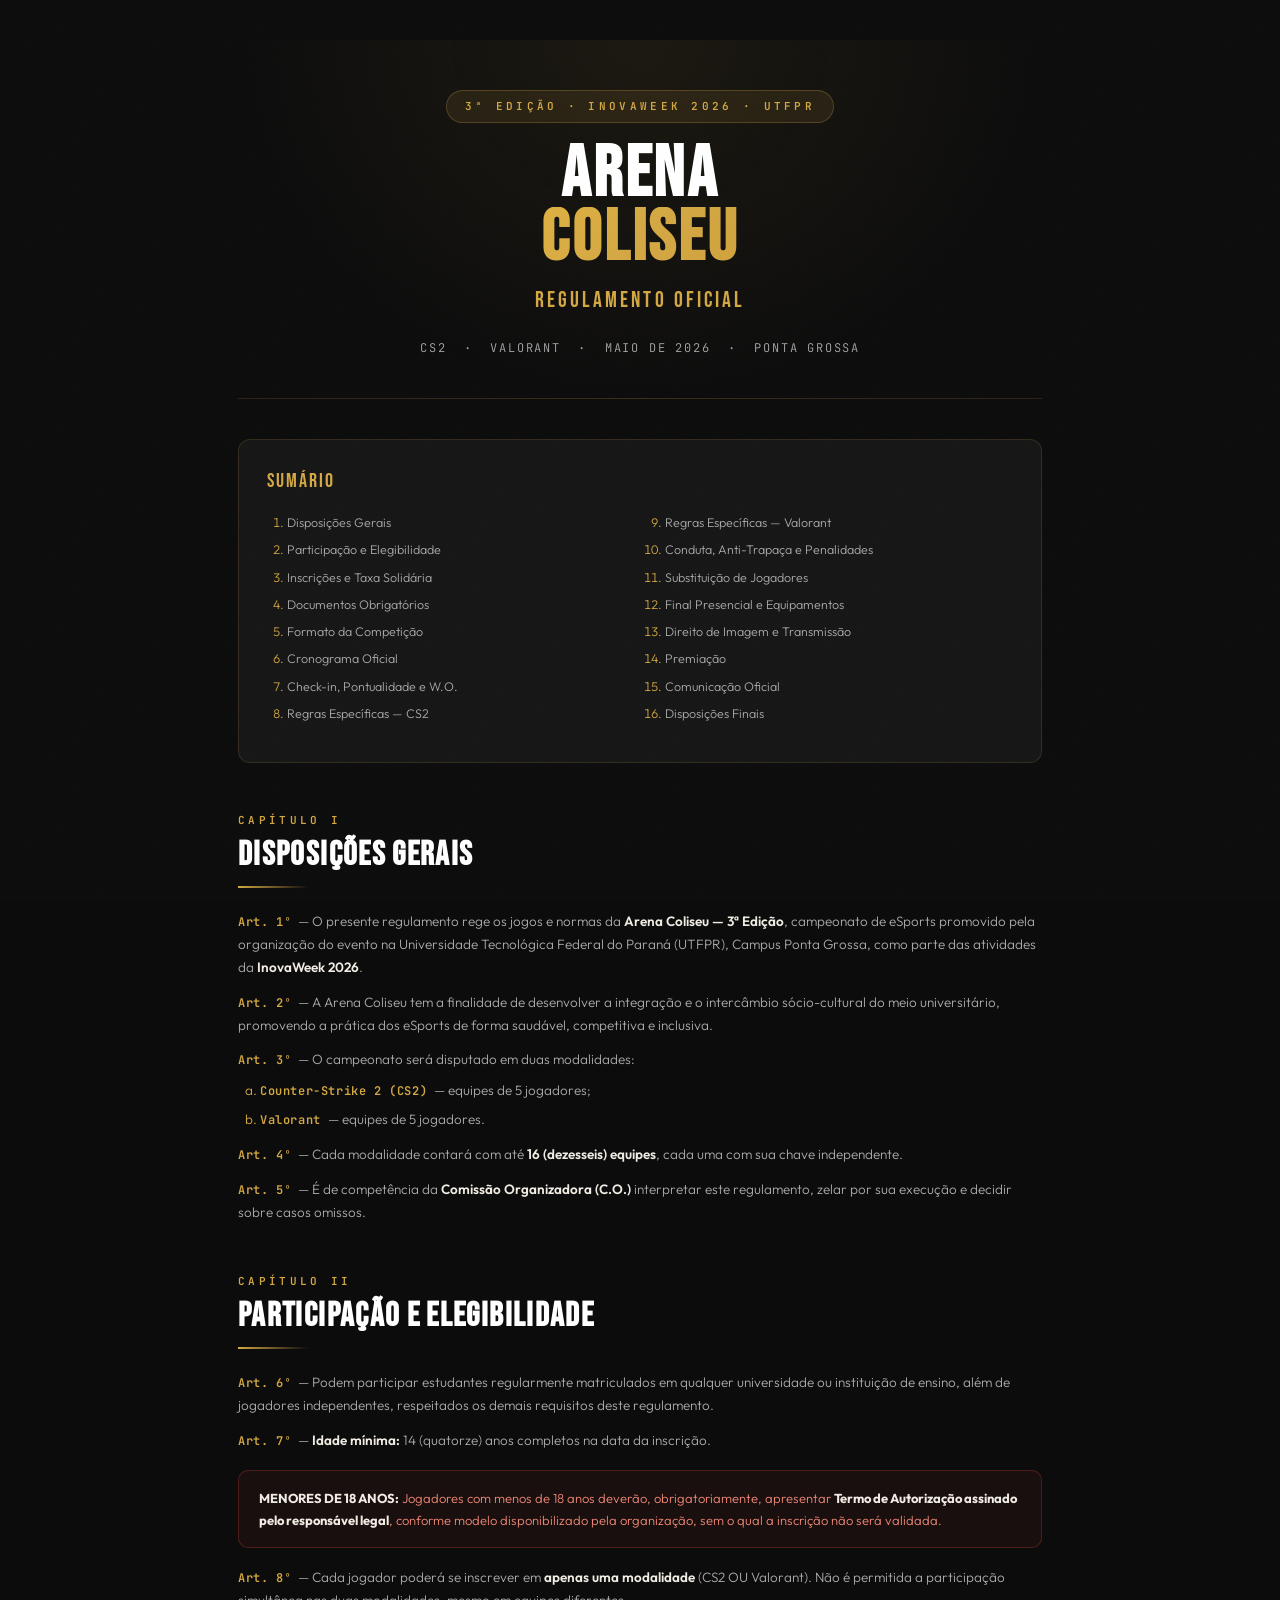
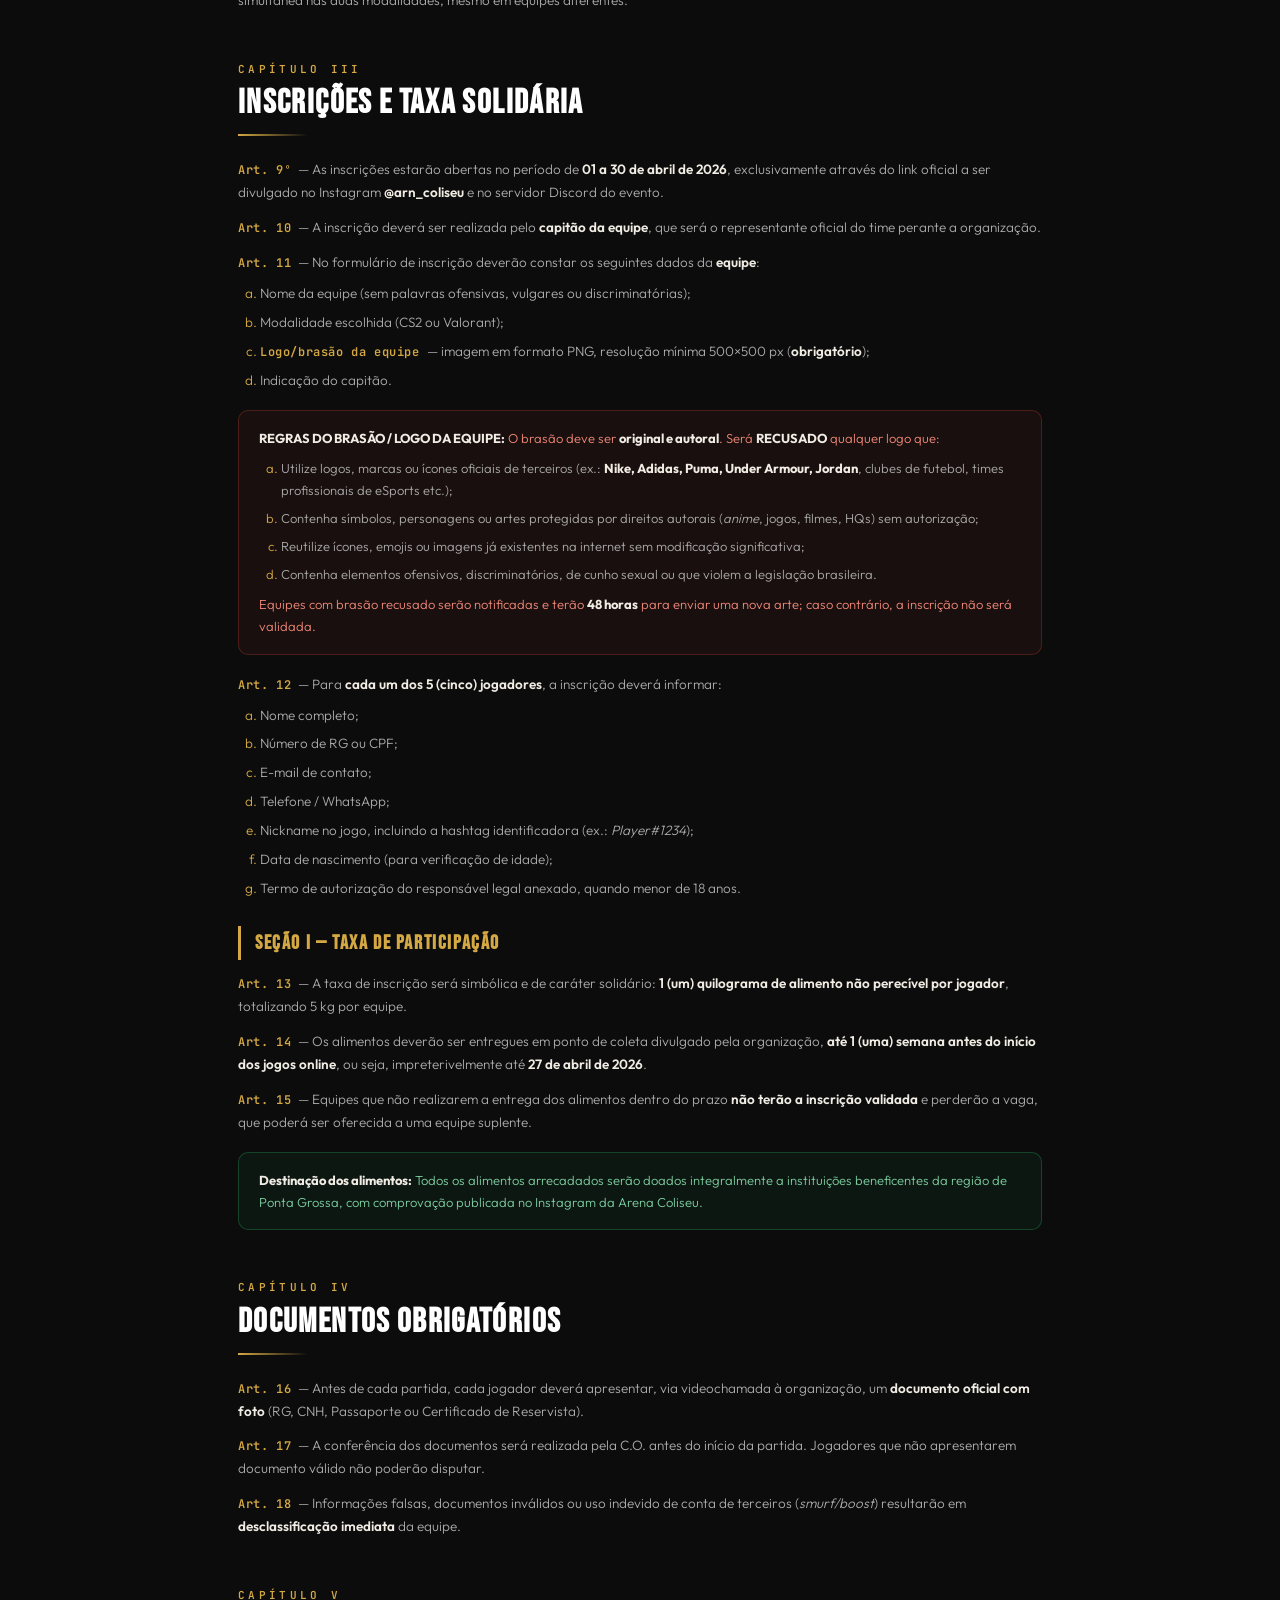
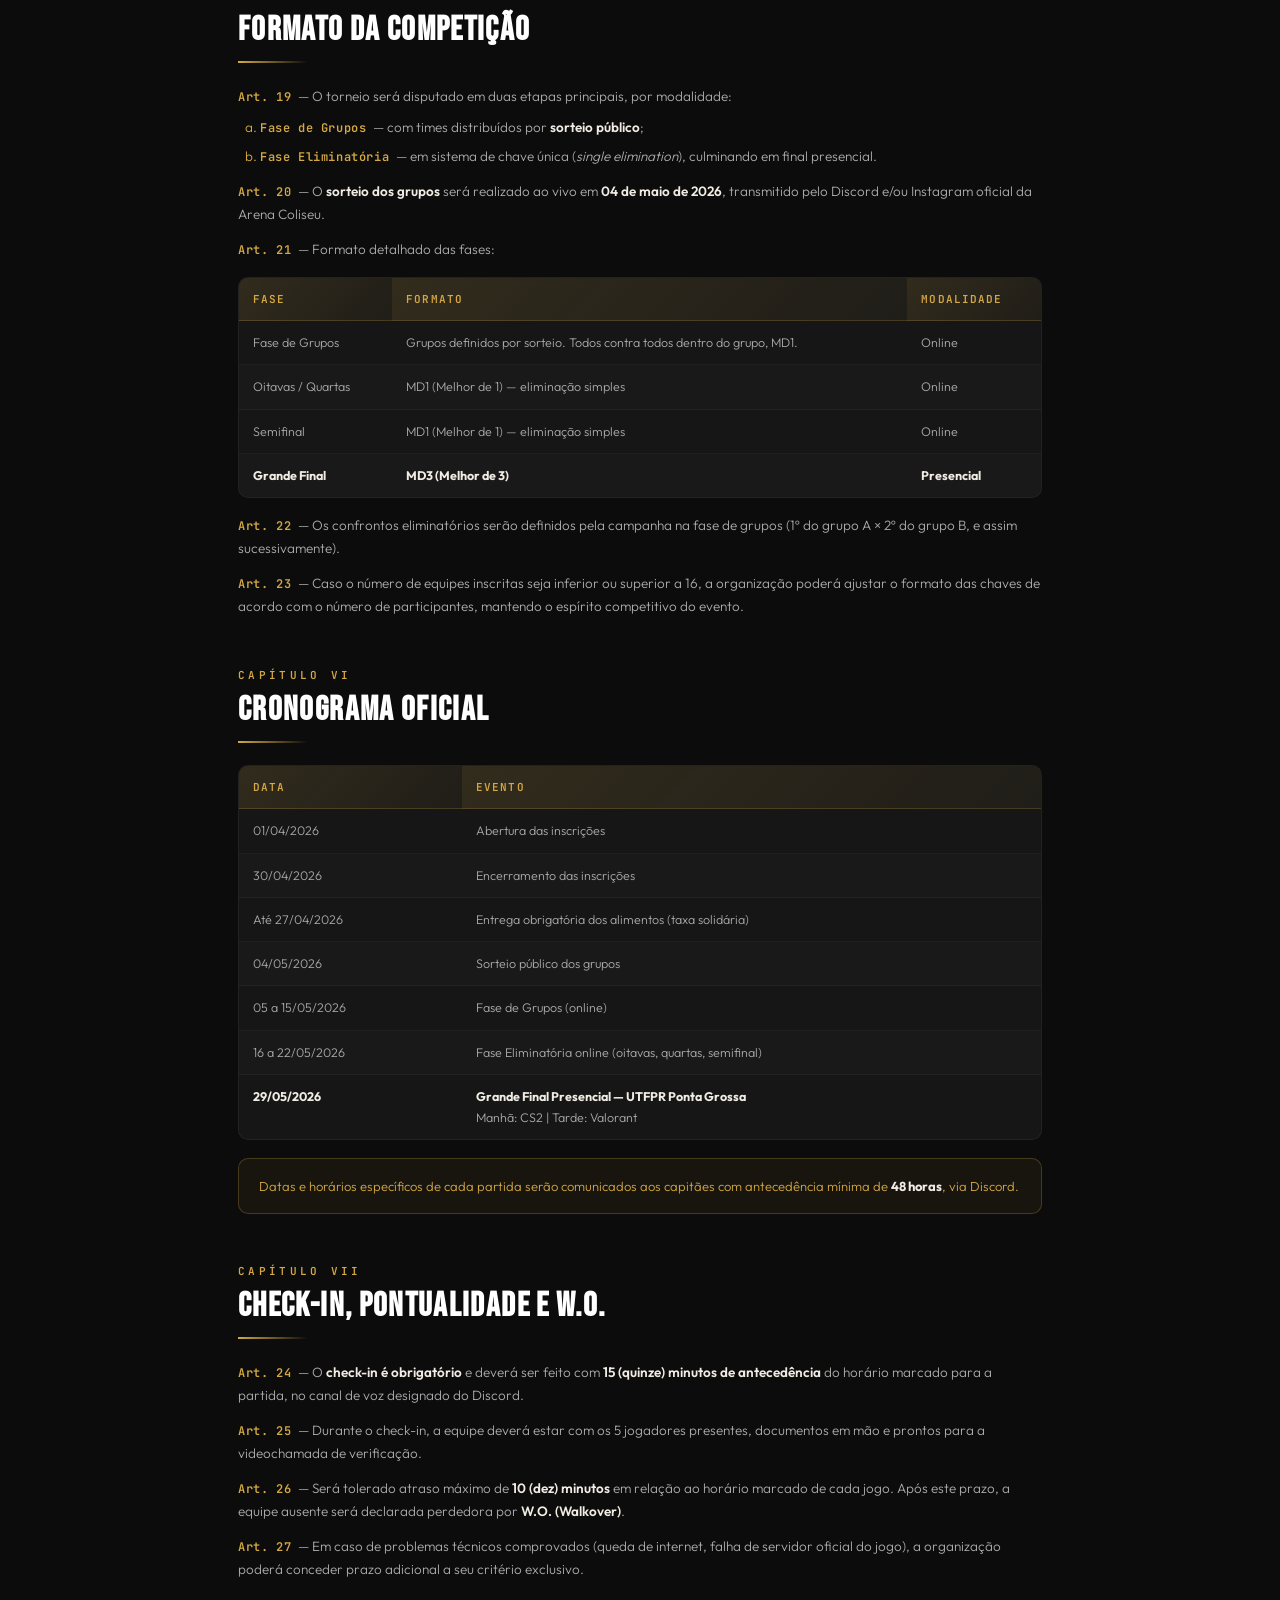
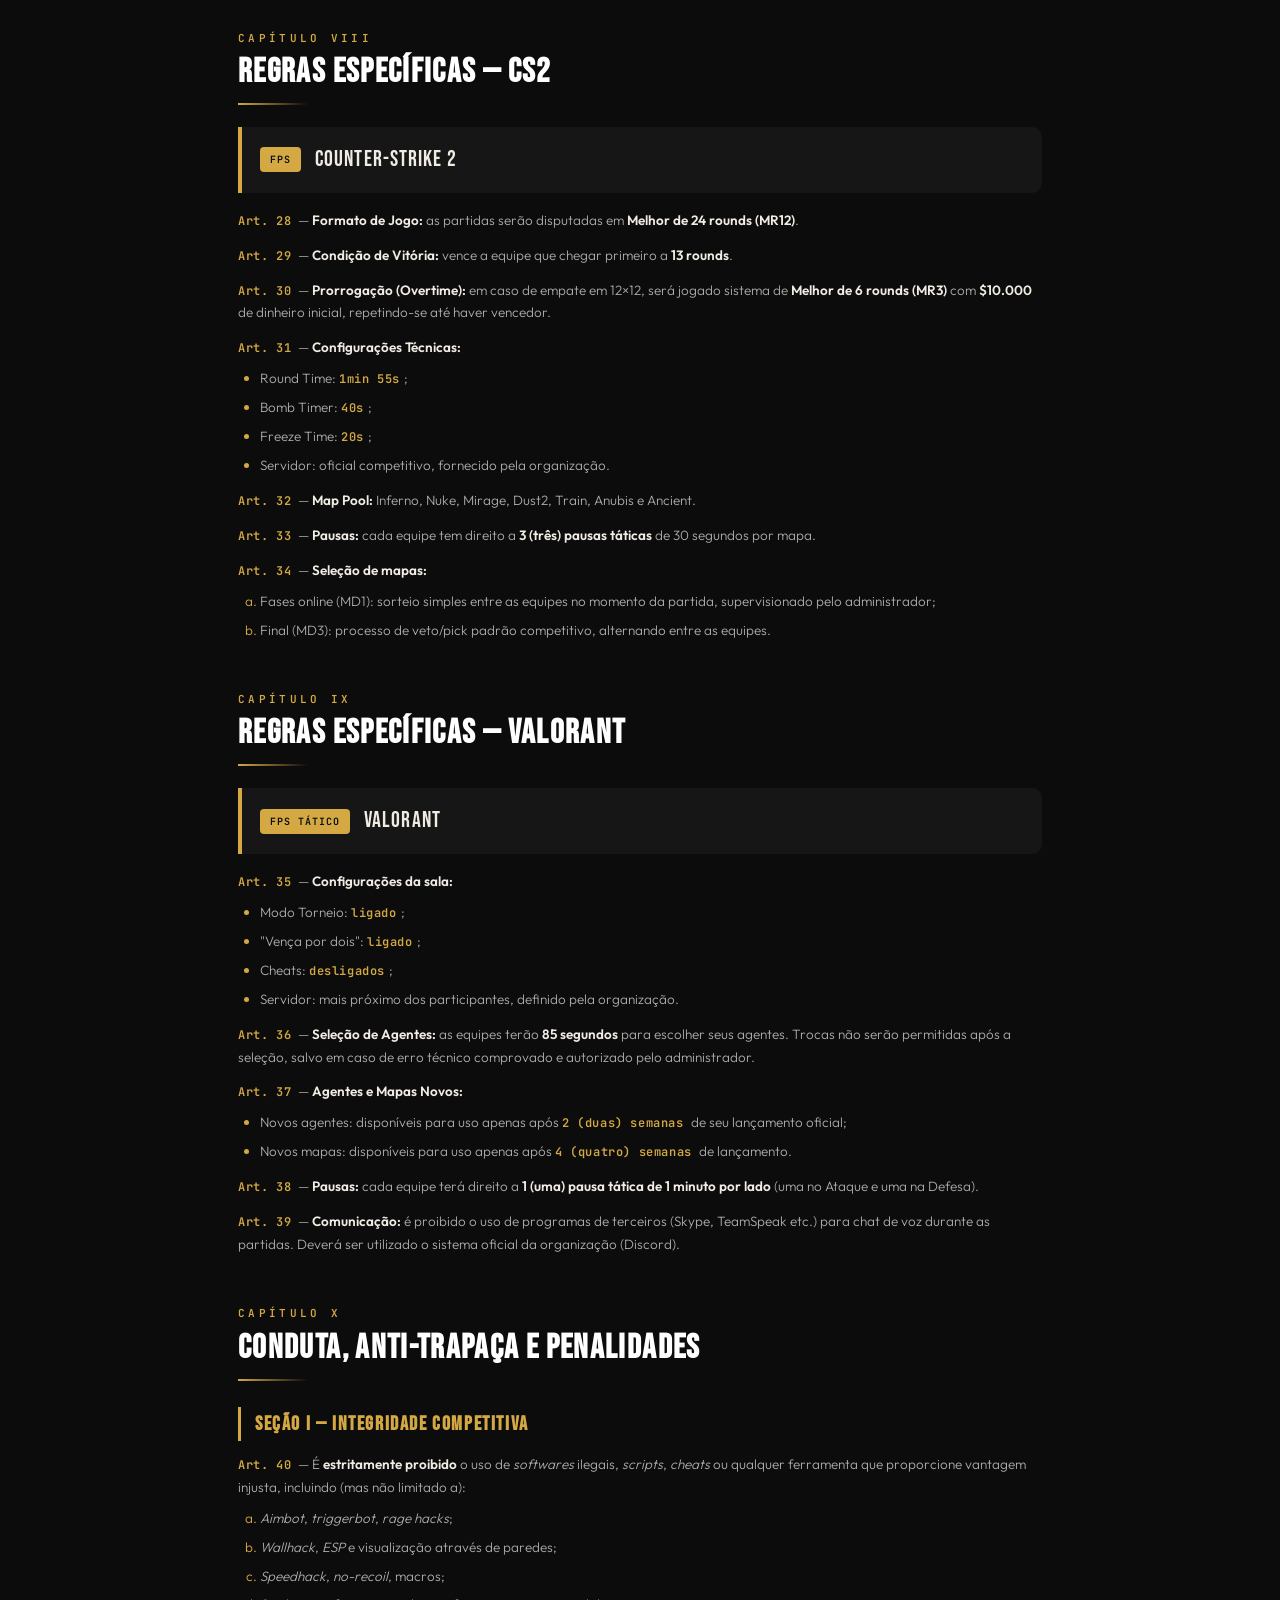
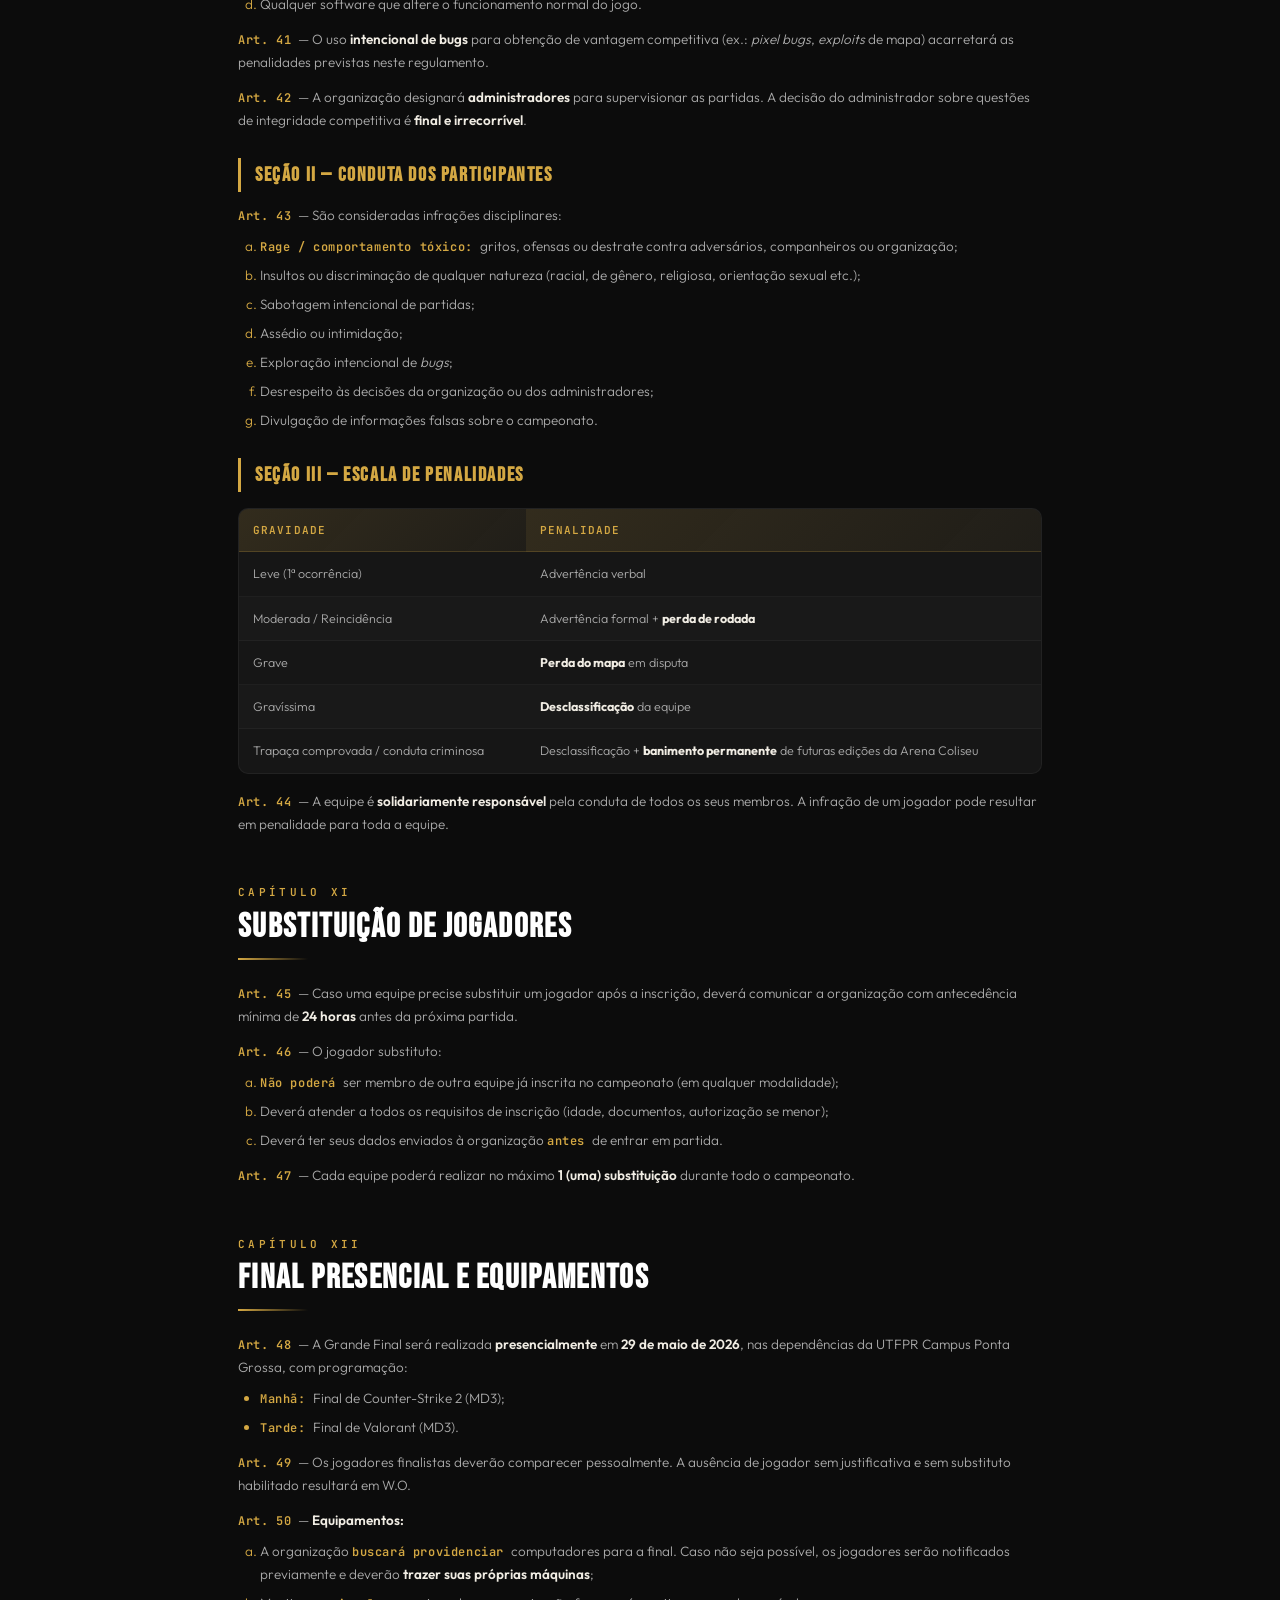
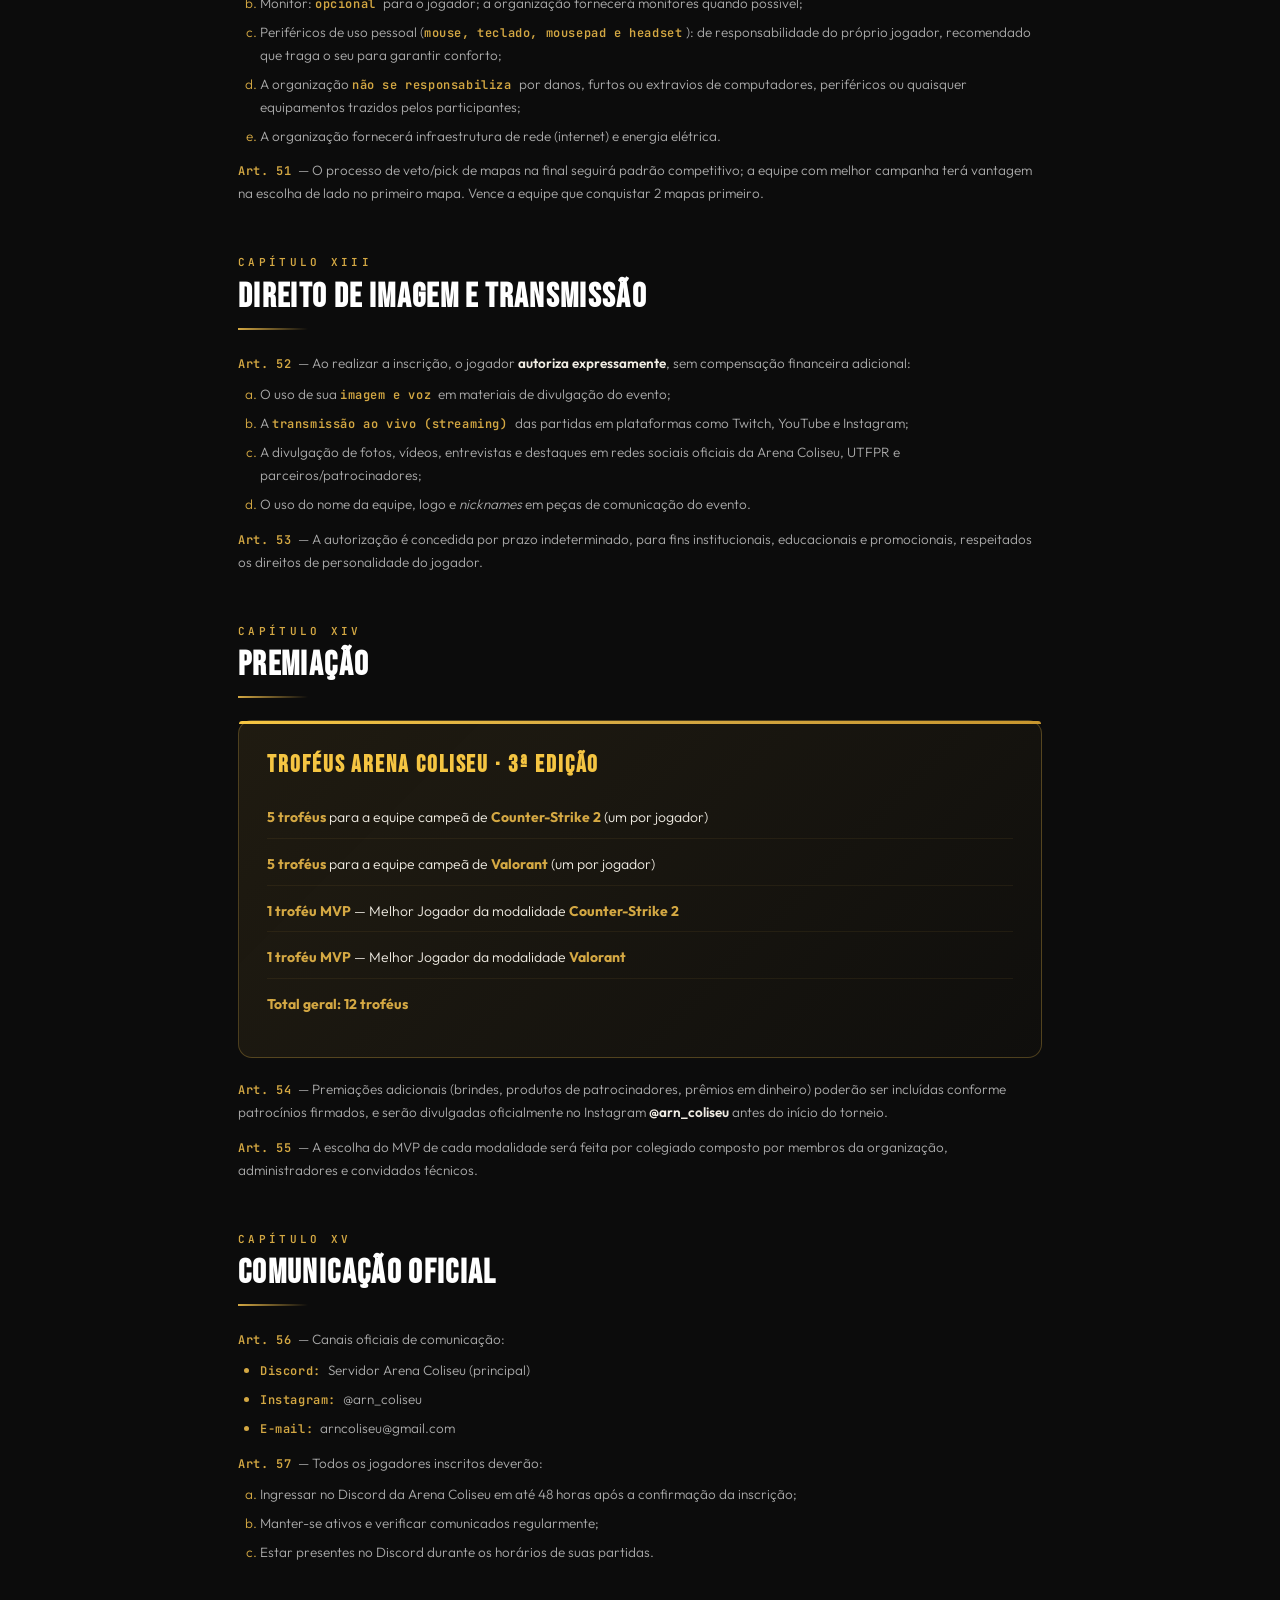
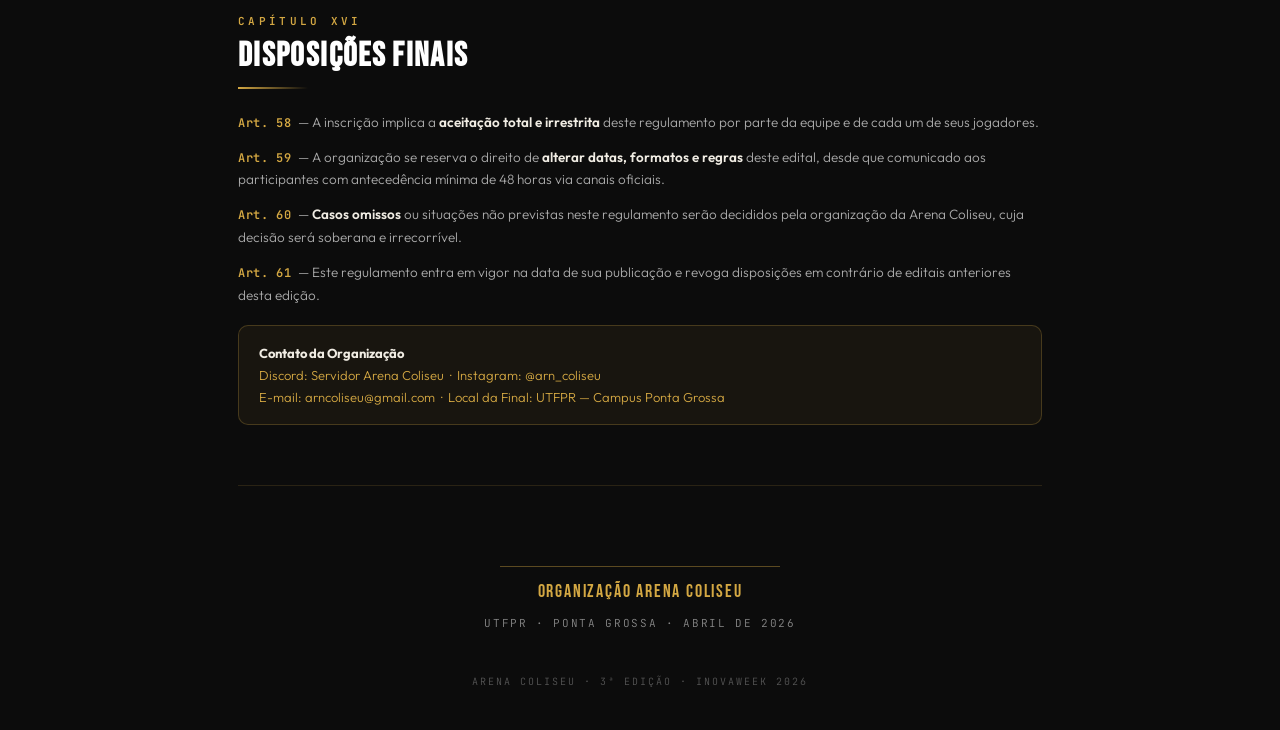
<file: regulamento.html>
<!DOCTYPE html>
<html lang="pt-BR">
<head>
<meta charset="UTF-8">
<meta name="viewport" content="width=device-width, initial-scale=1.0">
<title>Regulamento Oficial — Arena Coliseu 3ª Edição</title>
<link rel="preconnect" href="https://fonts.googleapis.com">
<link rel="preconnect" href="https://fonts.gstatic.com" crossorigin>
<link href="https://fonts.googleapis.com/css2?family=Bebas+Neue&family=Outfit:wght@300;400;500;600;700&family=JetBrains+Mono:wght@400;600&display=swap" rel="stylesheet">
<style>
:root {
    --gold: #D4A843;
    --gold-bright: #F5C542;
    --gold-deep: #C8962E;
    --gold-dim: #8B6914;
    --black: #0C0C0C;
    --black-light: #111111;
    --black-card: #161616;
    --black-elevated: #1A1A1A;
    --gray-dark: #2A2A2A;
    --gray: #555;
    --gray-light: #888;
    --gray-muted: #aaa;
    --white: #F0ECE3;
    --white-pure: #fff;
    --red: #E74C3C;
    --green: #2ECC71;
    --font-display: 'Bebas Neue', sans-serif;
    --font-body: 'Outfit', sans-serif;
    --font-mono: 'JetBrains Mono', monospace;
}

@page {
    size: A4;
    margin: 1.6cm;
}

* { box-sizing: border-box; margin: 0; padding: 0; -webkit-print-color-adjust: exact; print-color-adjust: exact; }

html, body {
    background: var(--black);
    color: var(--white);
    font-family: var(--font-body);
    font-size: 13.5px;
    line-height: 1.7;
    font-weight: 300;
}

body {
    max-width: 900px;
    margin: 0 auto;
    padding: 40px 48px;
    position: relative;
}

/* Grain overlay */
body::before {
    content: '';
    position: fixed;
    inset: 0;
    z-index: 9999;
    pointer-events: none;
    opacity: 0.025;
    background-image: url("data:image/svg+xml,%3Csvg viewBox='0 0 256 256' xmlns='http://www.w3.org/2000/svg'%3E%3Cfilter id='n'%3E%3CfeTurbulence type='fractalNoise' baseFrequency='0.9' numOctaves='4' stitchTiles='stitch'/%3E%3C/filter%3E%3Crect width='100%25' height='100%25' filter='url(%23n)'/%3E%3C/svg%3E");
    background-size: 200px;
}

/* ---- HERO ---- */
.hero {
    text-align: center;
    padding: 50px 20px 40px;
    margin-bottom: 40px;
    border-bottom: 1px solid rgba(212,168,67,0.15);
    position: relative;
    background: radial-gradient(ellipse at center top, rgba(212,168,67,0.08) 0%, transparent 70%);
}
.hero__edition {
    display: inline-block;
    font-family: var(--font-mono);
    font-size: 11px;
    font-weight: 600;
    letter-spacing: 0.3em;
    text-transform: uppercase;
    color: var(--gold);
    background: rgba(212,168,67,0.1);
    border: 1px solid rgba(212,168,67,0.25);
    padding: 6px 18px;
    border-radius: 100px;
    margin-bottom: 20px;
}
.hero__title {
    font-family: var(--font-display);
    font-size: 72px;
    line-height: 0.9;
    letter-spacing: 0.04em;
    color: var(--white-pure);
    margin-bottom: 8px;
}
.hero__title span {
    display: block;
    background: linear-gradient(135deg, var(--gold-bright), var(--gold), var(--gold-deep));
    -webkit-background-clip: text;
    background-clip: text;
    -webkit-text-fill-color: transparent;
    color: transparent;
}
.hero__subtitle {
    font-family: var(--font-display);
    font-size: 22px;
    letter-spacing: 0.14em;
    color: var(--gold);
    margin-top: 10px;
    text-transform: uppercase;
}
.hero__meta {
    font-family: var(--font-mono);
    font-size: 12px;
    color: var(--gray-muted);
    letter-spacing: 0.15em;
    text-transform: uppercase;
    margin-top: 18px;
}

/* ---- SECTION / CAPÍTULO ---- */
.capitulo {
    margin-top: 48px;
}
.capitulo__label {
    font-family: var(--font-mono);
    font-size: 11px;
    font-weight: 600;
    letter-spacing: 0.3em;
    text-transform: uppercase;
    color: var(--gold);
    margin-bottom: 8px;
}
.capitulo__title {
    font-family: var(--font-display);
    font-size: 34px;
    line-height: 1;
    letter-spacing: 0.04em;
    color: var(--white-pure);
    text-transform: uppercase;
}
.capitulo__line {
    width: 70px;
    height: 2px;
    background: linear-gradient(90deg, var(--gold), transparent);
    margin: 14px 0 22px;
}

h4 {
    font-family: var(--font-display);
    font-size: 20px;
    letter-spacing: 0.08em;
    color: var(--gold);
    text-transform: uppercase;
    margin: 26px 0 12px;
    padding-left: 14px;
    border-left: 3px solid var(--gold);
}

.artigo {
    margin: 12px 0;
    color: var(--gray-muted);
}
.artigo strong:first-child {
    font-family: var(--font-mono);
    font-size: 12px;
    font-weight: 600;
    color: var(--gold);
    letter-spacing: 0.05em;
    margin-right: 4px;
}
.artigo strong { color: var(--white); font-weight: 600; }

ol, ul { padding-left: 22px; margin: 8px 0; }
ol li, ul li { margin-bottom: 6px; color: var(--gray-muted); }
ol li::marker, ul li::marker { color: var(--gold); }

/* ---- CARDS / BOXES ---- */
.info-box {
    padding: 16px 20px;
    border-radius: 10px;
    margin: 18px 0;
    font-size: 13px;
    border: 1px solid;
    background: var(--black-card);
}
.info-box strong { color: var(--white); }
.info-box--gold {
    background: rgba(212,168,67,0.06);
    border-color: rgba(212,168,67,0.25);
    color: var(--gold);
}
.info-box--warn {
    background: rgba(231,76,60,0.06);
    border-color: rgba(231,76,60,0.25);
    color: #f08878;
}
.info-box--food {
    background: rgba(46,204,113,0.06);
    border-color: rgba(46,204,113,0.25);
    color: #7dcea0;
}

/* ---- SUMÁRIO ---- */
.sumario {
    background: var(--black-card);
    border: 1px solid rgba(212,168,67,0.15);
    border-radius: 12px;
    padding: 24px 28px;
    margin: 30px 0;
}
.sumario__title {
    font-family: var(--font-display);
    font-size: 20px;
    letter-spacing: 0.1em;
    color: var(--gold);
    text-transform: uppercase;
    margin-bottom: 14px;
}
.sumario ol {
    columns: 2;
    column-gap: 30px;
    padding-left: 20px;
}
.sumario li {
    font-size: 12.5px;
    margin-bottom: 6px;
    color: var(--gray-muted);
    break-inside: avoid;
}

/* ---- TABELAS ---- */
table {
    width: 100%;
    border-collapse: separate;
    border-spacing: 0;
    margin: 16px 0;
    font-size: 12.5px;
    background: var(--black-card);
    border: 1px solid rgba(255,255,255,0.05);
    border-radius: 10px;
    overflow: hidden;
}
th {
    background: linear-gradient(135deg, rgba(212,168,67,0.15), rgba(212,168,67,0.05));
    color: var(--gold);
    font-family: var(--font-mono);
    font-size: 11px;
    font-weight: 600;
    letter-spacing: 0.1em;
    text-transform: uppercase;
    padding: 12px 14px;
    text-align: left;
    border-bottom: 1px solid rgba(212,168,67,0.2);
}
td {
    padding: 11px 14px;
    color: var(--gray-muted);
    border-bottom: 1px solid rgba(255,255,255,0.04);
    vertical-align: top;
}
tr:last-child td { border-bottom: none; }
tr:nth-child(even) td { background: rgba(255,255,255,0.01); }
td strong { color: var(--white); }

/* ---- PREMIAÇÃO ---- */
.premiacao {
    background: linear-gradient(135deg, rgba(212,168,67,0.1), rgba(212,168,67,0.02));
    border: 1px solid rgba(212,168,67,0.3);
    border-radius: 14px;
    padding: 24px 28px;
    margin: 20px 0;
    position: relative;
}
.premiacao::before {
    content: '';
    position: absolute;
    top: 0; left: 0; right: 0;
    height: 3px;
    background: linear-gradient(90deg, var(--gold-bright), var(--gold), var(--gold-deep));
    border-radius: 14px 14px 0 0;
}
.premiacao h4 {
    border-left: none;
    padding-left: 0;
    margin-top: 0;
    font-size: 24px;
    color: var(--gold-bright);
}
.premiacao ul { list-style: none; padding-left: 0; }
.premiacao ul li {
    padding: 8px 0;
    border-bottom: 1px solid rgba(212,168,67,0.08);
    color: var(--white);
    font-size: 14px;
}
.premiacao ul li:last-child { border-bottom: none; }
.premiacao ul li strong { color: var(--gold); }

/* ---- MODALIDADE ---- */
.mod-header {
    display: flex;
    align-items: center;
    gap: 14px;
    margin: 20px 0 16px;
    padding: 14px 18px;
    background: var(--black-card);
    border-left: 4px solid var(--gold);
    border-radius: 0 10px 10px 0;
}
.mod-header__tag {
    font-family: var(--font-mono);
    font-size: 10px;
    font-weight: 600;
    color: var(--black);
    background: var(--gold);
    padding: 4px 10px;
    border-radius: 4px;
    letter-spacing: 0.1em;
    text-transform: uppercase;
}
.mod-header__name {
    font-family: var(--font-display);
    font-size: 22px;
    color: var(--white);
    letter-spacing: 0.05em;
}

/* ---- FOOTER ---- */
.footer-signature {
    margin-top: 60px;
    padding-top: 30px;
    border-top: 1px solid rgba(212,168,67,0.15);
    text-align: center;
}
.footer-signature__line {
    width: 280px;
    height: 1px;
    background: var(--gold);
    margin: 50px auto 10px;
    opacity: 0.4;
}
.footer-signature__org {
    font-family: var(--font-display);
    font-size: 18px;
    color: var(--gold);
    letter-spacing: 0.1em;
    text-transform: uppercase;
}
.footer-signature__local {
    font-family: var(--font-mono);
    font-size: 11px;
    color: var(--gray-light);
    letter-spacing: 0.15em;
    text-transform: uppercase;
    margin-top: 6px;
}
.footer-brand {
    margin-top: 40px;
    text-align: center;
    font-family: var(--font-mono);
    font-size: 10px;
    color: var(--gray);
    letter-spacing: 0.2em;
    text-transform: uppercase;
}

.page-break { page-break-before: always; }
.avoid-break { page-break-inside: avoid; }
</style>
</head>
<body>

<!-- HERO -->
<section class="hero">
    <div class="hero__edition">3ª Edição · InovaWeek 2026 · UTFPR</div>
    <h1 class="hero__title">
        Arena
        <span>Coliseu</span>
    </h1>
    <div class="hero__subtitle">Regulamento Oficial</div>
    <div class="hero__meta">CS2 &nbsp;·&nbsp; Valorant &nbsp;·&nbsp; Maio de 2026 &nbsp;·&nbsp; Ponta Grossa</div>
</section>

<!-- SUMÁRIO -->
<div class="sumario">
    <div class="sumario__title">Sumário</div>
    <ol>
        <li>Disposições Gerais</li>
        <li>Participação e Elegibilidade</li>
        <li>Inscrições e Taxa Solidária</li>
        <li>Documentos Obrigatórios</li>
        <li>Formato da Competição</li>
        <li>Cronograma Oficial</li>
        <li>Check-in, Pontualidade e W.O.</li>
        <li>Regras Específicas — CS2</li>
        <li>Regras Específicas — Valorant</li>
        <li>Conduta, Anti-Trapaça e Penalidades</li>
        <li>Substituição de Jogadores</li>
        <li>Final Presencial e Equipamentos</li>
        <li>Direito de Imagem e Transmissão</li>
        <li>Premiação</li>
        <li>Comunicação Oficial</li>
        <li>Disposições Finais</li>
    </ol>
</div>

<!-- ================= CAPÍTULO I ================= -->
<section class="capitulo">
    <div class="capitulo__label">Capítulo I</div>
    <h2 class="capitulo__title">Disposições Gerais</h2>
    <div class="capitulo__line"></div>

    <div class="artigo">
        <strong>Art. 1º</strong> — O presente regulamento rege os jogos e normas da <strong>Arena Coliseu — 3ª Edição</strong>, campeonato de eSports promovido pela organização do evento na Universidade Tecnológica Federal do Paraná (UTFPR), Campus Ponta Grossa, como parte das atividades da <strong>InovaWeek 2026</strong>.
    </div>
    <div class="artigo">
        <strong>Art. 2º</strong> — A Arena Coliseu tem a finalidade de desenvolver a integração e o intercâmbio sócio-cultural do meio universitário, promovendo a prática dos eSports de forma saudável, competitiva e inclusiva.
    </div>
    <div class="artigo">
        <strong>Art. 3º</strong> — O campeonato será disputado em duas modalidades:
        <ol type="a">
            <li><strong>Counter-Strike 2 (CS2)</strong> — equipes de 5 jogadores;</li>
            <li><strong>Valorant</strong> — equipes de 5 jogadores.</li>
        </ol>
    </div>
    <div class="artigo">
        <strong>Art. 4º</strong> — Cada modalidade contará com até <strong>16 (dezesseis) equipes</strong>, cada uma com sua chave independente.
    </div>
    <div class="artigo">
        <strong>Art. 5º</strong> — É de competência da <strong>Comissão Organizadora (C.O.)</strong> interpretar este regulamento, zelar por sua execução e decidir sobre casos omissos.
    </div>
</section>

<!-- ================= CAPÍTULO II ================= -->
<section class="capitulo">
    <div class="capitulo__label">Capítulo II</div>
    <h2 class="capitulo__title">Participação e Elegibilidade</h2>
    <div class="capitulo__line"></div>

    <div class="artigo">
        <strong>Art. 6º</strong> — Podem participar estudantes regularmente matriculados em qualquer universidade ou instituição de ensino, além de jogadores independentes, respeitados os demais requisitos deste regulamento.
    </div>
    <div class="artigo">
        <strong>Art. 7º</strong> — <strong>Idade mínima:</strong> 14 (quatorze) anos completos na data da inscrição.
    </div>
    <div class="info-box info-box--warn">
        <strong>MENORES DE 18 ANOS:</strong> Jogadores com menos de 18 anos deverão, obrigatoriamente, apresentar <strong>Termo de Autorização assinado pelo responsável legal</strong>, conforme modelo disponibilizado pela organização, sem o qual a inscrição não será validada.
    </div>
    <div class="artigo">
        <strong>Art. 8º</strong> — Cada jogador poderá se inscrever em <strong>apenas uma modalidade</strong> (CS2 OU Valorant). Não é permitida a participação simultânea nas duas modalidades, mesmo em equipes diferentes.
    </div>
</section>

<!-- ================= CAPÍTULO III ================= -->
<section class="capitulo">
    <div class="capitulo__label">Capítulo III</div>
    <h2 class="capitulo__title">Inscrições e Taxa Solidária</h2>
    <div class="capitulo__line"></div>

    <div class="artigo">
        <strong>Art. 9º</strong> — As inscrições estarão abertas no período de <strong>01 a 30 de abril de 2026</strong>, exclusivamente através do link oficial a ser divulgado no Instagram <strong>@arn_coliseu</strong> e no servidor Discord do evento.
    </div>
    <div class="artigo">
        <strong>Art. 10</strong> — A inscrição deverá ser realizada pelo <strong>capitão da equipe</strong>, que será o representante oficial do time perante a organização.
    </div>
    <div class="artigo">
        <strong>Art. 11</strong> — No formulário de inscrição deverão constar os seguintes dados da <strong>equipe</strong>:
        <ol type="a">
            <li>Nome da equipe (sem palavras ofensivas, vulgares ou discriminatórias);</li>
            <li>Modalidade escolhida (CS2 ou Valorant);</li>
            <li><strong>Logo/brasão da equipe</strong> — imagem em formato PNG, resolução mínima 500×500 px (<strong>obrigatório</strong>);</li>
            <li>Indicação do capitão.</li>
        </ol>
    </div>

    <div class="info-box info-box--warn">
        <strong>REGRAS DO BRASÃO / LOGO DA EQUIPE:</strong> O brasão deve ser <strong>original e autoral</strong>. Será <strong>RECUSADO</strong> qualquer logo que:
        <ol type="a" style="margin-top:8px;">
            <li>Utilize logos, marcas ou ícones oficiais de terceiros (ex.: <strong>Nike, Adidas, Puma, Under Armour, Jordan</strong>, clubes de futebol, times profissionais de eSports etc.);</li>
            <li>Contenha símbolos, personagens ou artes protegidas por direitos autorais (<em>anime</em>, jogos, filmes, HQs) sem autorização;</li>
            <li>Reutilize ícones, emojis ou imagens já existentes na internet sem modificação significativa;</li>
            <li>Contenha elementos ofensivos, discriminatórios, de cunho sexual ou que violem a legislação brasileira.</li>
        </ol>
        Equipes com brasão recusado serão notificadas e terão <strong>48 horas</strong> para enviar uma nova arte; caso contrário, a inscrição não será validada.
    </div>
    <div class="artigo">
        <strong>Art. 12</strong> — Para <strong>cada um dos 5 (cinco) jogadores</strong>, a inscrição deverá informar:
        <ol type="a">
            <li>Nome completo;</li>
            <li>Número de RG ou CPF;</li>
            <li>E-mail de contato;</li>
            <li>Telefone / WhatsApp;</li>
            <li>Nickname no jogo, incluindo a hashtag identificadora (ex.: <em>Player#1234</em>);</li>
            <li>Data de nascimento (para verificação de idade);</li>
            <li>Termo de autorização do responsável legal anexado, quando menor de 18 anos.</li>
        </ol>
    </div>

    <h4>Seção I — Taxa de Participação</h4>

    <div class="artigo">
        <strong>Art. 13</strong> — A taxa de inscrição será simbólica e de caráter solidário: <strong>1 (um) quilograma de alimento não perecível por jogador</strong>, totalizando 5 kg por equipe.
    </div>
    <div class="artigo">
        <strong>Art. 14</strong> — Os alimentos deverão ser entregues em ponto de coleta divulgado pela organização, <strong>até 1 (uma) semana antes do início dos jogos online</strong>, ou seja, impreterivelmente até <strong>27 de abril de 2026</strong>.
    </div>
    <div class="artigo">
        <strong>Art. 15</strong> — Equipes que não realizarem a entrega dos alimentos dentro do prazo <strong>não terão a inscrição validada</strong> e perderão a vaga, que poderá ser oferecida a uma equipe suplente.
    </div>
    <div class="info-box info-box--food">
        <strong>Destinação dos alimentos:</strong> Todos os alimentos arrecadados serão doados integralmente a instituições beneficentes da região de Ponta Grossa, com comprovação publicada no Instagram da Arena Coliseu.
    </div>
</section>

<!-- ================= CAPÍTULO IV ================= -->
<section class="capitulo">
    <div class="capitulo__label">Capítulo IV</div>
    <h2 class="capitulo__title">Documentos Obrigatórios</h2>
    <div class="capitulo__line"></div>

    <div class="artigo">
        <strong>Art. 16</strong> — Antes de cada partida, cada jogador deverá apresentar, via videochamada à organização, um <strong>documento oficial com foto</strong> (RG, CNH, Passaporte ou Certificado de Reservista).
    </div>
    <div class="artigo">
        <strong>Art. 17</strong> — A conferência dos documentos será realizada pela C.O. antes do início da partida. Jogadores que não apresentarem documento válido não poderão disputar.
    </div>
    <div class="artigo">
        <strong>Art. 18</strong> — Informações falsas, documentos inválidos ou uso indevido de conta de terceiros (<em>smurf/boost</em>) resultarão em <strong>desclassificação imediata</strong> da equipe.
    </div>
</section>

<!-- ================= CAPÍTULO V ================= -->
<section class="capitulo page-break">
    <div class="capitulo__label">Capítulo V</div>
    <h2 class="capitulo__title">Formato da Competição</h2>
    <div class="capitulo__line"></div>

    <div class="artigo">
        <strong>Art. 19</strong> — O torneio será disputado em duas etapas principais, por modalidade:
        <ol type="a">
            <li><strong>Fase de Grupos</strong> — com times distribuídos por <strong>sorteio público</strong>;</li>
            <li><strong>Fase Eliminatória</strong> — em sistema de chave única (<em>single elimination</em>), culminando em final presencial.</li>
        </ol>
    </div>
    <div class="artigo">
        <strong>Art. 20</strong> — O <strong>sorteio dos grupos</strong> será realizado ao vivo em <strong>04 de maio de 2026</strong>, transmitido pelo Discord e/ou Instagram oficial da Arena Coliseu.
    </div>
    <div class="artigo">
        <strong>Art. 21</strong> — Formato detalhado das fases:
    </div>
    <table>
        <thead>
            <tr><th>Fase</th><th>Formato</th><th>Modalidade</th></tr>
        </thead>
        <tbody>
            <tr><td>Fase de Grupos</td><td>Grupos definidos por sorteio. Todos contra todos dentro do grupo, MD1.</td><td>Online</td></tr>
            <tr><td>Oitavas / Quartas</td><td>MD1 (Melhor de 1) — eliminação simples</td><td>Online</td></tr>
            <tr><td>Semifinal</td><td>MD1 (Melhor de 1) — eliminação simples</td><td>Online</td></tr>
            <tr><td><strong>Grande Final</strong></td><td><strong>MD3 (Melhor de 3)</strong></td><td><strong>Presencial</strong></td></tr>
        </tbody>
    </table>
    <div class="artigo">
        <strong>Art. 22</strong> — Os confrontos eliminatórios serão definidos pela campanha na fase de grupos (1º do grupo A × 2º do grupo B, e assim sucessivamente).
    </div>
    <div class="artigo">
        <strong>Art. 23</strong> — Caso o número de equipes inscritas seja inferior ou superior a 16, a organização poderá ajustar o formato das chaves de acordo com o número de participantes, mantendo o espírito competitivo do evento.
    </div>
</section>

<!-- ================= CAPÍTULO VI ================= -->
<section class="capitulo">
    <div class="capitulo__label">Capítulo VI</div>
    <h2 class="capitulo__title">Cronograma Oficial</h2>
    <div class="capitulo__line"></div>

    <table>
        <thead>
            <tr><th>Data</th><th>Evento</th></tr>
        </thead>
        <tbody>
            <tr><td>01/04/2026</td><td>Abertura das inscrições</td></tr>
            <tr><td>30/04/2026</td><td>Encerramento das inscrições</td></tr>
            <tr><td>Até 27/04/2026</td><td>Entrega obrigatória dos alimentos (taxa solidária)</td></tr>
            <tr><td>04/05/2026</td><td>Sorteio público dos grupos</td></tr>
            <tr><td>05 a 15/05/2026</td><td>Fase de Grupos (online)</td></tr>
            <tr><td>16 a 22/05/2026</td><td>Fase Eliminatória online (oitavas, quartas, semifinal)</td></tr>
            <tr><td><strong>29/05/2026</strong></td><td><strong>Grande Final Presencial — UTFPR Ponta Grossa</strong><br>Manhã: CS2 | Tarde: Valorant</td></tr>
        </tbody>
    </table>

    <div class="info-box info-box--gold">
        Datas e horários específicos de cada partida serão comunicados aos capitães com antecedência mínima de <strong>48 horas</strong>, via Discord.
    </div>
</section>

<!-- ================= CAPÍTULO VII ================= -->
<section class="capitulo">
    <div class="capitulo__label">Capítulo VII</div>
    <h2 class="capitulo__title">Check-in, Pontualidade e W.O.</h2>
    <div class="capitulo__line"></div>

    <div class="artigo">
        <strong>Art. 24</strong> — O <strong>check-in é obrigatório</strong> e deverá ser feito com <strong>15 (quinze) minutos de antecedência</strong> do horário marcado para a partida, no canal de voz designado do Discord.
    </div>
    <div class="artigo">
        <strong>Art. 25</strong> — Durante o check-in, a equipe deverá estar com os 5 jogadores presentes, documentos em mão e prontos para a videochamada de verificação.
    </div>
    <div class="artigo">
        <strong>Art. 26</strong> — Será tolerado atraso máximo de <strong>10 (dez) minutos</strong> em relação ao horário marcado de cada jogo. Após este prazo, a equipe ausente será declarada perdedora por <strong>W.O. (Walkover)</strong>.
    </div>
    <div class="artigo">
        <strong>Art. 27</strong> — Em caso de problemas técnicos comprovados (queda de internet, falha de servidor oficial do jogo), a organização poderá conceder prazo adicional a seu critério exclusivo.
    </div>
</section>

<!-- ================= CAPÍTULO VIII ================= -->
<section class="capitulo page-break">
    <div class="capitulo__label">Capítulo VIII</div>
    <h2 class="capitulo__title">Regras Específicas — CS2</h2>
    <div class="capitulo__line"></div>

    <div class="mod-header">
        <span class="mod-header__tag">FPS</span>
        <span class="mod-header__name">Counter-Strike 2</span>
    </div>

    <div class="artigo">
        <strong>Art. 28</strong> — <strong>Formato de Jogo:</strong> as partidas serão disputadas em <strong>Melhor de 24 rounds (MR12)</strong>.
    </div>
    <div class="artigo">
        <strong>Art. 29</strong> — <strong>Condição de Vitória:</strong> vence a equipe que chegar primeiro a <strong>13 rounds</strong>.
    </div>
    <div class="artigo">
        <strong>Art. 30</strong> — <strong>Prorrogação (Overtime):</strong> em caso de empate em 12×12, será jogado sistema de <strong>Melhor de 6 rounds (MR3)</strong> com <strong>$10.000</strong> de dinheiro inicial, repetindo-se até haver vencedor.
    </div>
    <div class="artigo">
        <strong>Art. 31</strong> — <strong>Configurações Técnicas:</strong>
        <ul>
            <li>Round Time: <strong>1min 55s</strong>;</li>
            <li>Bomb Timer: <strong>40s</strong>;</li>
            <li>Freeze Time: <strong>20s</strong>;</li>
            <li>Servidor: oficial competitivo, fornecido pela organização.</li>
        </ul>
    </div>
    <div class="artigo">
        <strong>Art. 32</strong> — <strong>Map Pool:</strong> Inferno, Nuke, Mirage, Dust2, Train, Anubis e Ancient.
    </div>
    <div class="artigo">
        <strong>Art. 33</strong> — <strong>Pausas:</strong> cada equipe tem direito a <strong>3 (três) pausas táticas</strong> de 30 segundos por mapa.
    </div>
    <div class="artigo">
        <strong>Art. 34</strong> — <strong>Seleção de mapas:</strong>
        <ol type="a">
            <li>Fases online (MD1): sorteio simples entre as equipes no momento da partida, supervisionado pelo administrador;</li>
            <li>Final (MD3): processo de veto/pick padrão competitivo, alternando entre as equipes.</li>
        </ol>
    </div>
</section>

<!-- ================= CAPÍTULO IX ================= -->
<section class="capitulo">
    <div class="capitulo__label">Capítulo IX</div>
    <h2 class="capitulo__title">Regras Específicas — Valorant</h2>
    <div class="capitulo__line"></div>

    <div class="mod-header">
        <span class="mod-header__tag">FPS Tático</span>
        <span class="mod-header__name">Valorant</span>
    </div>

    <div class="artigo">
        <strong>Art. 35</strong> — <strong>Configurações da sala:</strong>
        <ul>
            <li>Modo Torneio: <strong>ligado</strong>;</li>
            <li>"Vença por dois": <strong>ligado</strong>;</li>
            <li>Cheats: <strong>desligados</strong>;</li>
            <li>Servidor: mais próximo dos participantes, definido pela organização.</li>
        </ul>
    </div>
    <div class="artigo">
        <strong>Art. 36</strong> — <strong>Seleção de Agentes:</strong> as equipes terão <strong>85 segundos</strong> para escolher seus agentes. Trocas não serão permitidas após a seleção, salvo em caso de erro técnico comprovado e autorizado pelo administrador.
    </div>
    <div class="artigo">
        <strong>Art. 37</strong> — <strong>Agentes e Mapas Novos:</strong>
        <ul>
            <li>Novos agentes: disponíveis para uso apenas após <strong>2 (duas) semanas</strong> de seu lançamento oficial;</li>
            <li>Novos mapas: disponíveis para uso apenas após <strong>4 (quatro) semanas</strong> de lançamento.</li>
        </ul>
    </div>
    <div class="artigo">
        <strong>Art. 38</strong> — <strong>Pausas:</strong> cada equipe terá direito a <strong>1 (uma) pausa tática de 1 minuto por lado</strong> (uma no Ataque e uma na Defesa).
    </div>
    <div class="artigo">
        <strong>Art. 39</strong> — <strong>Comunicação:</strong> é proibido o uso de programas de terceiros (Skype, TeamSpeak etc.) para chat de voz durante as partidas. Deverá ser utilizado o sistema oficial da organização (Discord).
    </div>
</section>

<!-- ================= CAPÍTULO X ================= -->
<section class="capitulo page-break">
    <div class="capitulo__label">Capítulo X</div>
    <h2 class="capitulo__title">Conduta, Anti-Trapaça e Penalidades</h2>
    <div class="capitulo__line"></div>

    <h4>Seção I — Integridade Competitiva</h4>

    <div class="artigo">
        <strong>Art. 40</strong> — É <strong>estritamente proibido</strong> o uso de <em>softwares</em> ilegais, <em>scripts</em>, <em>cheats</em> ou qualquer ferramenta que proporcione vantagem injusta, incluindo (mas não limitado a):
        <ol type="a">
            <li><em>Aimbot</em>, <em>triggerbot</em>, <em>rage hacks</em>;</li>
            <li><em>Wallhack</em>, <em>ESP</em> e visualização através de paredes;</li>
            <li><em>Speedhack</em>, <em>no-recoil</em>, macros;</li>
            <li>Qualquer software que altere o funcionamento normal do jogo.</li>
        </ol>
    </div>
    <div class="artigo">
        <strong>Art. 41</strong> — O uso <strong>intencional de bugs</strong> para obtenção de vantagem competitiva (ex.: <em>pixel bugs</em>, <em>exploits</em> de mapa) acarretará as penalidades previstas neste regulamento.
    </div>
    <div class="artigo">
        <strong>Art. 42</strong> — A organização designará <strong>administradores</strong> para supervisionar as partidas. A decisão do administrador sobre questões de integridade competitiva é <strong>final e irrecorrível</strong>.
    </div>

    <h4>Seção II — Conduta dos Participantes</h4>

    <div class="artigo">
        <strong>Art. 43</strong> — São consideradas infrações disciplinares:
        <ol type="a">
            <li><strong>Rage / comportamento tóxico:</strong> gritos, ofensas ou destrate contra adversários, companheiros ou organização;</li>
            <li>Insultos ou discriminação de qualquer natureza (racial, de gênero, religiosa, orientação sexual etc.);</li>
            <li>Sabotagem intencional de partidas;</li>
            <li>Assédio ou intimidação;</li>
            <li>Exploração intencional de <em>bugs</em>;</li>
            <li>Desrespeito às decisões da organização ou dos administradores;</li>
            <li>Divulgação de informações falsas sobre o campeonato.</li>
        </ol>
    </div>

    <h4>Seção III — Escala de Penalidades</h4>

    <table>
        <thead>
            <tr><th>Gravidade</th><th>Penalidade</th></tr>
        </thead>
        <tbody>
            <tr><td>Leve (1ª ocorrência)</td><td>Advertência verbal</td></tr>
            <tr><td>Moderada / Reincidência</td><td>Advertência formal + <strong>perda de rodada</strong></td></tr>
            <tr><td>Grave</td><td><strong>Perda do mapa</strong> em disputa</td></tr>
            <tr><td>Gravíssima</td><td><strong>Desclassificação</strong> da equipe</td></tr>
            <tr><td>Trapaça comprovada / conduta criminosa</td><td>Desclassificação + <strong>banimento permanente</strong> de futuras edições da Arena Coliseu</td></tr>
        </tbody>
    </table>

    <div class="artigo">
        <strong>Art. 44</strong> — A equipe é <strong>solidariamente responsável</strong> pela conduta de todos os seus membros. A infração de um jogador pode resultar em penalidade para toda a equipe.
    </div>
</section>

<!-- ================= CAPÍTULO XI ================= -->
<section class="capitulo">
    <div class="capitulo__label">Capítulo XI</div>
    <h2 class="capitulo__title">Substituição de Jogadores</h2>
    <div class="capitulo__line"></div>

    <div class="artigo">
        <strong>Art. 45</strong> — Caso uma equipe precise substituir um jogador após a inscrição, deverá comunicar a organização com antecedência mínima de <strong>24 horas</strong> antes da próxima partida.
    </div>
    <div class="artigo">
        <strong>Art. 46</strong> — O jogador substituto:
        <ol type="a">
            <li><strong>Não poderá</strong> ser membro de outra equipe já inscrita no campeonato (em qualquer modalidade);</li>
            <li>Deverá atender a todos os requisitos de inscrição (idade, documentos, autorização se menor);</li>
            <li>Deverá ter seus dados enviados à organização <strong>antes</strong> de entrar em partida.</li>
        </ol>
    </div>
    <div class="artigo">
        <strong>Art. 47</strong> — Cada equipe poderá realizar no máximo <strong>1 (uma) substituição</strong> durante todo o campeonato.
    </div>
</section>

<!-- ================= CAPÍTULO XII ================= -->
<section class="capitulo page-break">
    <div class="capitulo__label">Capítulo XII</div>
    <h2 class="capitulo__title">Final Presencial e Equipamentos</h2>
    <div class="capitulo__line"></div>

    <div class="artigo">
        <strong>Art. 48</strong> — A Grande Final será realizada <strong>presencialmente</strong> em <strong>29 de maio de 2026</strong>, nas dependências da UTFPR Campus Ponta Grossa, com programação:
        <ul>
            <li><strong>Manhã:</strong> Final de Counter-Strike 2 (MD3);</li>
            <li><strong>Tarde:</strong> Final de Valorant (MD3).</li>
        </ul>
    </div>
    <div class="artigo">
        <strong>Art. 49</strong> — Os jogadores finalistas deverão comparecer pessoalmente. A ausência de jogador sem justificativa e sem substituto habilitado resultará em W.O.
    </div>
    <div class="artigo">
        <strong>Art. 50</strong> — <strong>Equipamentos:</strong>
        <ol type="a">
            <li>A organização <strong>buscará providenciar</strong> computadores para a final. Caso não seja possível, os jogadores serão notificados previamente e deverão <strong>trazer suas próprias máquinas</strong>;</li>
            <li>Monitor: <strong>opcional</strong> para o jogador; a organização fornecerá monitores quando possível;</li>
            <li>Periféricos de uso pessoal (<strong>mouse, teclado, mousepad e headset</strong>): de responsabilidade do próprio jogador, recomendado que traga o seu para garantir conforto;</li>
            <li>A organização <strong>não se responsabiliza</strong> por danos, furtos ou extravios de computadores, periféricos ou quaisquer equipamentos trazidos pelos participantes;</li>
            <li>A organização fornecerá infraestrutura de rede (internet) e energia elétrica.</li>
        </ol>
    </div>
    <div class="artigo">
        <strong>Art. 51</strong> — O processo de veto/pick de mapas na final seguirá padrão competitivo; a equipe com melhor campanha terá vantagem na escolha de lado no primeiro mapa. Vence a equipe que conquistar 2 mapas primeiro.
    </div>
</section>

<!-- ================= CAPÍTULO XIII ================= -->
<section class="capitulo">
    <div class="capitulo__label">Capítulo XIII</div>
    <h2 class="capitulo__title">Direito de Imagem e Transmissão</h2>
    <div class="capitulo__line"></div>

    <div class="artigo">
        <strong>Art. 52</strong> — Ao realizar a inscrição, o jogador <strong>autoriza expressamente</strong>, sem compensação financeira adicional:
        <ol type="a">
            <li>O uso de sua <strong>imagem e voz</strong> em materiais de divulgação do evento;</li>
            <li>A <strong>transmissão ao vivo (streaming)</strong> das partidas em plataformas como Twitch, YouTube e Instagram;</li>
            <li>A divulgação de fotos, vídeos, entrevistas e destaques em redes sociais oficiais da Arena Coliseu, UTFPR e parceiros/patrocinadores;</li>
            <li>O uso do nome da equipe, logo e <em>nicknames</em> em peças de comunicação do evento.</li>
        </ol>
    </div>
    <div class="artigo">
        <strong>Art. 53</strong> — A autorização é concedida por prazo indeterminado, para fins institucionais, educacionais e promocionais, respeitados os direitos de personalidade do jogador.
    </div>
</section>

<!-- ================= CAPÍTULO XIV ================= -->
<section class="capitulo">
    <div class="capitulo__label">Capítulo XIV</div>
    <h2 class="capitulo__title">Premiação</h2>
    <div class="capitulo__line"></div>

    <div class="premiacao avoid-break">
        <h4>Troféus Arena Coliseu · 3ª Edição</h4>
        <ul>
            <li><strong>5 troféus</strong> para a equipe campeã de <strong>Counter-Strike 2</strong> (um por jogador)</li>
            <li><strong>5 troféus</strong> para a equipe campeã de <strong>Valorant</strong> (um por jogador)</li>
            <li><strong>1 troféu MVP</strong> — Melhor Jogador da modalidade <strong>Counter-Strike 2</strong></li>
            <li><strong>1 troféu MVP</strong> — Melhor Jogador da modalidade <strong>Valorant</strong></li>
            <li><strong>Total geral: 12 troféus</strong></li>
        </ul>
    </div>

    <div class="artigo">
        <strong>Art. 54</strong> — Premiações adicionais (brindes, produtos de patrocinadores, prêmios em dinheiro) poderão ser incluídas conforme patrocínios firmados, e serão divulgadas oficialmente no Instagram <strong>@arn_coliseu</strong> antes do início do torneio.
    </div>
    <div class="artigo">
        <strong>Art. 55</strong> — A escolha do MVP de cada modalidade será feita por colegiado composto por membros da organização, administradores e convidados técnicos.
    </div>
</section>

<!-- ================= CAPÍTULO XV ================= -->
<section class="capitulo">
    <div class="capitulo__label">Capítulo XV</div>
    <h2 class="capitulo__title">Comunicação Oficial</h2>
    <div class="capitulo__line"></div>

    <div class="artigo">
        <strong>Art. 56</strong> — Canais oficiais de comunicação:
        <ul>
            <li><strong>Discord:</strong> Servidor Arena Coliseu (principal)</li>
            <li><strong>Instagram:</strong> @arn_coliseu</li>
            <li><strong>E-mail:</strong> arncoliseu@gmail.com</li>
        </ul>
    </div>
    <div class="artigo">
        <strong>Art. 57</strong> — Todos os jogadores inscritos deverão:
        <ol type="a">
            <li>Ingressar no Discord da Arena Coliseu em até 48 horas após a confirmação da inscrição;</li>
            <li>Manter-se ativos e verificar comunicados regularmente;</li>
            <li>Estar presentes no Discord durante os horários de suas partidas.</li>
        </ol>
    </div>
</section>

<!-- ================= CAPÍTULO XVI ================= -->
<section class="capitulo">
    <div class="capitulo__label">Capítulo XVI</div>
    <h2 class="capitulo__title">Disposições Finais</h2>
    <div class="capitulo__line"></div>

    <div class="artigo">
        <strong>Art. 58</strong> — A inscrição implica a <strong>aceitação total e irrestrita</strong> deste regulamento por parte da equipe e de cada um de seus jogadores.
    </div>
    <div class="artigo">
        <strong>Art. 59</strong> — A organização se reserva o direito de <strong>alterar datas, formatos e regras</strong> deste edital, desde que comunicado aos participantes com antecedência mínima de 48 horas via canais oficiais.
    </div>
    <div class="artigo">
        <strong>Art. 60</strong> — <strong>Casos omissos</strong> ou situações não previstas neste regulamento serão decididos pela organização da Arena Coliseu, cuja decisão será soberana e irrecorrível.
    </div>
    <div class="artigo">
        <strong>Art. 61</strong> — Este regulamento entra em vigor na data de sua publicação e revoga disposições em contrário de editais anteriores desta edição.
    </div>

    <div class="info-box info-box--gold">
        <strong>Contato da Organização</strong><br>
        Discord: Servidor Arena Coliseu &nbsp;·&nbsp; Instagram: @arn_coliseu<br>
        E-mail: arncoliseu@gmail.com &nbsp;·&nbsp; Local da Final: UTFPR — Campus Ponta Grossa
    </div>
</section>

<div class="footer-signature">
    <div class="footer-signature__line"></div>
    <div class="footer-signature__org">Organização Arena Coliseu</div>
    <div class="footer-signature__local">UTFPR · Ponta Grossa · Abril de 2026</div>
</div>

<div class="footer-brand">
    Arena Coliseu · 3ª Edição · InovaWeek 2026
</div>

</body>
</html>
</file>
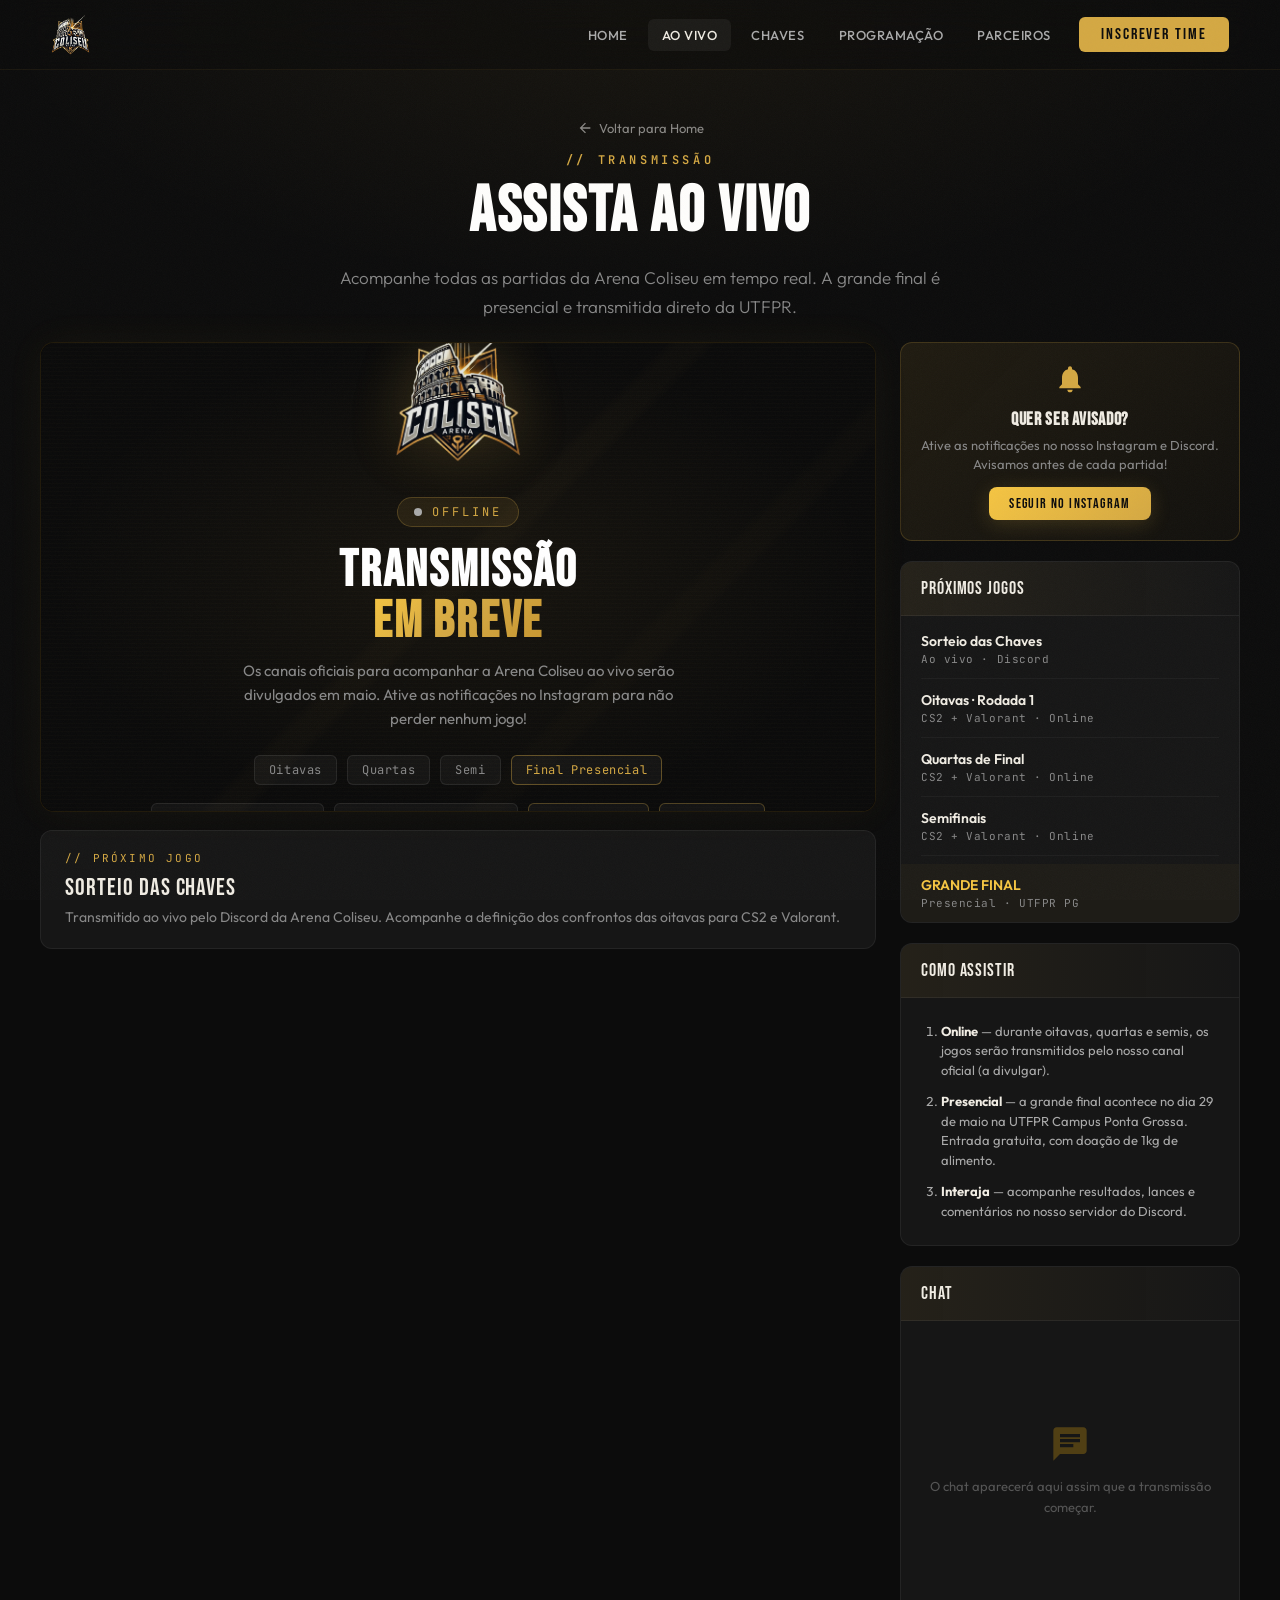
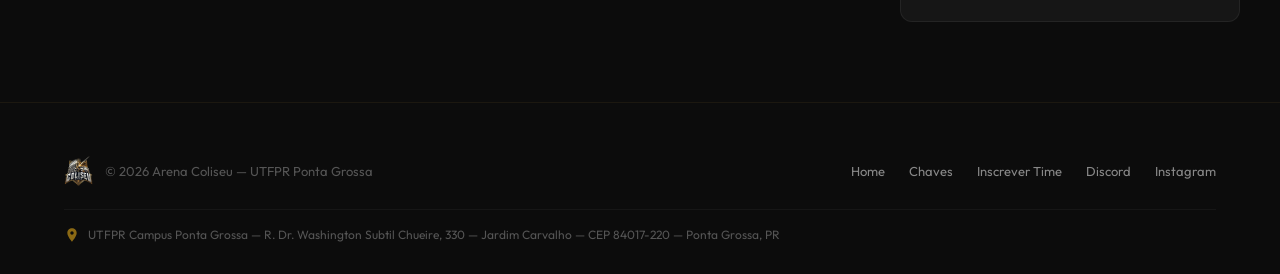
<file: transmissao.html>
<!DOCTYPE html>
<html lang="pt-BR">
<head>
<meta charset="UTF-8">
<meta name="viewport" content="width=device-width, initial-scale=1.0">
<title>Transmissão Ao Vivo — Arena Coliseu</title>
<link rel="stylesheet" href="styles.css">
<style>
.page-hero { text-align: center; padding-bottom: 20px; }

.live-layout {
  max-width: 1400px;
  margin: 0 auto;
  padding: 0 clamp(20px, 4vw, 40px) 80px;
  display: grid;
  grid-template-columns: 1fr 340px;
  gap: 24px;
  align-items: start;
}
@media (max-width: 1024px) {
  .live-layout { grid-template-columns: 1fr; }
}

/* ---- VIDEO PLAYER ---- */
.player-wrap {
  position: relative;
  aspect-ratio: 16/9;
  border-radius: 14px;
  overflow: hidden;
  background: #000;
  border: 1px solid rgba(212,168,67,0.15);
  box-shadow: 0 0 40px rgba(212,168,67,0.05);
}

/* Offline state */
.player-offline {
  position: absolute;
  inset: 0;
  display: flex;
  flex-direction: column;
  align-items: center;
  justify-content: center;
  text-align: center;
  padding: 40px;
  background: radial-gradient(ellipse at center, rgba(212,168,67,0.06), transparent 70%), #0a0a0a;
}
.player-offline::before {
  content: '';
  position: absolute;
  inset: 0;
  background:
    linear-gradient(135deg, transparent 48%, rgba(212,168,67,0.02) 49%, rgba(212,168,67,0.02) 51%, transparent 52%),
    linear-gradient(135deg, transparent 68%, rgba(212,168,67,0.015) 69%, rgba(212,168,67,0.015) 71%, transparent 72%);
  pointer-events: none;
}
.player-offline__scan {
  position: absolute;
  top: 0; left: 0; right: 0; bottom: 0;
  background: repeating-linear-gradient(0deg, transparent, transparent 3px, rgba(212,168,67,0.015) 3px, rgba(212,168,67,0.015) 4px);
  pointer-events: none;
}
.player-offline img {
  width: clamp(90px, 12vw, 130px);
  margin-bottom: 20px;
  opacity: 0.9;
  filter: drop-shadow(0 0 30px rgba(212,168,67,0.25));
  animation: pulseLogo 3s ease-in-out infinite;
}
@keyframes pulseLogo { 0%, 100% { opacity: 0.85; } 50% { opacity: 1; } }

.live-badge {
  display: inline-flex;
  align-items: center;
  gap: 10px;
  padding: 6px 16px;
  border-radius: 100px;
  background: rgba(212,168,67,0.1);
  border: 1px solid rgba(212,168,67,0.25);
  font-family: var(--font-mono);
  font-size: 12px;
  letter-spacing: 0.25em;
  text-transform: uppercase;
  color: var(--gold);
  margin-bottom: 18px;
  position: relative;
  z-index: 1;
}
.live-badge__dot {
  width: 8px;
  height: 8px;
  border-radius: 50%;
  background: #aaa;
}
.live-badge--on {
  background: rgba(233,69,96,0.1);
  border-color: rgba(233,69,96,0.4);
  color: #E94560;
}
.live-badge--on .live-badge__dot {
  background: #E94560;
  animation: dotPulse 1.5s ease-in-out infinite;
}
@keyframes dotPulse {
  0%, 100% { opacity: 1; box-shadow: 0 0 0 0 rgba(233,69,96,0.4); }
  50% { opacity: 0.6; box-shadow: 0 0 0 6px rgba(233,69,96,0); }
}

.player-offline h2 {
  font-family: var(--font-display);
  font-size: clamp(32px, 4vw, 52px);
  color: #fff;
  letter-spacing: 0.04em;
  line-height: 1;
  margin-bottom: 12px;
  position: relative;
  z-index: 1;
}
.player-offline h2 span {
  background: linear-gradient(135deg, var(--gold-bright), var(--gold), var(--gold-deep));
  -webkit-background-clip: text;
  -webkit-text-fill-color: transparent;
  background-clip: text;
}
.player-offline p {
  font-size: 15px;
  color: var(--gray-light);
  max-width: 450px;
  line-height: 1.6;
  position: relative;
  z-index: 1;
}
.player-offline__info {
  display: flex;
  gap: 10px;
  margin-top: 24px;
  flex-wrap: wrap;
  justify-content: center;
  position: relative;
  z-index: 1;
}
.player-offline__info-chip {
  background: rgba(255,255,255,0.04);
  border: 1px solid rgba(255,255,255,0.08);
  border-radius: 6px;
  padding: 6px 14px;
  font-size: 12px;
  color: var(--gray-light);
  font-family: var(--font-mono);
  letter-spacing: 0.05em;
}
.player-offline__info-chip strong { color: var(--white); }

/* ---- PLATFORM BUTTONS (hidden until channel exists) ---- */
.platforms {
  display: flex;
  gap: 10px;
  margin-top: 18px;
  flex-wrap: wrap;
  justify-content: center;
}
.platform-btn {
  display: inline-flex;
  align-items: center;
  gap: 8px;
  padding: 8px 16px;
  border-radius: 6px;
  background: rgba(255,255,255,0.04);
  border: 1px solid rgba(255,255,255,0.08);
  color: var(--gray);
  font-size: 13px;
  font-weight: 500;
  cursor: not-allowed;
  transition: all .3s;
}
.platform-btn.enabled {
  cursor: pointer;
  color: var(--white);
  border-color: rgba(212,168,67,0.3);
}
.platform-btn.enabled:hover { background: rgba(212,168,67,0.08); border-color: var(--gold); transform: translateY(-2px); }
.platform-btn svg { width: 18px; height: 18px; fill: currentColor; }
.platform-btn .disabled-tag {
  font-family: var(--font-mono);
  font-size: 9px;
  letter-spacing: 0.15em;
  text-transform: uppercase;
  color: var(--gold-dim);
  padding: 2px 6px;
  border-radius: 3px;
  background: rgba(212,168,67,0.08);
  margin-left: 4px;
}

/* ---- MATCH INFO BELOW PLAYER ---- */
.match-info {
  margin-top: 18px;
  padding: 20px 24px;
  background: var(--black-card);
  border: 1px solid rgba(255,255,255,0.06);
  border-radius: 12px;
}
.match-info__label {
  font-family: var(--font-mono);
  font-size: 11px;
  letter-spacing: 0.2em;
  text-transform: uppercase;
  color: var(--gold);
  margin-bottom: 8px;
}
.match-info__title {
  font-family: var(--font-display);
  font-size: 24px;
  color: var(--white);
  letter-spacing: 0.04em;
  margin-bottom: 4px;
}
.match-info__desc {
  font-size: 14px;
  color: var(--gray-light);
  line-height: 1.6;
}

/* ---- SIDEBAR ---- */
.side {
  display: flex;
  flex-direction: column;
  gap: 20px;
}
.side-card {
  background: var(--black-card);
  border: 1px solid rgba(255,255,255,0.06);
  border-radius: 12px;
  overflow: hidden;
}
.side-card__header {
  padding: 16px 20px;
  border-bottom: 1px solid rgba(255,255,255,0.06);
  background: linear-gradient(90deg, rgba(212,168,67,0.08), transparent);
}
.side-card__title {
  font-family: var(--font-display);
  font-size: 18px;
  color: var(--white);
  letter-spacing: 0.05em;
}
.side-card__body { padding: 16px 20px; }

/* ---- UPCOMING MATCHES ---- */
.upcoming-item {
  display: flex;
  align-items: center;
  gap: 14px;
  padding: 12px 0;
  border-bottom: 1px solid rgba(255,255,255,0.04);
}
.upcoming-item:last-child { border-bottom: none; }
.upcoming-item__date {
  font-family: var(--font-mono);
  font-size: 11px;
  color: var(--gold);
  letter-spacing: 0.08em;
  min-width: 58px;
  text-align: center;
  line-height: 1.3;
}
.upcoming-item__date strong {
  display: block;
  font-size: 18px;
  color: var(--white);
  font-weight: 700;
}
.upcoming-item__divider {
  width: 1px;
  height: 32px;
  background: rgba(255,255,255,0.08);
}
.upcoming-item__info { flex: 1; min-width: 0; }
.upcoming-item__title {
  font-size: 14px;
  font-weight: 600;
  color: var(--white);
  white-space: nowrap;
  overflow: hidden;
  text-overflow: ellipsis;
}
.upcoming-item__meta {
  font-size: 11px;
  color: var(--gray-light);
  font-family: var(--font-mono);
  letter-spacing: 0.05em;
  margin-top: 2px;
}

/* ---- CHAT PLACEHOLDER ---- */
.chat {
  min-height: 300px;
  display: flex;
  flex-direction: column;
  align-items: center;
  justify-content: center;
  text-align: center;
  padding: 40px 20px;
  color: var(--gray);
  font-size: 13px;
  line-height: 1.6;
}
.chat svg { width: 40px; height: 40px; fill: var(--gold-dim); margin-bottom: 12px; opacity: 0.5; }

/* ---- NOTIFY BOX ---- */
.notify-box {
  background: linear-gradient(135deg, rgba(212,168,67,0.1), rgba(212,168,67,0.03));
  border: 1px solid rgba(212,168,67,0.2);
  border-radius: 12px;
  padding: 20px;
  text-align: center;
}
.notify-box svg { width: 32px; height: 32px; fill: var(--gold); margin-bottom: 10px; }
.notify-box h4 {
  font-family: var(--font-display);
  font-size: 18px;
  color: var(--white);
  letter-spacing: 0.04em;
  margin-bottom: 6px;
}
.notify-box p {
  font-size: 13px;
  color: var(--gray-light);
  line-height: 1.5;
  margin-bottom: 12px;
}

/* ---- HOW TO WATCH ---- */
.how {
  padding: 18px 20px;
}
.how ol { padding-left: 20px; margin: 0; }
.how li {
  padding: 6px 0;
  font-size: 13px;
  color: var(--gray-muted);
  line-height: 1.5;
}
.how li strong { color: var(--white); }
</style>
</head>
<body>

<header class="header" id="header">
  <a href="index.html"><img src="assets/img/logo.png" alt="Arena Coliseu" class="header__logo"></a>
  <nav class="nav" id="nav">
    <a href="index.html" class="nav__link" onclick="closeNav()">Home</a>
    <a href="transmissao.html" class="nav__link active" onclick="closeNav()">Ao Vivo</a>
    <a href="chaves.html" class="nav__link" onclick="closeNav()">Chaves</a>
    <a href="programacao.html" class="nav__link" onclick="closeNav()">Programação</a>
    <a href="index.html#patrocinadores" class="nav__link" onclick="closeNav()">Parceiros</a>
    <a href="inscricao-time.html" class="nav__cta" onclick="closeNav()">Inscrever Time</a>
  </nav>
  <button class="hamburger" id="hamburger" aria-label="Menu"><span></span><span></span><span></span></button>
</header>

<section class="page-hero">
  <a href="index.html" class="page-hero__back" style="justify-content:center;">
    <svg viewBox="0 0 24 24"><path d="M20 11H7.83l5.59-5.59L12 4l-8 8 8 8 1.41-1.41L7.83 13H20v-2z"/></svg>
    Voltar para Home
  </a>
  <div class="section__label">// Transmissão</div>
  <h1 class="section__title">Assista Ao Vivo</h1>
  <p class="section__desc" style="margin:0 auto;">Acompanhe todas as partidas da Arena Coliseu em tempo real. A grande final é presencial e transmitida direto da UTFPR.</p>
</section>

<div class="live-layout">

  <!-- MAIN: PLAYER + MATCH INFO -->
  <div>
    <div class="player-wrap">
      <!-- When live, replace this div with the iframe embed -->
      <div class="player-offline">
        <div class="player-offline__scan"></div>
        <img src="assets/img/logo.png" alt="Arena Coliseu">
        <div class="live-badge">
          <span class="live-badge__dot"></span>
          Offline
        </div>
        <h2>Transmissão<br><span>Em Breve</span></h2>
        <p>Os canais oficiais para acompanhar a Arena Coliseu ao vivo serão divulgados em maio. Ative as notificações no Instagram para não perder nenhum jogo!</p>
        <div class="player-offline__info">
          <span class="player-offline__info-chip">Oitavas</span>
          <span class="player-offline__info-chip">Quartas</span>
          <span class="player-offline__info-chip">Semi</span>
          <span class="player-offline__info-chip" style="border-color:rgba(212,168,67,0.4);color:var(--gold);">Final Presencial</span>
        </div>
        <div class="platforms">
          <span class="platform-btn">
            <svg viewBox="0 0 24 24"><path d="M11.571 4.714h1.715v5.143H11.57zm4.715 0H18v5.143h-1.714zM6 0L1.714 4.286v15.428h5.143V24l4.286-4.286h3.428L22.286 12V0zm14.571 11.143l-3.428 3.428h-3.429l-3 3v-3H6.857V1.714h13.714Z"/></svg>
            Twitch
            <span class="disabled-tag">Em Breve</span>
          </span>
          <span class="platform-btn">
            <svg viewBox="0 0 24 24"><path d="M23.498 6.186a3.016 3.016 0 0 0-2.122-2.136C19.505 3.545 12 3.545 12 3.545s-7.505 0-9.377.505A3.017 3.017 0 0 0 .502 6.186C0 8.07 0 12 0 12s0 3.93.502 5.814a3.016 3.016 0 0 0 2.122 2.136c1.871.505 9.376.505 9.376.505s7.505 0 9.377-.505a3.015 3.015 0 0 0 2.122-2.136C24 15.93 24 12 24 12s0-3.93-.502-5.814zM9.545 15.568V8.432L15.818 12l-6.273 3.568z"/></svg>
            YouTube
            <span class="disabled-tag">Em Breve</span>
          </span>
          <a href="https://www.instagram.com/arn_coliseu/" target="_blank" class="platform-btn enabled">
            <svg viewBox="0 0 24 24"><path d="M12 2.163c3.204 0 3.584.012 4.85.07 3.252.148 4.771 1.691 4.919 4.919.058 1.265.069 1.645.069 4.849 0 3.205-.012 3.584-.069 4.849-.149 3.225-1.664 4.771-4.919 4.919-1.266.058-1.644.07-4.85.07-3.204 0-3.584-.012-4.849-.07-3.26-.149-4.771-1.699-4.919-4.92-.058-1.265-.07-1.644-.07-4.849 0-3.204.013-3.583.07-4.849.149-3.227 1.664-4.771 4.919-4.919 1.266-.057 1.645-.069 4.849-.069zM12 0C8.741 0 8.333.014 7.053.072 2.695.272.273 2.69.073 7.052.014 8.333 0 8.741 0 12c0 3.259.014 3.668.072 4.948.2 4.358 2.618 6.78 6.98 6.98C8.333 23.986 8.741 24 12 24c3.259 0 3.668-.014 4.948-.072 4.354-.2 6.782-2.618 6.979-6.98.059-1.28.073-1.689.073-4.948 0-3.259-.014-3.667-.072-4.947-.196-4.354-2.617-6.78-6.979-6.98C15.668.014 15.259 0 12 0zm0 5.838a6.162 6.162 0 1 0 0 12.324 6.162 6.162 0 0 0 0-12.324zM12 16a4 4 0 1 1 0-8 4 4 0 0 1 0 8zm6.406-11.845a1.44 1.44 0 1 0 0 2.881 1.44 1.44 0 0 0 0-2.881z"/></svg>
            Instagram
          </a>
          <a href="https://discord.gg/GpRnUt4UHT" target="_blank" class="platform-btn enabled">
            <svg viewBox="0 -28.5 256 256"><path d="M216.856 16.597A208.502 208.502 0 00164.042 0c-2.275 4.113-4.933 9.645-6.766 14.046-19.692-2.961-39.203-2.961-58.533 0-1.832-4.4-4.55-9.933-6.846-14.046a207.809 207.809 0 00-52.855 16.638C5.618 67.147-3.443 116.4 1.087 164.956c22.169 16.555 43.653 26.612 64.775 33.193a161.094 161.094 0 0013.89-22.985 136.166 136.166 0 01-21.846-10.632 108.636 108.636 0 005.356-4.237c42.122 19.702 87.89 19.702 129.51 0 1.751 1.46 3.543 2.88 5.355 4.237a136.07 136.07 0 01-21.886 10.653c4.006 8.02 8.638 15.67 13.862 22.965 21.142-6.58 42.646-16.637 64.815-33.213 5.316-56.288-9.08-105.09-38.056-148.36zM85.474 135.095c-12.645 0-23.015-11.805-23.015-26.18s10.149-26.2 23.015-26.2c12.867 0 23.236 11.804 23.015 26.2.02 14.375-10.148 26.18-23.015 26.18zm85.051 0c-12.645 0-23.014-11.805-23.014-26.18s10.148-26.2 23.014-26.2 23.236 11.804 23.015 26.2c0 14.375-10.148 26.18-23.015 26.18z"/></svg>
            Discord
          </a>
        </div>
      </div>
      <!-- END offline state -->

      <!--
        Quando o canal estiver ativo, substitua o <div class="player-offline">...</div>
        pelo embed abaixo (TWITCH):

        <iframe src="https://player.twitch.tv/?channel=SEU_CANAL&parent=arena-coliseu.vercel.app"
                height="100%" width="100%" frameborder="0" scrolling="no" allowfullscreen="true">
        </iframe>

        Ou YOUTUBE:
        <iframe src="https://www.youtube.com/embed/live_stream?channel=SEU_CANAL_ID"
                width="100%" height="100%" frameborder="0" allow="autoplay; encrypted-media" allowfullscreen>
        </iframe>
      -->
    </div>

    <!-- CURRENT MATCH -->
    <div class="match-info">
      <div class="match-info__label">// Próximo Jogo</div>
      <div class="match-info__title">Sorteio das Chaves</div>
      <div class="match-info__desc">Transmitido ao vivo pelo Discord da Arena Coliseu. Acompanhe a definição dos confrontos das oitavas para CS2 e Valorant.</div>
    </div>
  </div>

  <!-- SIDEBAR -->
  <aside class="side">

    <!-- Notify -->
    <div class="notify-box">
      <svg viewBox="0 0 24 24"><path d="M12 22c1.1 0 2-.9 2-2h-4c0 1.1.89 2 2 2zm6-6v-5c0-3.07-1.64-5.64-4.5-6.32V4c0-.83-.67-1.5-1.5-1.5s-1.5.67-1.5 1.5v.68C7.63 5.36 6 7.92 6 11v5l-2 2v1h16v-1l-2-2z"/></svg>
      <h4>Quer ser avisado?</h4>
      <p>Ative as notificações no nosso Instagram e Discord. Avisamos antes de cada partida!</p>
      <a href="https://www.instagram.com/arn_coliseu/" target="_blank" class="btn btn--primary btn--small" style="display:inline-flex;width:auto;padding:8px 20px;">Seguir no Instagram</a>
    </div>

    <!-- Upcoming -->
    <div class="side-card">
      <div class="side-card__header">
        <div class="side-card__title">Próximos Jogos</div>
      </div>
      <div class="side-card__body" style="padding-top:4px;padding-bottom:4px;">
        <div class="upcoming-item">
          <div class="upcoming-item__info">
            <div class="upcoming-item__title">Sorteio das Chaves</div>
            <div class="upcoming-item__meta">Ao vivo · Discord</div>
          </div>
        </div>
        <div class="upcoming-item">
          <div class="upcoming-item__info">
            <div class="upcoming-item__title">Oitavas · Rodada 1</div>
            <div class="upcoming-item__meta">CS2 + Valorant · Online</div>
          </div>
        </div>
        <div class="upcoming-item">
          <div class="upcoming-item__info">
            <div class="upcoming-item__title">Quartas de Final</div>
            <div class="upcoming-item__meta">CS2 + Valorant · Online</div>
          </div>
        </div>
        <div class="upcoming-item">
          <div class="upcoming-item__info">
            <div class="upcoming-item__title">Semifinais</div>
            <div class="upcoming-item__meta">CS2 + Valorant · Online</div>
          </div>
        </div>
        <div class="upcoming-item" style="background:rgba(212,168,67,0.04);margin:8px -20px -4px;padding:12px 20px;border-bottom:none;">
          <div class="upcoming-item__info">
            <div class="upcoming-item__title" style="color:var(--gold-bright);">GRANDE FINAL</div>
            <div class="upcoming-item__meta">Presencial · UTFPR PG</div>
          </div>
        </div>
      </div>
    </div>

    <!-- How to watch -->
    <div class="side-card">
      <div class="side-card__header">
        <div class="side-card__title">Como Assistir</div>
      </div>
      <div class="how">
        <ol>
          <li><strong>Online</strong> — durante oitavas, quartas e semis, os jogos serão transmitidos pelo nosso canal oficial (a divulgar).</li>
          <li><strong>Presencial</strong> — a grande final acontece no dia 29 de maio na UTFPR Campus Ponta Grossa. Entrada gratuita, com doação de 1kg de alimento.</li>
          <li><strong>Interaja</strong> — acompanhe resultados, lances e comentários no nosso servidor do Discord.</li>
        </ol>
      </div>
    </div>

    <!-- Chat placeholder -->
    <div class="side-card">
      <div class="side-card__header">
        <div class="side-card__title">Chat</div>
      </div>
      <div class="chat">
        <svg viewBox="0 0 24 24"><path d="M20 2H4c-1.1 0-1.99.9-1.99 2L2 22l4-4h14c1.1 0 2-.9 2-2V4c0-1.1-.9-2-2-2zM6 9h12v2H6V9zm8 5H6v-2h8v2zm4-6H6V6h12v2z"/></svg>
        O chat aparecerá aqui assim que a transmissão começar.
      </div>
    </div>

  </aside>
</div>

<footer class="footer">
  <div class="footer__top">
    <div class="footer__brand">
      <img src="assets/img/logo.png" alt="Arena Coliseu" class="footer__logo">
      <span class="footer__copy">&copy; 2026 Arena Coliseu — UTFPR Ponta Grossa</span>
    </div>
    <div class="footer__links">
      <a href="index.html" class="footer__link">Home</a>
      <a href="chaves.html" class="footer__link">Chaves</a>
      <a href="inscricao-time.html" class="footer__link">Inscrever Time</a>
      <a href="https://discord.gg/GpRnUt4UHT" target="_blank" class="footer__link">Discord</a>
      <a href="https://www.instagram.com/arn_coliseu/" target="_blank" class="footer__link">Instagram</a>
    </div>
  </div>
  <div class="footer__location">
    <svg viewBox="0 0 24 24"><path d="M12 2C8.13 2 5 5.13 5 9c0 5.25 7 13 7 13s7-7.75 7-13c0-3.87-3.13-7-7-7zm0 9.5c-1.38 0-2.5-1.12-2.5-2.5s1.12-2.5 2.5-2.5 2.5 1.12 2.5 2.5-1.12 2.5-2.5 2.5z"/></svg>
    <span>UTFPR Campus Ponta Grossa — R. Dr. Washington Subtil Chueire, 330 — Jardim Carvalho — CEP 84017-220 — Ponta Grossa, PR</span>
  </div>
</footer>

<script>
const header=document.getElementById('header');window.addEventListener('scroll',()=>{header.classList.toggle('scrolled',window.scrollY>50)});
const hamburger=document.getElementById('hamburger'),nav=document.getElementById('nav');hamburger.addEventListener('click',()=>{hamburger.classList.toggle('active');nav.classList.toggle('open');document.body.style.overflow=nav.classList.contains('open')?'hidden':'';});function closeNav(){hamburger.classList.remove('active');nav.classList.remove('open');document.body.style.overflow='';}
</script>
</body>
</html>
</file>
<file: styles.css>
/* ============================================
   ARENA COLISEU - SHARED STYLES
   ============================================ */
@import url('https://fonts.googleapis.com/css2?family=Bebas+Neue&family=Outfit:wght@300;400;500;600;700&family=JetBrains+Mono:wght@400;600&display=swap');

:root {
  --gold: #D4A843;
  --gold-bright: #F5C542;
  --gold-deep: #C8962E;
  --gold-dim: #8B6914;
  --black: #0C0C0C;
  --black-light: #111111;
  --black-card: #161616;
  --black-elevated: #1A1A1A;
  --gray-dark: #2A2A2A;
  --gray: #555;
  --gray-light: #888;
  --gray-muted: #aaa;
  --white: #F0ECE3;
  --white-pure: #fff;
  --red-error: #E74C3C;
  --green-ok: #2ECC71;
  --discord: #5865F2;
  --font-display: 'Bebas Neue', sans-serif;
  --font-body: 'Outfit', sans-serif;
  --font-mono: 'JetBrains Mono', monospace;
  --ease-out-expo: cubic-bezier(0.16, 1, 0.3, 1);
  --ease-out-back: cubic-bezier(0.34, 1.56, 0.64, 1);
  --header-h: 70px;
}
*, *::before, *::after { box-sizing: border-box; margin: 0; padding: 0; }
html { scroll-behavior: smooth; scrollbar-width: thin; scrollbar-color: var(--gold-dim) var(--black); }
body { font-family: var(--font-body); background: var(--black); color: var(--white); overflow-x: hidden; -webkit-font-smoothing: antialiased; }
::-webkit-scrollbar { width: 8px; }
::-webkit-scrollbar-track { background: var(--black); }
::-webkit-scrollbar-thumb { background: var(--gold-dim); border-radius: 4px; }
::selection { background: var(--gold); color: var(--black); }
img { display: block; max-width: 100%; }
a { color: inherit; text-decoration: none; }
button { font-family: inherit; cursor: pointer; border: none; }
input, textarea, select { font-family: inherit; }

/* Grain */
body::before {
  content: ''; position: fixed; inset: 0; z-index: 9999; pointer-events: none; opacity: 0.03;
  background-image: url("data:image/svg+xml,%3Csvg viewBox='0 0 256 256' xmlns='http://www.w3.org/2000/svg'%3E%3Cfilter id='n'%3E%3CfeTurbulence type='fractalNoise' baseFrequency='0.9' numOctaves='4' stitchTiles='stitch'/%3E%3C/filter%3E%3Crect width='100%25' height='100%25' filter='url(%23n)'/%3E%3C/svg%3E");
  background-repeat: repeat; background-size: 200px;
}

/* Reveal animations */
[data-reveal] { opacity: 0; transform: translateY(40px); transition: opacity 0.8s var(--ease-out-expo), transform 0.8s var(--ease-out-expo); }
[data-reveal].revealed { opacity: 1; transform: translateY(0); }
[data-reveal="left"] { transform: translateX(-50px); }
[data-reveal="left"].revealed { transform: translateX(0); }
[data-reveal="right"] { transform: translateX(50px); }
[data-reveal="right"].revealed { transform: translateX(0); }
[data-reveal="scale"] { transform: scale(0.9); }
[data-reveal="scale"].revealed { transform: scale(1); }

/* ---- HEADER ---- */
.header {
  position: fixed; top: 0; left: 0; right: 0; z-index: 1000; height: var(--header-h);
  display: flex; align-items: center; justify-content: space-between;
  padding: 0 clamp(20px, 4vw, 60px);
  background: rgba(12,12,12,0.6); backdrop-filter: blur(20px) saturate(1.5);
  border-bottom: 1px solid rgba(212,168,67,0.08);
  transition: background 0.4s, box-shadow 0.4s;
}
.header.scrolled { background: rgba(12,12,12,0.92); box-shadow: 0 4px 30px rgba(0,0,0,0.5); }
.header__logo { height: 48px; transition: transform 0.3s var(--ease-out-back); }
.header__logo:hover { transform: scale(1.06); }
.nav { display: flex; align-items: center; gap: 6px; }
.nav__link {
  font-size: 13px; font-weight: 500; letter-spacing: 0.04em; text-transform: uppercase;
  color: var(--gray-muted); padding: 8px 14px; border-radius: 6px; transition: color 0.25s, background 0.25s;
}
.nav__link:hover, .nav__link.active { color: var(--white); background: rgba(255,255,255,0.05); }
.nav__cta {
  font-family: var(--font-display); font-size: 16px; letter-spacing: 0.12em;
  color: var(--black); background: var(--gold); padding: 8px 22px; border-radius: 6px;
  margin-left: 8px; transition: background 0.25s, transform 0.25s, box-shadow 0.25s;
}
.nav__cta:hover { background: var(--gold-bright); transform: translateY(-1px); box-shadow: 0 4px 20px rgba(212,168,67,0.3); }
.hamburger { display: none; background: none; border: none; width: 32px; height: 24px; position: relative; z-index: 1001; }
.hamburger span { display: block; width: 100%; height: 2px; background: var(--gold); position: absolute; left: 0; transition: 0.3s var(--ease-out-expo); }
.hamburger span:nth-child(1) { top: 0; }
.hamburger span:nth-child(2) { top: 50%; transform: translateY(-50%); }
.hamburger span:nth-child(3) { bottom: 0; }
.hamburger.active span:nth-child(1) { top: 50%; transform: translateY(-50%) rotate(45deg); }
.hamburger.active span:nth-child(2) { opacity: 0; }
.hamburger.active span:nth-child(3) { bottom: 50%; transform: translateY(50%) rotate(-45deg); }
@media (max-width: 900px) {
  .hamburger { display: block; }
  .nav { position: fixed; inset: 0; background: rgba(12,12,12,0.97); backdrop-filter: blur(20px); flex-direction: column; justify-content: center; gap: 12px; opacity: 0; pointer-events: none; transition: opacity 0.4s; }
  .nav.open { opacity: 1; pointer-events: all; }
  .nav__link { font-size: 18px; padding: 12px 24px; }
  .nav__cta { font-size: 22px; padding: 14px 36px; margin: 12px 0 0; }
}

/* ---- BUTTONS ---- */
.btn {
  display: inline-flex; align-items: center; gap: 8px; font-family: var(--font-display);
  font-size: 18px; letter-spacing: 0.1em; padding: 14px 36px; border-radius: 8px;
  transition: all 0.3s var(--ease-out-expo); position: relative; overflow: hidden;
}
.btn--primary { color: var(--black); background: linear-gradient(135deg, var(--gold-bright), var(--gold)); box-shadow: 0 4px 20px rgba(212,168,67,0.2); }
.btn--primary:hover { box-shadow: 0 8px 40px rgba(212,168,67,0.35); transform: translateY(-2px); }
.btn--outline { color: var(--gold); background: transparent; border: 1px solid rgba(212,168,67,0.3); }
.btn--outline:hover { background: rgba(212,168,67,0.08); border-color: var(--gold); transform: translateY(-2px); }
.btn--discord { color: #fff; background: var(--discord); }
.btn--discord:hover { background: #4752c4; transform: translateY(-2px); box-shadow: 0 4px 20px rgba(88,101,242,0.3); }
.btn--small { font-size: 14px; padding: 10px 20px; }
.btn--ghost { color: var(--gray-light); background: transparent; border: 1px solid rgba(255,255,255,0.1); }
.btn--ghost:hover { color: var(--white); border-color: rgba(255,255,255,0.2); background: rgba(255,255,255,0.03); }

/* ---- SECTIONS ---- */
.section { padding: clamp(60px, 10vw, 120px) clamp(20px, 5vw, 80px); position: relative; }
.section--alt { background: var(--black-light); border-top: 1px solid rgba(212,168,67,0.06); border-bottom: 1px solid rgba(212,168,67,0.06); }
.section__label { font-family: var(--font-mono); font-size: 12px; font-weight: 600; letter-spacing: 0.3em; text-transform: uppercase; color: var(--gold); margin-bottom: 12px; }
.section__title { font-family: var(--font-display); font-size: clamp(36px, 6vw, 64px); letter-spacing: 0.03em; line-height: 1; color: var(--white-pure); margin-bottom: 20px; }
.section__desc { font-size: clamp(15px, 1.8vw, 17px); color: var(--gray-light); max-width: 600px; line-height: 1.7; font-weight: 300; }
.gold-line { width: 60px; height: 2px; background: linear-gradient(90deg, var(--gold), transparent); margin: 16px 0; }

/* ---- FORMS ---- */
.form__group { margin-bottom: 18px; }
.form__label { display: block; font-size: 13px; font-weight: 600; letter-spacing: 0.05em; text-transform: uppercase; color: var(--gray-light); margin-bottom: 8px; }
.form__label--required::after { content: ' *'; color: var(--gold); }
.form__input, .form__textarea { width: 100%; padding: 14px 16px; background: var(--black-card); border: 1px solid rgba(255,255,255,0.08); border-radius: 8px; color: var(--white); font-size: 15px; transition: border-color 0.3s, box-shadow 0.3s; outline: none; }
.form__input:focus, .form__textarea:focus { border-color: var(--gold); box-shadow: 0 0 0 3px rgba(212,168,67,0.1); }
.form__input::placeholder { color: var(--gray); }
.form__textarea { resize: vertical; min-height: 100px; }
.form__row { display: grid; grid-template-columns: 1fr 1fr; gap: 16px; }
@media (max-width: 600px) { .form__row { grid-template-columns: 1fr; } }

/* Custom select */
.custom-select { position: relative; }
.custom-select__trigger {
  width: 100%; padding: 14px 16px; padding-right: 44px;
  background: var(--black-card); border: 1px solid rgba(255,255,255,0.08); border-radius: 8px;
  color: var(--white); font-size: 15px; cursor: pointer; transition: border-color 0.3s, box-shadow 0.3s;
  user-select: none; position: relative;
}
.custom-select__trigger::after { content: ''; position: absolute; right: 16px; top: 50%; transform: translateY(-50%); border: 5px solid transparent; border-top-color: var(--gold); }
.custom-select__trigger.placeholder { color: var(--gray); }
.custom-select__trigger:focus, .custom-select__trigger.open { border-color: var(--gold); box-shadow: 0 0 0 3px rgba(212,168,67,0.1); }
.custom-select__dropdown {
  position: absolute; top: calc(100% + 4px); left: 0; right: 0; z-index: 50;
  background: var(--black-elevated); border: 1px solid rgba(212,168,67,0.2); border-radius: 8px;
  overflow: hidden; display: none; box-shadow: 0 12px 40px rgba(0,0,0,0.5);
}
.custom-select__dropdown.open { display: block; }
.custom-select__option { padding: 14px 16px; font-size: 15px; color: var(--gray-light); cursor: pointer; transition: background 0.2s, color 0.2s; display: flex; align-items: center; gap: 10px; }
.custom-select__option:hover { background: rgba(212,168,67,0.1); color: var(--gold); }
.custom-select__option.selected { color: var(--gold); background: rgba(212,168,67,0.05); }
.custom-select__option img { height: 18px; }

/* File upload */
.form__file-upload {
  display: flex; flex-direction: column; align-items: center; justify-content: center;
  width: 100%; min-height: 120px; padding: 30px 20px;
  border: 2px dashed rgba(212,168,67,0.25); border-radius: 12px;
  cursor: pointer; transition: border-color 0.3s, background 0.3s; text-align: center; position: relative;
}
.form__file-upload:hover { border-color: var(--gold); background: rgba(212,168,67,0.03); }
.form__file-upload input[type="file"] { position: absolute; inset: 0; opacity: 0; cursor: pointer; }
.form__file-upload__text { font-size: 14px; color: var(--gray-light); }
.form__file-upload__text strong { color: var(--gold); }
.form__file-upload.has-file { border-color: var(--green-ok); border-style: solid; }

/* Success */
.form__success { display: none; text-align: center; padding: 60px 20px; }
.form__success.show { display: block; }
.form__success h3 { font-family: var(--font-display); font-size: 36px; color: var(--gold); margin: 16px 0 10px; }
.form__success p { font-size: 16px; color: var(--gray-light); max-width: 400px; margin: 0 auto; }

/* Info box */
.info-box {
  display: flex; align-items: flex-start; gap: 16px;
  padding: 18px 20px; border-radius: 12px; margin: 20px 0; font-size: 14px;
}
.info-box--gold { background: rgba(212,168,67,0.08); border: 1px solid rgba(212,168,67,0.2); color: var(--gold); }
.info-box--discord { background: rgba(88,101,242,0.08); border: 1px solid rgba(88,101,242,0.2); color: #8b96f0; }
.info-box--food { background: rgba(46,204,113,0.08); border: 1px solid rgba(46,204,113,0.2); color: #7dcea0; }
.info-box svg, .info-box .icon { width: 24px; height: 24px; flex-shrink: 0; margin-top: 2px; }
.info-box strong { color: var(--white); }

/* Icon helper */
.icon { display: inline-flex; align-items: center; justify-content: center; }
.icon svg { width: 1em; height: 1em; fill: currentColor; }

/* Wizard */
.wizard-steps { display: flex; align-items: center; gap: 0; margin: 30px 0 24px; flex-wrap: wrap; }
.wizard-step { display: flex; align-items: center; gap: 8px; padding: 8px 12px; font-size: 13px; font-weight: 500; color: var(--gray); transition: color 0.3s; }
.wizard-step.active { color: var(--gold); }
.wizard-step.done { color: var(--green-ok); }
.wizard-step__num {
  width: 28px; height: 28px; border-radius: 50%; display: flex; align-items: center; justify-content: center;
  font-family: var(--font-display); font-size: 14px; border: 2px solid var(--gray-dark); transition: all 0.3s;
}
.wizard-step.active .wizard-step__num { border-color: var(--gold); background: var(--gold); color: var(--black); }
.wizard-step.done .wizard-step__num { border-color: var(--green-ok); background: var(--green-ok); color: var(--black); }
.wizard-step__line { width: 16px; height: 2px; background: var(--gray-dark); flex-shrink: 0; }
.wizard-step__line.done { background: var(--green-ok); }
.wizard-page { display: none; }
.wizard-page.active { display: block; }
.wizard-nav { display: flex; gap: 12px; margin-top: 24px; }
.wizard-nav .btn { flex: 1; justify-content: center; }
@media (max-width: 600px) { .wizard-step { padding: 6px 6px; font-size: 11px; } .wizard-step__label { display: none; } }

/* Player header */
.player-header { display: flex; align-items: center; gap: 12px; margin-bottom: 20px; }
.player-header__badge { width: 40px; height: 40px; border-radius: 50%; display: flex; align-items: center; justify-content: center; font-family: var(--font-display); font-size: 18px; }
.player-header__badge--captain { background: var(--gold); color: var(--black); }
.player-header__badge--player { background: var(--gray-dark); color: var(--gray-light); }
.player-header__info h4 { font-size: 16px; color: var(--white); font-weight: 600; }
.player-header__info small { font-size: 12px; color: var(--gold); }

/* ---- SPONSORS CAROUSEL ---- */
.sponsors-carousel { margin-top: 50px; overflow: hidden; position: relative; }
.sponsors-carousel::before, .sponsors-carousel::after { content: ''; position: absolute; top: 0; bottom: 0; width: 80px; z-index: 2; pointer-events: none; }
.sponsors-carousel::before { left: 0; background: linear-gradient(to right, var(--black), transparent); }
.sponsors-carousel::after { right: 0; background: linear-gradient(to left, var(--black), transparent); }
.section--alt .sponsors-carousel::before { background: linear-gradient(to right, var(--black-light), transparent); }
.section--alt .sponsors-carousel::after { background: linear-gradient(to left, var(--black-light), transparent); }
.sponsors-track { display: flex; gap: 50px; align-items: center; animation: scrollCarousel 25s linear infinite; width: max-content; }
.sponsors-track:hover { animation-play-state: paused; }
@keyframes scrollCarousel { 0% { transform: translateX(0); } 100% { transform: translateX(-50%); } }
.sponsor-logo-img { width: 170px; height: 90px; object-fit: contain; opacity: 0.55; filter: grayscale(0.3) brightness(1.5); transition: opacity 0.3s, filter 0.3s, transform 0.3s; flex-shrink: 0; }
.sponsor-logo-img:hover { opacity: 1; filter: grayscale(0) brightness(1); transform: scale(1.08); }
.sponsor-logo-img[src*="hotel-pax"],
.sponsor-logo-img[src*="logo-goblin"],
.sponsor-logo-img[src*="logo-leadzy"],
.sponsor-logo-img[src*="logo-proem"],
.sponsor-logo-img[src*="logo-publiflow"],
.sponsor-logo-img[src*="logo-inovaweek"] { transform: scale(1.35); }
.sponsor-logo-img[src*="hotel-pax"]:hover,
.sponsor-logo-img[src*="logo-goblin"]:hover,
.sponsor-logo-img[src*="logo-leadzy"]:hover,
.sponsor-logo-img[src*="logo-proem"]:hover,
.sponsor-logo-img[src*="logo-publiflow"]:hover,
.sponsor-logo-img[src*="logo-inovaweek"]:hover { transform: scale(1.45); }
.sponsor-logo-img[src*="unimed"],
.sponsor-logo-img[src*="Sicredi"],
.sponsor-logo-img[src*="pg.png"],
.sponsor-logo-img[src*="comtur"] { transform: scale(0.85); }
.sponsor-logo-img[src*="unimed"]:hover,
.sponsor-logo-img[src*="Sicredi"]:hover,
.sponsor-logo-img[src*="pg.png"]:hover,
.sponsor-logo-img[src*="comtur"]:hover { transform: scale(0.95); }

/* ---- FOOTER ---- */
.footer {
  padding: 50px clamp(20px, 5vw, 80px) 30px; border-top: 1px solid rgba(212,168,67,0.08);
  display: flex; flex-direction: column; gap: 20px;
}
.footer__top { display: flex; justify-content: space-between; align-items: center; flex-wrap: wrap; gap: 20px; }
.footer__brand { display: flex; align-items: center; gap: 12px; }
.footer__logo { height: 36px; }
.footer__copy { font-size: 13px; color: var(--gray); }
.footer__links { display: flex; gap: 24px; flex-wrap: wrap; }
.footer__link { font-size: 13px; color: var(--gray-light); transition: color 0.25s; }
.footer__link:hover { color: var(--gold); }
.footer__location {
  display: flex; align-items: flex-start; gap: 8px;
  padding-top: 16px; border-top: 1px solid rgba(255,255,255,0.04);
  font-size: 12px; color: var(--gray); line-height: 1.5;
}
.footer__location svg { width: 16px; height: 16px; fill: var(--gold-dim); flex-shrink: 0; margin-top: 1px; }

/* ---- PAGE HEADER (for sub-pages) ---- */
.page-hero {
  padding: calc(var(--header-h) + 50px) clamp(20px, 5vw, 80px) 50px;
  position: relative;
}
.page-hero::before {
  content: ''; position: absolute; top: 0; left: 50%; transform: translateX(-50%);
  width: 120%; height: 100%; background: radial-gradient(ellipse at center top, rgba(212,168,67,0.06) 0%, transparent 60%); pointer-events: none;
}
.page-hero__back {
  display: inline-flex; align-items: center; gap: 6px; font-size: 13px; color: var(--gray-light);
  margin-bottom: 16px; transition: color 0.25s;
}
.page-hero__back:hover { color: var(--gold); }
.page-hero__back svg { width: 16px; height: 16px; fill: currentColor; }

@media (max-width: 500px) {
  .section__title { font-size: 32px; }
  .btn { padding: 12px 24px; font-size: 16px; }
}
</style>
</file>
